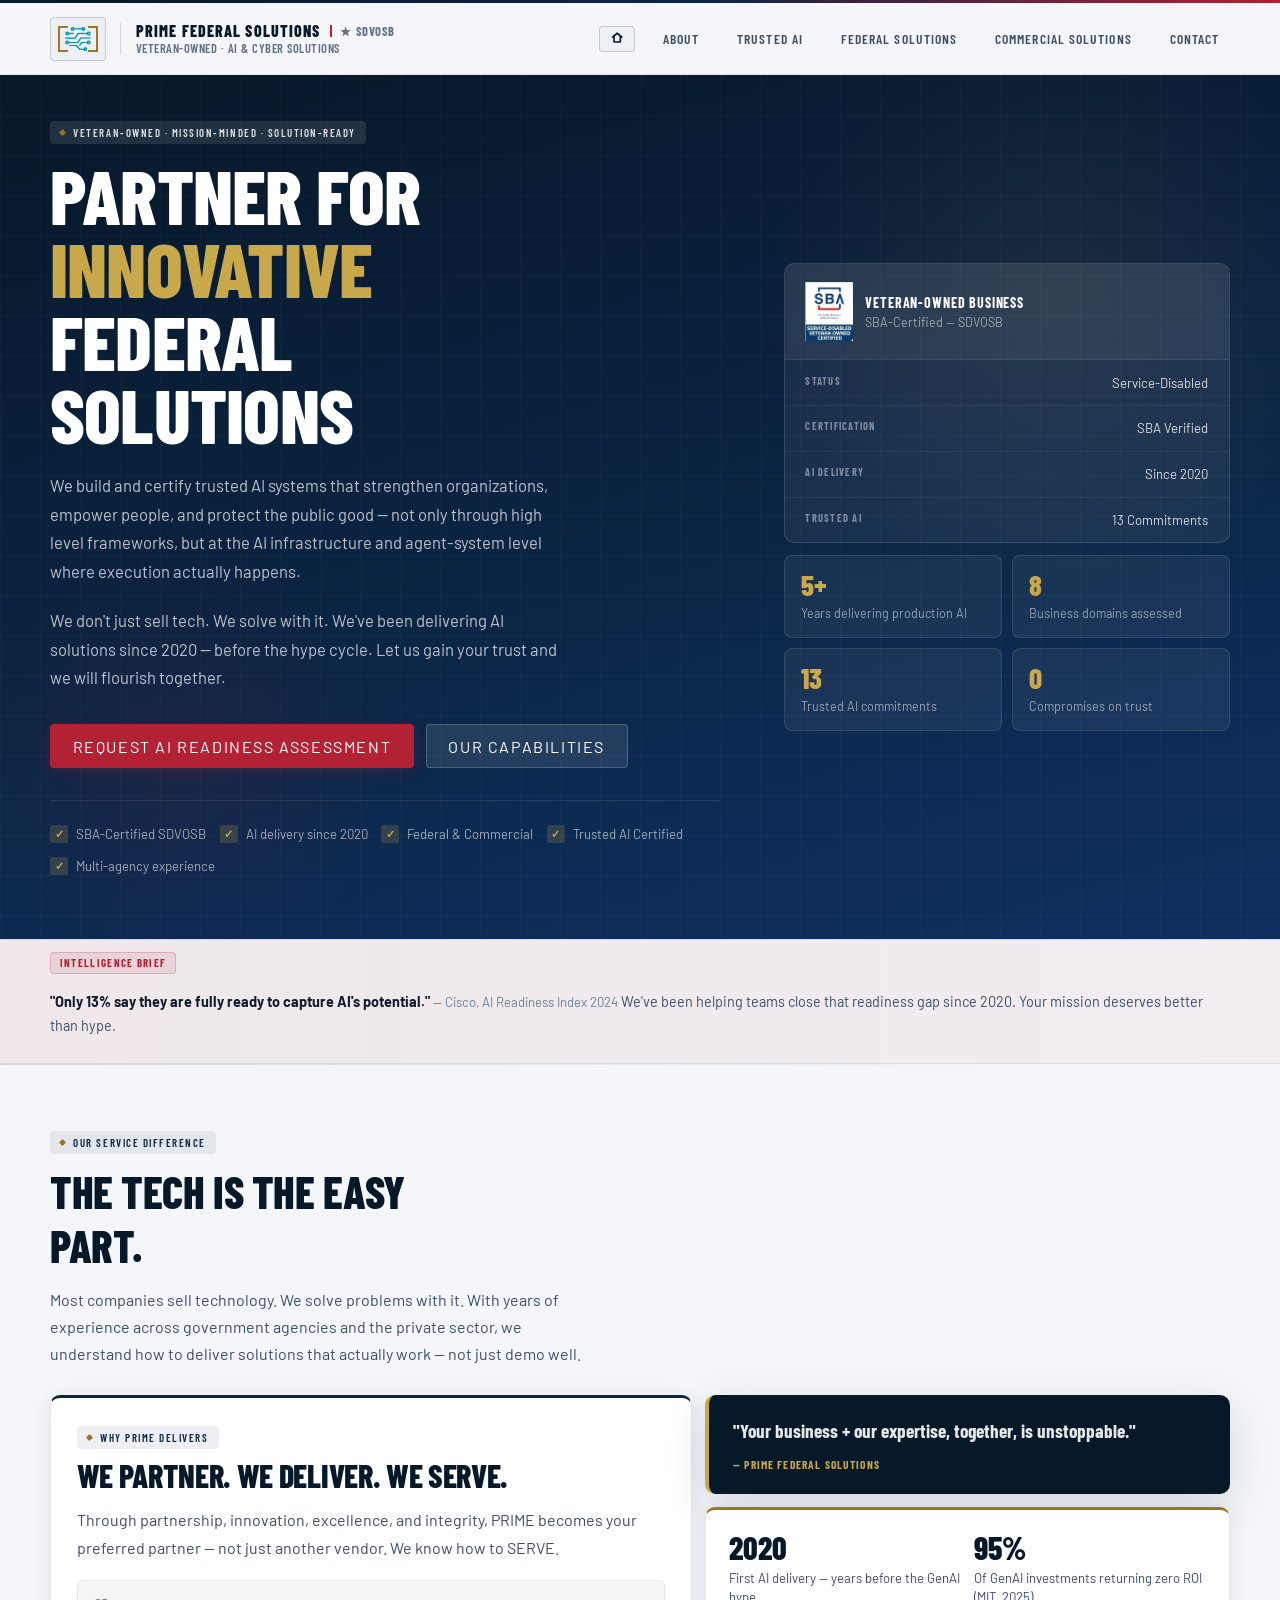
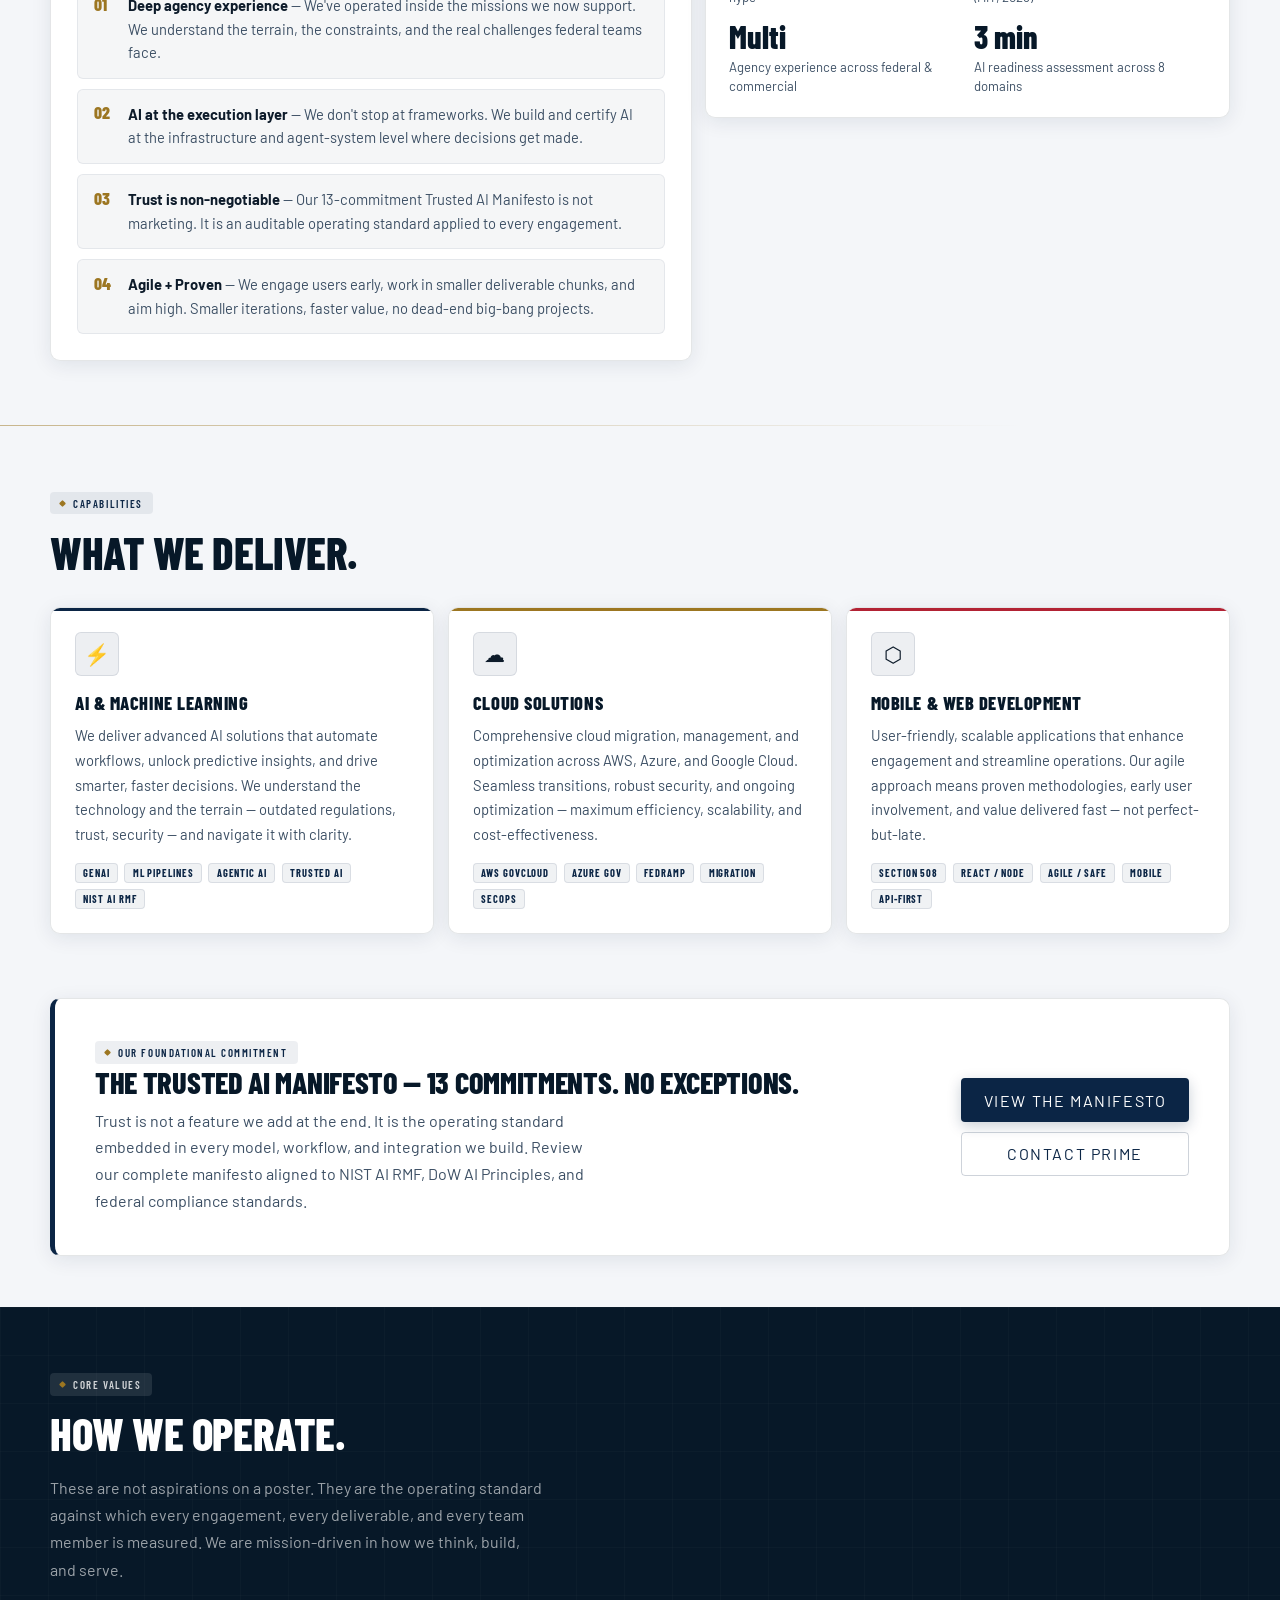
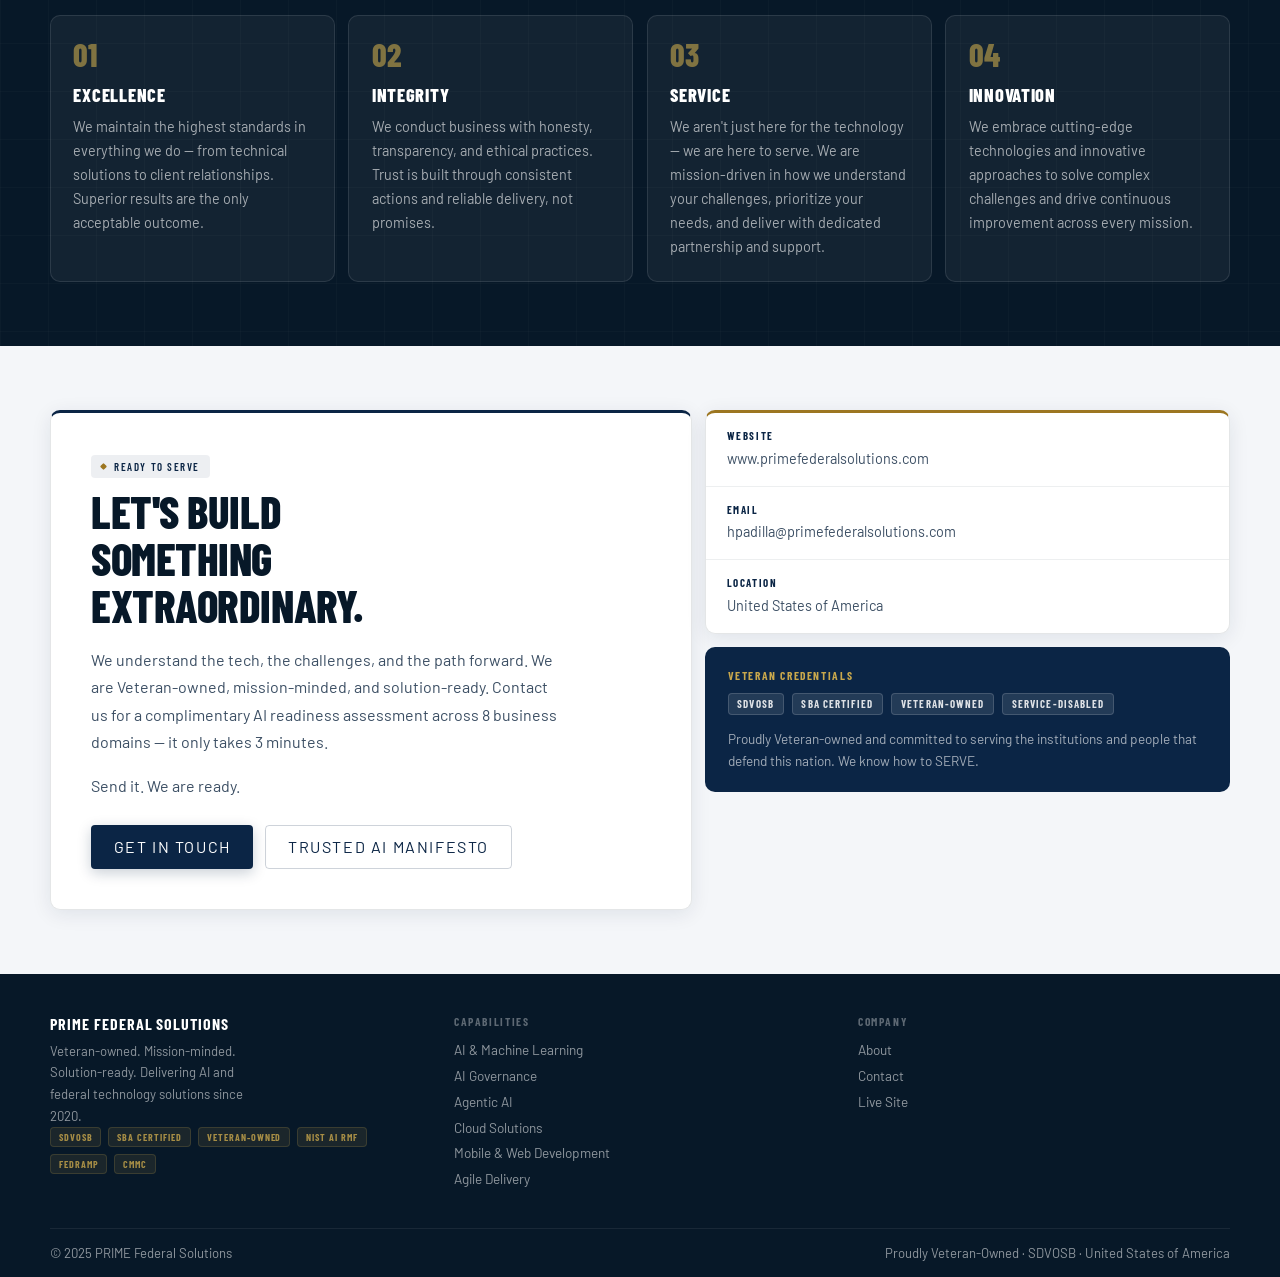
<file: index.html>
<!DOCTYPE html>
<html lang="en">
  <head>
    <meta charset="UTF-8" />
    <meta name="viewport" content="width=device-width, initial-scale=1.0" />
    <title>PRIME Federal Solutions | Veteran-Owned AI &amp; Federal Technology Partner</title>
    <meta
      name="description"
      content="PRIME Federal Solutions — SBA-certified SDVOSB delivering AI, cloud, and software solutions for federal agencies since 2020. Veteran-owned. Mission-minded. Solution-ready."
    />
    <link rel="preconnect" href="https://fonts.googleapis.com" />
    <link rel="preconnect" href="https://fonts.gstatic.com" crossorigin />
    <link
      href="https://fonts.googleapis.com/css2?family=Barlow+Condensed:wght@600;700;800&family=Barlow:ital,wght@0,400;0,500;0,600;1,400&display=swap"
      rel="stylesheet"
    />
    <link rel="stylesheet" href="css/prime.css" />
    <script src="https://identity.netlify.com/v1/netlify-identity-widget.js"></script>
  </head>
  <body data-page="home" data-content-section="home">
    <div class="header-stripe"></div>
    <header class="site-header" id="top">
      <div class="shell header-row">
        <a class="brand" href="index.html" aria-label="PRIME Federal Solutions home">
          <span class="brand-logo-wrap">
            <img src="assets/prime-logo-light-bground.png" alt="PRIME Federal Solutions logo" />
          </span>
          <div class="brand-divider"></div>
          <div class="brand-mark">
            <div class="brand-name-row">
              <strong>PRIME Federal Solutions</strong>
              <span class="brand-sdvosb-inline">SDVOSB</span>
            </div>
            <span class="brand-tagline" data-content-text="site_tagline">Veteran-Owned · AI &amp; Cyber Solutions</span>
          </div>
        </a>

        <button class="nav-toggle" type="button" aria-expanded="false" aria-controls="header-nav">&#9776;</button>

        <nav class="header-nav" id="header-nav" aria-label="Primary navigation">
          <a class="nav-home-badge" href="index.html" aria-label="Home">
            <svg class="nav-home-icon" viewBox="0 0 16 16" aria-hidden="true">
              <path d="M2.75 6.75L8 2.5l5.25 4.25" />
              <path d="M4.5 6.25v6h7v-6" />
            </svg>
          </a>
          <a href="about.html">About</a>
          <a href="trustedai/index.html">Trusted AI</a>
          <a href="federal-solutions.html">Federal Solutions</a>
          <a href="commercial-solutions.html">Commercial Solutions</a>
          <a href="contact.html">Contact</a>
        </nav>
      </div>
    </header>

    <main>
      <section class="hero hero--tight-top" id="overview">
        <div class="hero-grid-bg"></div>
        <div class="shell hero-inner">
          <div class="hero-copy">
            <div class="eyebrow" style="background:rgba(255,255,255,0.1); color:rgba(255,255,255,0.85);" data-content-text="eyebrow">
              Veteran-Owned · Mission-Minded · Solution-Ready
            </div>
            <h1 data-content-html="hero_heading">Partner for<br/><em>Innovative</em> Federal Solutions</h1>
            <p data-content-text="hero_p1">
              We build and certify AI systems that strengthen organizations, empower people, and protect the public good — not only through frameworks, but at the AI infrastructure and agent-system level where execution actually happens.
            </p>
            <p data-content-text="hero_p2">
              We don't just sell tech. We solve with it. We've been delivering AI solutions since 2020 — before the hype cycle. Let us gain your trust and we will flourish together.
            </p>

            <div class="hero-cta">
              <a class="button button-red" href="contact.html" data-content-text="cta_primary">Request AI Readiness Assessment</a>
              <a class="button" style="background:rgba(255,255,255,0.1); border-color:rgba(255,255,255,0.2); color:#fff;" href="federal-solutions.html" data-content-text="cta_secondary">Our Capabilities</a>
            </div>

            <div class="hero-proof" data-content-list="proof_items" data-content-item-class="proof-item" data-content-item-tag="div">
              <div class="proof-item">SBA-Certified SDVOSB</div>
              <div class="proof-item">AI delivery since 2020</div>
              <div class="proof-item">Federal &amp; Commercial</div>
              <div class="proof-item">Trusted AI Certified</div>
              <div class="proof-item">Multi-agency experience</div>
            </div>
          </div>

          <aside class="hero-aside">
            <div class="vet-card">
              <div class="vet-card-header">
                <div class="vet-icon vet-icon--badge">
                  <img src="assets/SBVOC Badge.jpeg" alt="SBVOC badge" />
                </div>
                <div class="vet-card-header-text">
                  <strong>Veteran-Owned Business</strong>
                  <span>SBA-Certified — SDVOSB</span>
                </div>
              </div>
              <div class="vet-card-rows">
                <div class="vet-row">
                  <span class="vet-row-label">Status</span>
                  <span class="vet-row-value">Service-Disabled</span>
                </div>
                <div class="vet-row">
                  <span class="vet-row-label">Certification</span>
                  <span class="vet-row-value">SBA Verified</span>
                </div>
                <div class="vet-row">
                  <span class="vet-row-label">AI Delivery</span>
                  <span class="vet-row-value">Since 2020</span>
                </div>
                <div class="vet-row">
                  <span class="vet-row-label">Trusted AI</span>
                  <span class="vet-row-value">13 Commitments</span>
                </div>
              </div>
            </div>

            <div class="stat-cards">
              <div class="hero-stat">
                <strong data-content-text="stat1_number">3+</strong>
                <span data-content-text="stat1_label">Years delivering production AI</span>
              </div>
              <div class="hero-stat">
                <strong data-content-text="stat2_number">8</strong>
                <span data-content-text="stat2_label">Business domains assessed</span>
              </div>
              <div class="hero-stat">
                <strong data-content-text="stat3_number">13</strong>
                <span data-content-text="stat3_label">Trusted AI commitments</span>
              </div>
              <div class="hero-stat">
                <strong data-content-text="stat4_number">0</strong>
                <span data-content-text="stat4_label">Compromises on trust</span>
              </div>
            </div>
          </aside>
        </div>
      </section>

      <div class="alert-banner">
        <div class="shell alert-inner">
          <span class="alert-tag" data-content-text="alert_tag">Intelligence Brief</span>
          <p class="alert-text">
            <strong data-content-text="alert_quote">"Only 13% say they are fully ready to capture AI's potential."</strong>
            <cite data-content-text="alert_cite"> — Cisco, AI Readiness Index 2024</cite>
            <span data-content-text="alert_cta">We've been helping organizations close that readiness gap since 2020. Your mission deserves better than hype.</span>
          </p>
        </div>
      </div>

      <hr class="rule-navy" />

      <section class="section" id="solutions">
        <div class="shell">
          <div class="section-header-row">
            <div class="section-header" style="margin-bottom:0;">
              <div class="eyebrow">Our Service Difference</div>
              <h2>The Tech Is the Easy Part.</h2>
              <p>Most companies sell technology. We solve problems with it. With years of experience across government agencies and the private sector, we understand how to deliver solutions that actually work — not just demo well.</p>
            </div>
          </div>

          <div class="diff-grid">
            <div class="diff-main">
              <div class="eyebrow">Why PRIME Delivers</div>
              <h3>We Partner. We Deliver. We Serve.</h3>
              <p>
                Through partnership, innovation, excellence, and integrity, PRIME becomes your preferred partner — not just another vendor. We know how to SERVE.
              </p>

              <div class="diff-list">
                <div class="diff-item">
                  <span class="diff-num">01</span>
                  <p><strong>Deep agency experience</strong> — We've operated inside the missions we now support. We understand the terrain, the constraints, and the real challenges federal teams face.</p>
                </div>
                <div class="diff-item">
                  <span class="diff-num">02</span>
                  <p><strong>AI at the execution layer</strong> — We don't stop at frameworks. We build and certify AI at the infrastructure and agent-system level where decisions get made.</p>
                </div>
                <div class="diff-item">
                  <span class="diff-num">03</span>
                  <p><strong>Trust is non-negotiable</strong> — Our 13-commitment Trusted AI Manifesto is not marketing. It is an auditable operating standard applied to every engagement.</p>
                </div>
                <div class="diff-item">
                  <span class="diff-num">04</span>
                  <p><strong>Agile + Proven</strong> — We engage users early, work in smaller deliverable chunks, and aim high. Smaller iterations, faster value, no dead-end big-bang projects.</p>
                </div>
              </div>
            </div>

            <div class="diff-aside">
              <div class="diff-quote">
                <blockquote>"Your business + our expertise, together, is unstoppable."</blockquote>
                <cite>— PRIME Federal Solutions</cite>
              </div>
              <div class="diff-years">
                <div class="diff-year-stat">
                  <strong>2020</strong>
                  <span>First AI delivery — years before the GenAI hype</span>
                </div>
                <div class="diff-year-stat">
                  <strong>95%</strong>
                  <span>Of GenAI investments returning zero ROI (MIT, 2025)</span>
                </div>
                <div class="diff-year-stat">
                  <strong>Multi</strong>
                  <span>Agency experience across federal &amp; commercial</span>
                </div>
                <div class="diff-year-stat">
                  <strong>3 min</strong>
                  <span>AI readiness assessment across 8 domains</span>
                </div>
              </div>
            </div>
          </div>
        </div>
      </section>

      <hr class="rule-gold" />

      <section class="section" id="services">
        <div class="shell">
          <div class="section-header-row">
            <div class="section-header" style="margin-bottom:0;">
              <div class="eyebrow">Capabilities</div>
              <h2>What We Deliver.</h2>
            </div>
          </div>

          <div class="services-grid">
            <div class="service-card">
              <div class="service-icon">&#9889;</div>
              <h3>AI &amp; Machine Learning</h3>
              <p>
                We deliver advanced AI solutions that automate workflows, unlock predictive insights, and drive smarter, faster decisions. We understand the technology and the terrain — outdated regulations, trust, security — and navigate it with clarity.
              </p>
              <div class="service-tags">
                <span class="tag">GenAI</span>
                <span class="tag">ML Pipelines</span>
                <span class="tag">Agentic AI</span>
                <span class="tag">Trusted AI</span>
                <span class="tag">NIST AI RMF</span>
              </div>
            </div>

            <div class="service-card">
              <div class="service-icon">&#9729;</div>
              <h3>Cloud Solutions</h3>
              <p>
                Comprehensive cloud migration, management, and optimization across AWS, Azure, and Google Cloud. Seamless transitions, robust security, and ongoing optimization — maximum efficiency, scalability, and cost-effectiveness.
              </p>
              <div class="service-tags">
                <span class="tag">AWS GovCloud</span>
                <span class="tag">Azure Gov</span>
                <span class="tag">FedRAMP</span>
                <span class="tag">Migration</span>
                <span class="tag">SecOps</span>
              </div>
            </div>

            <div class="service-card">
              <div class="service-icon">&#11041;</div>
              <h3>Mobile &amp; Web Development</h3>
              <p>
                User-friendly, scalable applications that enhance engagement and streamline operations. Our agile approach means proven methodologies, early user involvement, and value delivered fast — not perfect-but-late.
              </p>
              <div class="service-tags">
                <span class="tag">Section 508</span>
                <span class="tag">React / Node</span>
                <span class="tag">Agile / SAFe</span>
                <span class="tag">Mobile</span>
                <span class="tag">API-first</span>
              </div>
            </div>
          </div>
        </div>
      </section>

      <div style="padding: 0 0 clamp(2rem, 4vw, 3.5rem);">
        <div class="shell">
          <div class="trustedai-cta">
            <div>
              <div class="eyebrow">Our Foundational Commitment</div>
              <h3>The Trusted AI Manifesto — 13 Commitments. No Exceptions.</h3>
              <p>
                Trust is not a feature we add at the end. It is the operating standard embedded in every model, workflow, and integration we build. Review our complete manifesto aligned to NIST AI RMF, DoW AI Principles, and federal compliance standards.
              </p>
            </div>
            <div class="trustedai-cta-actions">
              <a class="button button-primary" href="trustedai/index.html">View the Manifesto</a>
              <a class="button button-ghost" href="contact.html">Contact PRIME</a>
            </div>
          </div>
        </div>
      </div>

      <section class="values-section" id="values">
        <div class="shell values-inner">
          <div class="values-header">
            <div class="eyebrow" style="background:rgba(255,255,255,0.1); color:rgba(255,255,255,0.8);">Core Values</div>
            <h2>How We Operate.</h2>
            <p>These are not aspirations on a poster. They are the operating standard against which every engagement, every deliverable, and every team member is measured. We are mission-driven in how we think, build, and serve.</p>
          </div>

          <div class="values-grid">
            <div class="value-card">
              <div class="value-num">01</div>
              <h3>Excellence</h3>
              <p>We maintain the highest standards in everything we do — from technical solutions to client relationships. Superior results are the only acceptable outcome.</p>
            </div>
            <div class="value-card">
              <div class="value-num">02</div>
              <h3>Integrity</h3>
              <p>We conduct business with honesty, transparency, and ethical practices. Trust is built through consistent actions and reliable delivery, not promises.</p>
            </div>
            <div class="value-card">
              <div class="value-num">03</div>
              <h3>Service</h3>
              <p>We aren't just here for the technology — we are here to serve. We are mission-driven in how we understand your challenges, prioritize your needs, and deliver with dedicated partnership and support.</p>
            </div>
            <div class="value-card">
              <div class="value-num">04</div>
              <h3>Innovation</h3>
              <p>We embrace cutting-edge technologies and innovative approaches to solve complex challenges and drive continuous improvement across every mission.</p>
            </div>
          </div>
        </div>
      </section>

      <section class="contact-section" id="contact">
        <div class="shell contact-grid">
          <div class="contact-main">
            <div class="eyebrow">Ready to Serve</div>
            <h2>Let's Build Something Extraordinary.</h2>
            <p>
              We understand the tech, the challenges, and the path forward. We are Veteran-owned, mission-minded, and solution-ready. Contact us for a complimentary AI readiness assessment across 8 business domains — it only takes 3 minutes.
            </p>
            <p>Send it. We are ready.</p>
            <div class="contact-actions">
              <a class="button button-primary" href="contact.html">Get in Touch</a>
              <a class="button button-ghost" href="trustedai/index.html">Trusted AI Manifesto</a>
            </div>
          </div>

          <div class="contact-aside-panel">
            <div class="contact-info-card">
              <div class="info-row">
                <strong>Website</strong>
                <a href="https://www.primefederalsolutions.com">www.primefederalsolutions.com</a>
              </div>
              <div class="info-row">
                <strong>Email</strong>
                <a href="mailto:hpadilla@primefederalsolutions.com">hpadilla@primefederalsolutions.com</a>
              </div>
              <div class="info-row">
                <strong>Location</strong>
                <span>United States of America</span>
              </div>
            </div>

            <div class="contact-vet-card">
              <strong>Veteran Credentials</strong>
              <div class="vet-certs">
                <span class="vet-cert">SDVOSB</span>
                <span class="vet-cert">SBA Certified</span>
                <span class="vet-cert">Veteran-Owned</span>
                <span class="vet-cert">Service-Disabled</span>
              </div>
              <p>Proudly Veteran-owned and committed to serving the institutions and people that defend this nation. We know how to SERVE.</p>
            </div>
          </div>
        </div>
      </section>
    </main>

    <footer class="site-footer">
      <div class="shell">
        <div class="footer-main">
          <div class="footer-brand">
            <strong>PRIME Federal Solutions</strong>
            <p>Veteran-owned. Mission-minded. Solution-ready. Delivering AI and federal technology solutions since 2020.</p>
            <div class="footer-creds">
              <span class="footer-cred">SDVOSB</span>
              <span class="footer-cred">SBA Certified</span>
              <span class="footer-cred">Veteran-Owned</span>
              <span class="footer-cred">NIST AI RMF</span>
              <span class="footer-cred">FedRAMP</span>
              <span class="footer-cred">CMMC</span>
            </div>
          </div>

          <div class="footer-col">
            <h4>Capabilities</h4>
            <a href="index.html#solutions">AI &amp; Machine Learning</a>
            <a href="index.html#solutions">AI Governance</a>
            <a href="index.html#solutions">Agentic AI</a>
            <a href="index.html#solutions">Cloud Solutions</a>
            <a href="index.html#solutions">Mobile &amp; Web Development</a>
            <a href="index.html#solutions">Agile Delivery</a>
          </div>

          <div class="footer-col">
            <h4>Company</h4>
            <a href="about.html">About</a>
            <a href="contact.html">Contact</a>
            <a href="https://www.primefederalsolutions.com">Live Site</a>
          </div>
        </div>

        <div class="footer-bottom">
          <span>© 2025 PRIME Federal Solutions</span>
          <span>Proudly Veteran-Owned · SDVOSB · United States of America</span>
        </div>
      </div>
    </footer>

    <script src="/js/site-content.js"></script>
    <script>
      (function() {
        var header = document.querySelector(".site-header");
        var navToggle = document.querySelector(".nav-toggle");
        if (navToggle && header) {
          navToggle.addEventListener("click", function() {
            var isOpen = header.getAttribute("data-open") === "true";
            header.setAttribute("data-open", String(!isOpen));
            navToggle.setAttribute("aria-expanded", String(!isOpen));
          });
        }
      })();
    </script>
    <script>
      // Netlify Identity redirect helper
      if (window.netlifyIdentity) {
        window.netlifyIdentity.on("init", user => {
          if (!user) {
            window.netlifyIdentity.on("login", () => { document.location.href = "/admin/"; });
          }
        });
      }
    </script>
  </body>
</html>
</file>
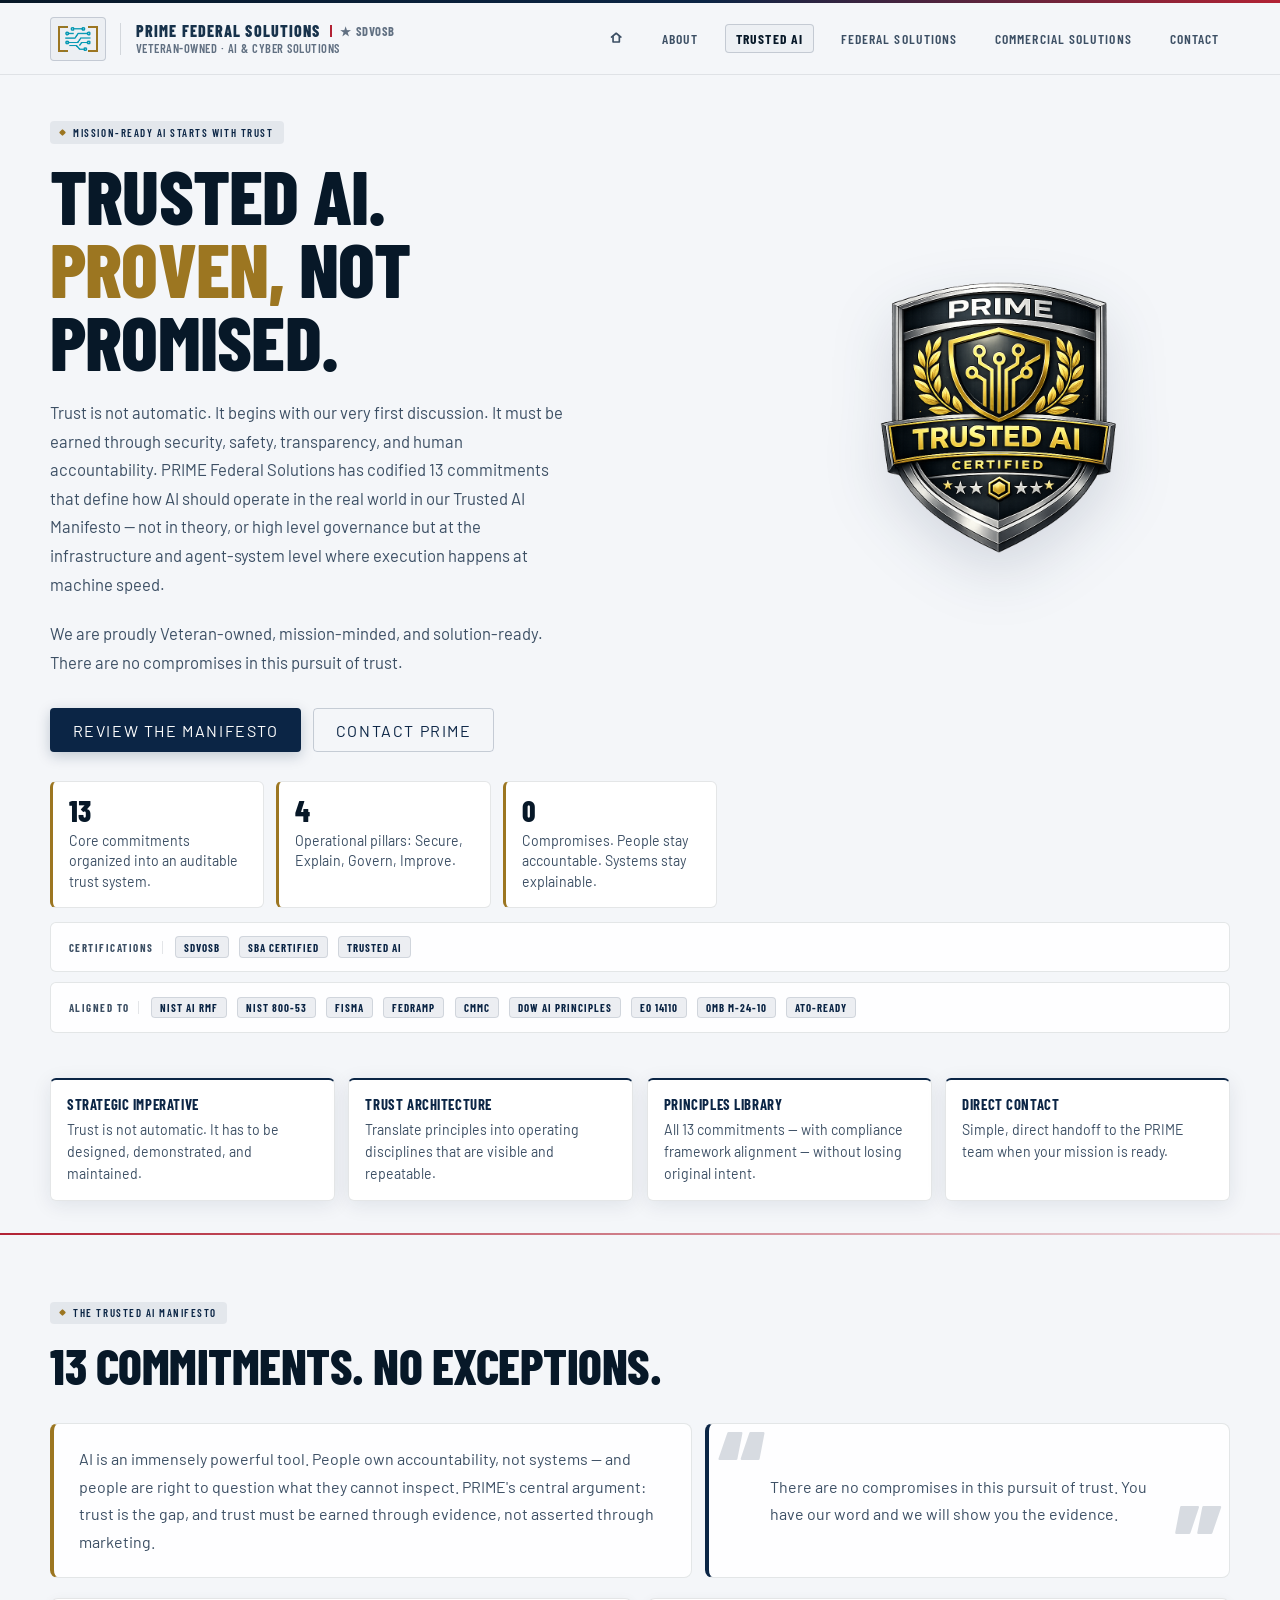
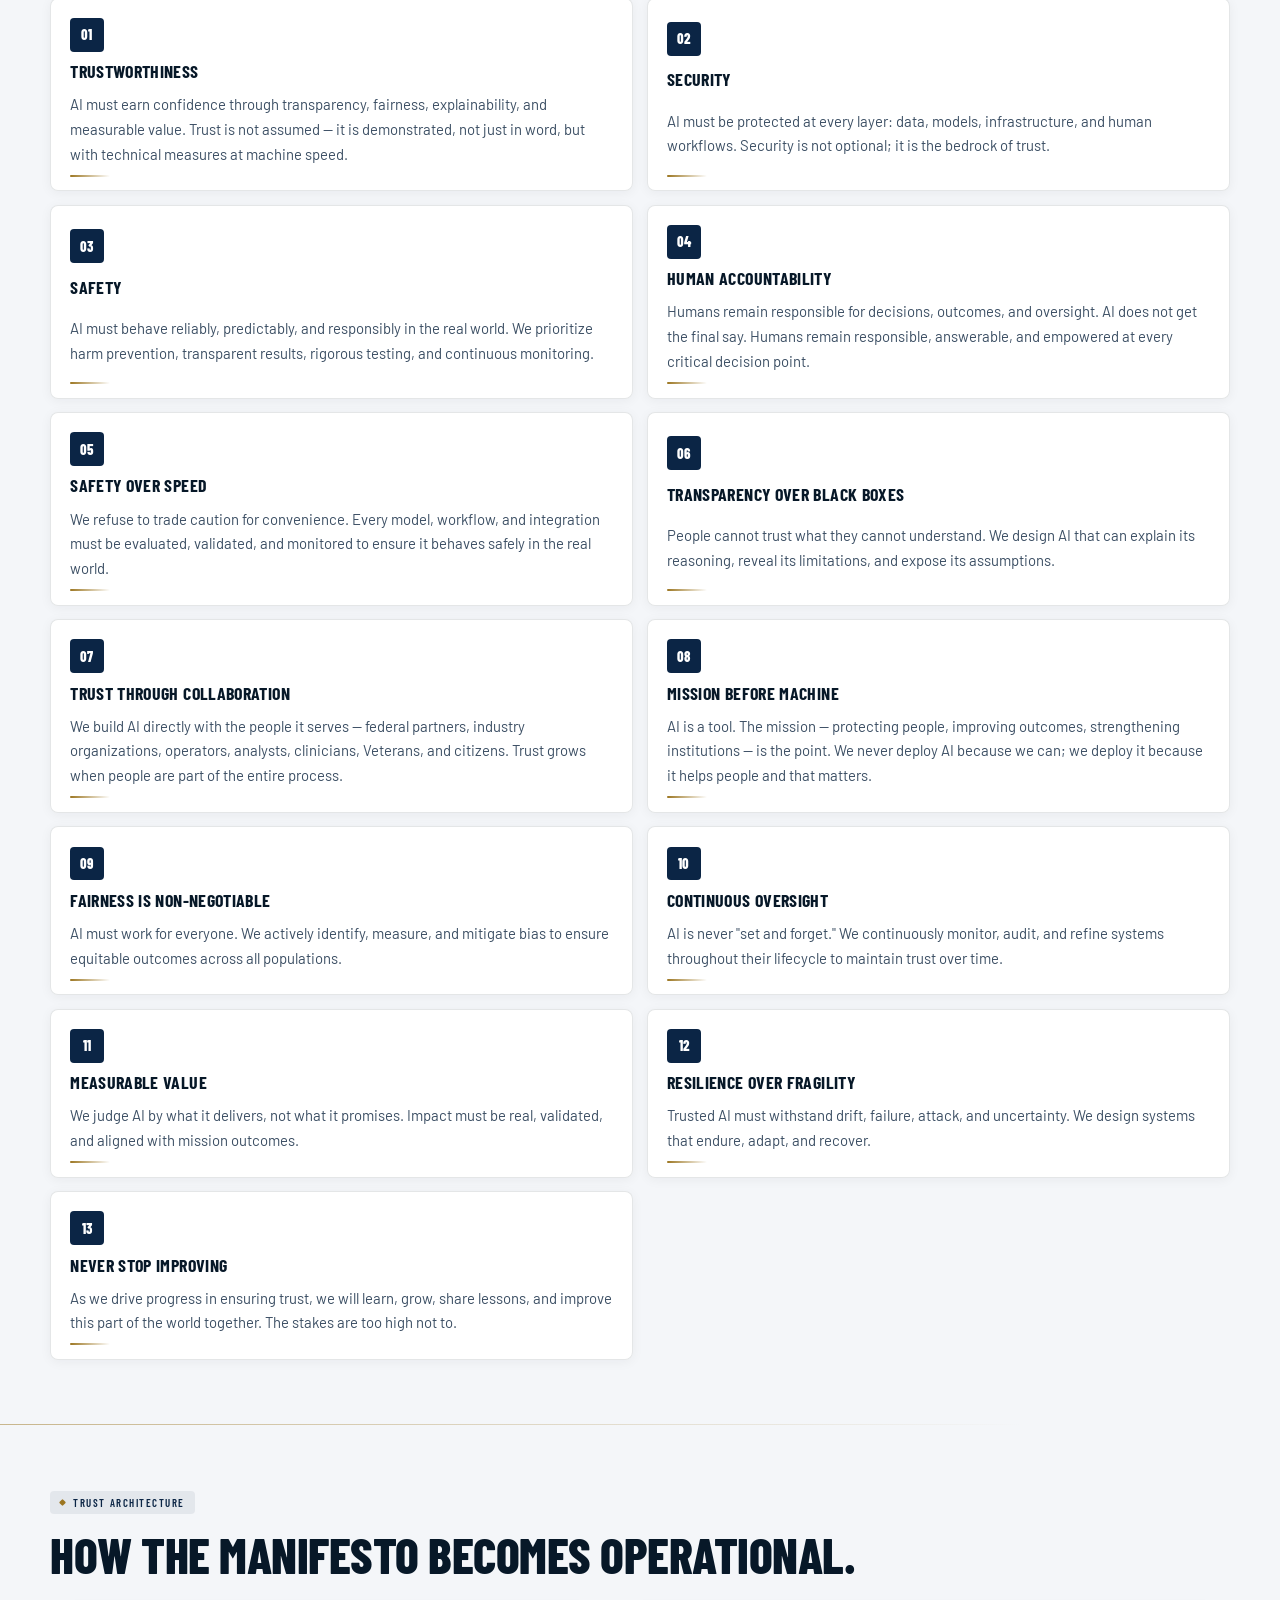
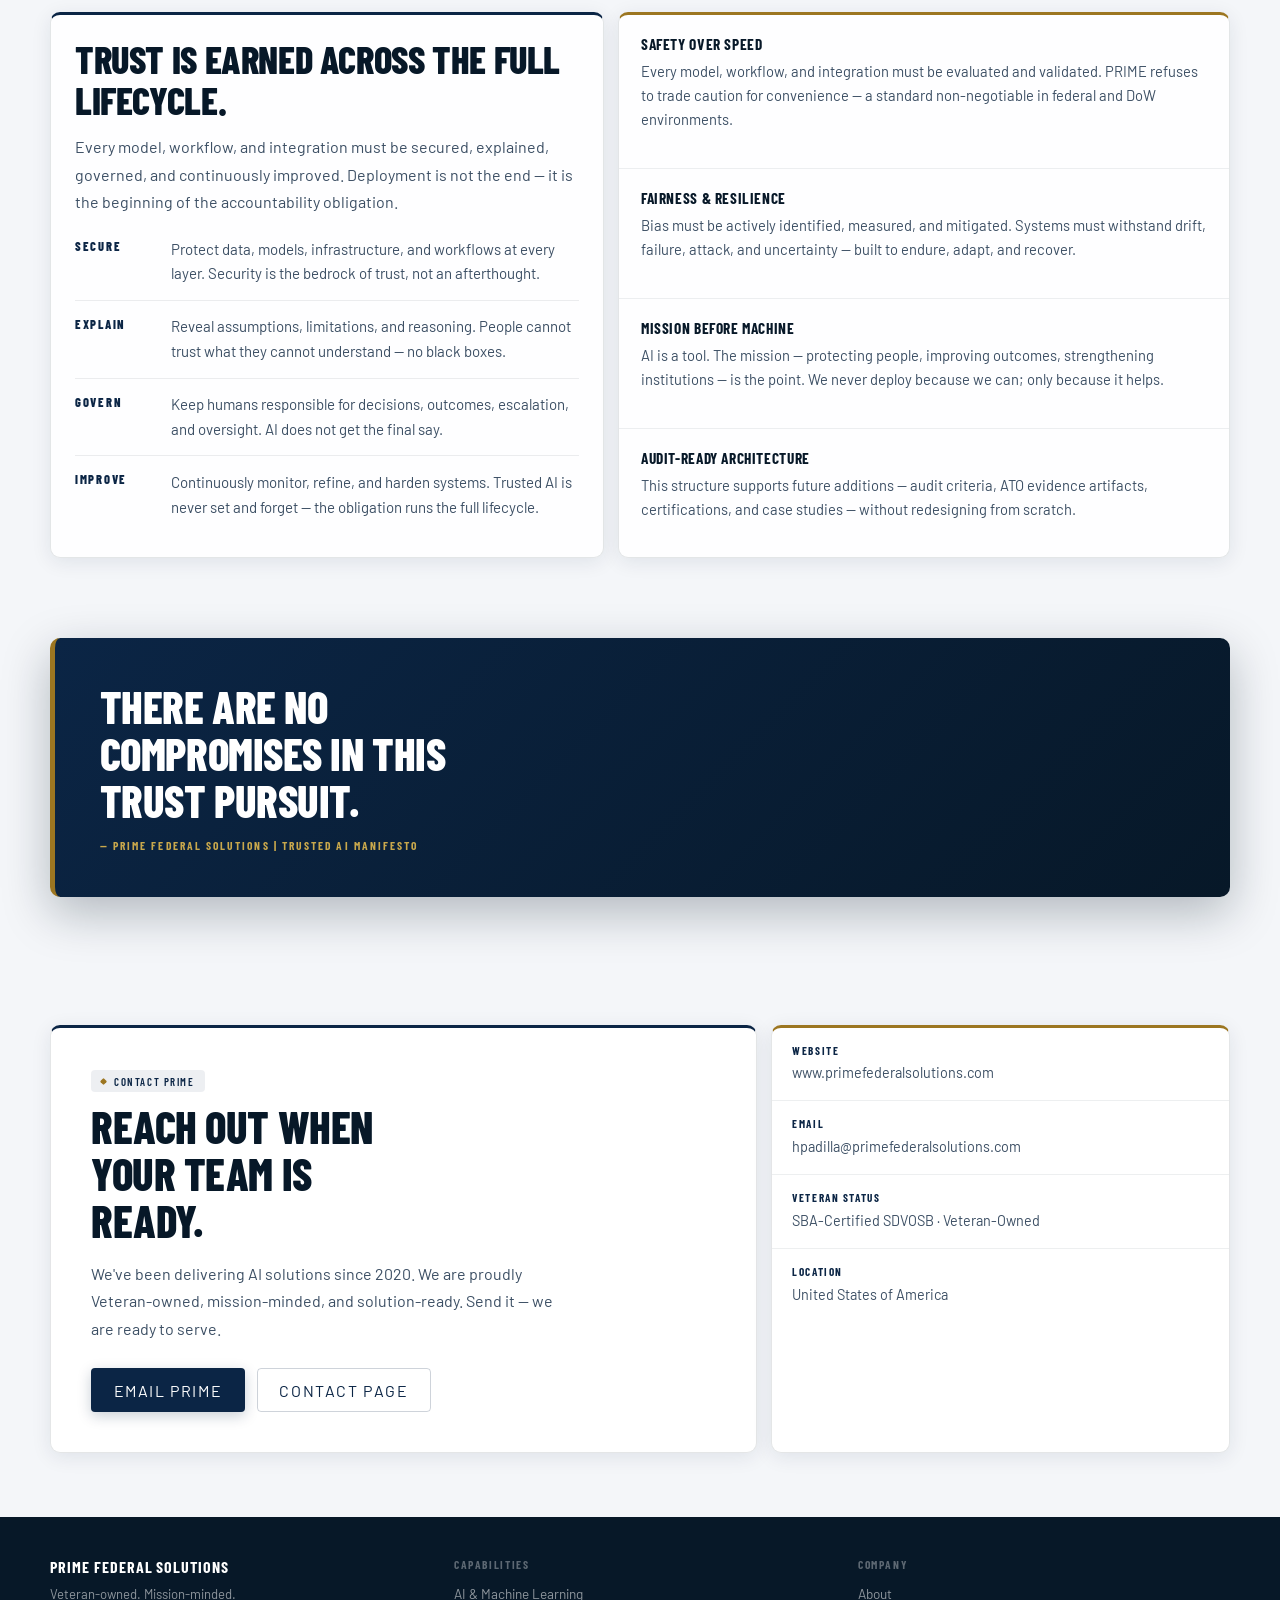
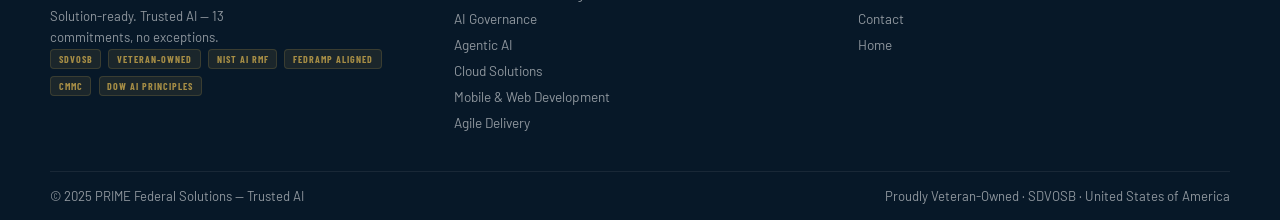
<file: trustedai/index.html>
<!DOCTYPE html>
<html lang="en">
  <head>
    <meta charset="UTF-8" />
    <meta name="viewport" content="width=device-width, initial-scale=1.0" />
    <title>Trusted AI | PRIME Federal Solutions</title>
    <meta
      name="description"
      content="PRIME Federal Solutions Trusted AI Manifesto — 13 commitments to security, safety, transparency, fairness, resilience, and human accountability in federal AI systems."
    />
    <link rel="preconnect" href="https://fonts.googleapis.com" />
    <link rel="preconnect" href="https://fonts.gstatic.com" crossorigin />
    <link
      href="https://fonts.googleapis.com/css2?family=Barlow+Condensed:wght@600;700;800&family=Barlow:ital,wght@0,400;0,500;0,600;1,400&display=swap"
      rel="stylesheet"
    />
    <link rel="stylesheet" href="../css/prime.css" />
  </head>
  <body data-page="trustedai" data-content-section="trusted_ai">
    <div class="header-stripe"></div>
    <header class="site-header" id="top">
      <div class="shell header-row">
        <a class="brand" href="../index.html" aria-label="PRIME Federal Solutions home">
          <span class="brand-logo-wrap">
            <img src="../assets/prime-logo-light-bground.png" alt="PRIME Federal Solutions logo" />
          </span>
          <div class="brand-divider"></div>
          <div class="brand-mark">
            <div class="brand-name-row">
              <strong>PRIME Federal Solutions</strong>
              <span class="brand-sdvosb-inline">SDVOSB</span>
            </div>
            <span class="brand-tagline">Veteran-Owned · AI &amp; Cyber Solutions</span>
          </div>
        </a>

        <button class="nav-toggle" type="button" aria-expanded="false" aria-controls="header-nav">&#9776;</button>

        <nav class="header-nav" id="header-nav" aria-label="Primary navigation">
          <a class="nav-home-badge" href="../index.html" aria-label="Home">
            <svg class="nav-home-icon" viewBox="0 0 16 16" aria-hidden="true">
              <path d="M2.75 6.75L8 2.5l5.25 4.25" />
              <path d="M4.5 6.25v6h7v-6" />
            </svg>
          </a>
          <a href="../about.html">About</a>
          <a href="index.html">Trusted AI</a>
          <a href="../federal-solutions.html">Federal Solutions</a>
          <a href="../commercial-solutions.html">Commercial Solutions</a>
          <a href="../contact.html">Contact</a>
        </nav>
      </div>
    </header>

    <main>
      <section class="hero hero--light hero--tight-top" id="overview">
        <div class="shell hero-grid">
          <div class="hero-copy">
            <div class="eyebrow" data-content-text="eyebrow">Mission-Ready AI Starts With Trust</div>
            <h1 data-content-html="hero_heading">Trusted AI.<br/><em>Proven,</em> Not Promised.</h1>
            <p data-content-text="body_p1">
              Trust is not automatic. It begins with our very first discussion. It must be earned through security, safety, transparency, and human accountability. PRIME Federal Solutions has codified 13 commitments that define how AI should operate in federal missions — not in theory, but at the infrastructure and agent-system level where execution happens.
            </p>
            <p data-content-text="body_p2">
              We are proudly Veteran-owned, mission-minded, and solution-ready. There are no compromises in this pursuit of trust.
            </p>

            <div class="hero-cta">
              <a class="button button-primary" href="#manifesto" data-content-text="cta_primary">Review the Manifesto</a>
              <a class="button button-secondary" href="mailto:hpadilla@primefederalsolutions.com" data-content-text="cta_secondary">Contact PRIME</a>
            </div>

            <div class="hero-notes">
              <div class="stat-chip">
                <strong>13</strong>
                <span>Core commitments organized into an auditable trust system.</span>
              </div>
              <div class="stat-chip">
                <strong>4</strong>
                <span>Operational pillars: Secure, Explain, Govern, Improve.</span>
              </div>
              <div class="stat-chip">
                <strong>0</strong>
                <span>Compromises. People stay accountable. Systems stay explainable.</span>
              </div>
            </div>
          </div>

          <aside class="hero-panel">
            <div class="panel-badge">
              <img src="../assets/trusted-ai-badge.png" alt="Trusted AI certified badge"
                   onerror="this.style.display='none'; var f=this.nextElementSibling; if(f) f.style.display='block';" />
              <span class="panel-badge-fallback" style="display:none;">Trusted AI</span>
            </div>
          </aside>
        </div>

        <div class="shell" style="padding-bottom: 2rem;">
          <div class="standards-bar">
            <div class="standards-stack">
              <div class="standards-inner">
                <span class="standards-label">Certifications</span>
                <span class="std-tag">SDVOSB</span>
                <span class="std-tag">SBA Certified</span>
                <span class="std-tag">Trusted AI</span>
              </div>
              <div class="standards-inner">
                <span class="standards-label">Aligned To</span>
                <span class="std-tag">NIST AI RMF</span>
                <span class="std-tag">NIST 800-53</span>
                <span class="std-tag">FISMA</span>
                <span class="std-tag">FedRAMP</span>
                <span class="std-tag">CMMC</span>
                <span class="std-tag">DoW AI Principles</span>
                <span class="std-tag">EO 14110</span>
                <span class="std-tag">OMB M-24-10</span>
                <span class="std-tag">ATO-Ready</span>
              </div>
            </div>
          </div>

          <div class="quick-links">
            <a class="quick-link" href="#manifesto">
              <strong>Strategic Imperative</strong>
              <span>Trust is not automatic. It has to be designed, demonstrated, and maintained.</span>
            </a>
            <a class="quick-link" href="#framework">
              <strong>Trust Architecture</strong>
              <span>Translate principles into operating disciplines that are visible and repeatable.</span>
            </a>
            <a class="quick-link" href="#manifesto">
              <strong>Principles Library</strong>
              <span>All 13 commitments — with compliance framework alignment — without losing original intent.</span>
            </a>
            <a class="quick-link" href="#contact">
              <strong>Direct Contact</strong>
              <span>Simple, direct handoff to the PRIME team when your mission is ready.</span>
            </a>
          </div>
        </div>
      </section>

      <hr class="rule-red" />

      <section class="section" id="manifesto">
        <div class="shell">
          <div class="section-header section-header--grid">
            <div>
              <div class="eyebrow">The Trusted AI Manifesto</div>
              <h2>13 Commitments. No Exceptions.</h2>
            </div>
          </div>

          <div class="manifesto-intro">
            <div class="manifesto-lead">
              <p>
                AI is an immensely powerful tool. People own accountability, not systems — and people are right to question what they cannot inspect. PRIME's central argument: trust is the gap, and trust must be earned through evidence, not asserted through marketing.
              </p>
            </div>
            <div class="manifesto-callout">
              <p>There are no compromises in this pursuit of trust. You have our word and we will show you the evidence.</p>
            </div>
          </div>

          <div class="principles-grid" id="principles-grid"></div>
        </div>
      </section>

      <hr class="rule-gold" />

      <section class="section" id="framework">
        <div class="shell">
          <div class="section-header section-header--grid">
            <div>
              <div class="eyebrow">Trust Architecture</div>
              <h2>How the Manifesto Becomes Operational.</h2>
            </div>
          </div>

          <div class="framework">
            <div class="framework-main">
              <h3>Trust is earned across the full lifecycle.</h3>
              <p>
                Every model, workflow, and integration must be secured, explained, governed, and continuously improved. Deployment is not the end — it is the beginning of the accountability obligation.
              </p>

              <div class="framework-band">
                <div class="band-row">
                  <div class="band-label">Secure</div>
                  <p>Protect data, models, infrastructure, and workflows at every layer. Security is the bedrock of trust, not an afterthought.</p>
                </div>
                <div class="band-row">
                  <div class="band-label">Explain</div>
                  <p>Reveal assumptions, limitations, and reasoning. People cannot trust what they cannot understand — no black boxes.</p>
                </div>
                <div class="band-row">
                  <div class="band-label">Govern</div>
                  <p>Keep humans responsible for decisions, outcomes, escalation, and oversight. AI does not get the final say.</p>
                </div>
                <div class="band-row">
                  <div class="band-label">Improve</div>
                  <p>Continuously monitor, refine, and harden systems. Trusted AI is never set and forget — the obligation runs the full lifecycle.</p>
                </div>
              </div>
            </div>

            <div class="framework-stack">
              <div class="stack-card">
                <strong>Safety Over Speed</strong>
                <p>
                  Every model, workflow, and integration must be evaluated and validated. PRIME refuses to trade caution for convenience — a standard non-negotiable in federal and DoW environments.
                </p>
              </div>
              <div class="stack-card">
                <strong>Fairness &amp; Resilience</strong>
                <p>
                  Bias must be actively identified, measured, and mitigated. Systems must withstand drift, failure, attack, and uncertainty — built to endure, adapt, and recover.
                </p>
              </div>
              <div class="stack-card">
                <strong>Mission Before Machine</strong>
                <p>
                  AI is a tool. The mission — protecting people, improving outcomes, strengthening institutions — is the point. We never deploy because we can; only because it helps.
                </p>
              </div>
              <div class="stack-card">
                <strong>Audit-Ready Architecture</strong>
                <p>
                  This structure supports future additions — audit criteria, ATO evidence artifacts, certifications, and case studies — without redesigning from scratch.
                </p>
              </div>
            </div>
          </div>
        </div>
      </section>

      <section class="section quote-section">
        <div class="shell">
          <div class="quote-panel">
            <div class="quote-inner">
              <p>There are no compromises in this trust pursuit.</p>
              <span>— PRIME Federal Solutions | Trusted AI Manifesto</span>
            </div>
          </div>
        </div>
      </section>

      <section class="section" id="contact">
        <div class="shell contact">
          <div class="contact-panel">
            <div class="eyebrow">Contact PRIME</div>
            <h2>Reach Out When Your Team Is Ready.</h2>
            <p>
              We've been delivering AI solutions since 2020. We are proudly Veteran-owned, mission-minded, and solution-ready. Send it — we are ready to serve.
            </p>
            <div class="contact-actions">
              <a class="button button-primary" href="mailto:hpadilla@primefederalsolutions.com">Email PRIME</a>
              <a class="button button-secondary" href="../contact.html">Contact Page</a>
            </div>
          </div>

          <aside class="contact-aside">
            <div class="aside-row">
              <strong>Website</strong>
              <a href="https://www.primefederalsolutions.com/trustedai">www.primefederalsolutions.com</a>
            </div>
            <div class="aside-row">
              <strong>Email</strong>
              <a href="mailto:hpadilla@primefederalsolutions.com">hpadilla@primefederalsolutions.com</a>
            </div>
            <div class="aside-row">
              <strong>Veteran Status</strong>
              <span>SBA-Certified SDVOSB · Veteran-Owned</span>
            </div>
            <div class="aside-row">
              <strong>Location</strong>
              <span>United States of America</span>
            </div>
          </aside>
        </div>
      </section>
    </main>

    <footer class="site-footer">
      <div class="shell">
        <div class="footer-main">
          <div class="footer-brand">
            <strong>PRIME Federal Solutions</strong>
            <p>Veteran-owned. Mission-minded. Solution-ready. Trusted AI — 13 commitments, no exceptions.</p>
            <div class="footer-creds">
              <span class="footer-cred">SDVOSB</span>
              <span class="footer-cred">Veteran-Owned</span>
              <span class="footer-cred">NIST AI RMF</span>
              <span class="footer-cred">FedRAMP Aligned</span>
              <span class="footer-cred">CMMC</span>
              <span class="footer-cred">DoW AI Principles</span>
            </div>
          </div>

          <div class="footer-col">
            <h4>Capabilities</h4>
            <a href="../index.html#solutions">AI &amp; Machine Learning</a>
            <a href="../index.html#solutions">AI Governance</a>
            <a href="../index.html#solutions">Agentic AI</a>
            <a href="../index.html#solutions">Cloud Solutions</a>
            <a href="../index.html#solutions">Mobile &amp; Web Development</a>
            <a href="../index.html#solutions">Agile Delivery</a>
          </div>

          <div class="footer-col">
            <h4>Company</h4>
            <a href="../about.html">About</a>
            <a href="../contact.html">Contact</a>
            <a href="../index.html">Home</a>
          </div>
        </div>

        <div class="footer-bottom">
          <span>© 2025 PRIME Federal Solutions — Trusted AI</span>
          <span>Proudly Veteran-Owned · SDVOSB · United States of America</span>
        </div>
      </div>
    </footer>

    <script src="/js/site-content.js"></script>
    <script>
      (function() {
        var principles = [
          { title: "Trustworthiness", std: "NIST AI RMF: GOVERN", body: "AI must earn confidence through transparency, fairness, explainability, and measurable value. Trust is not assumed — it is demonstrated, not just in word, but with technical measures at machine speed." },
          { title: "Security", std: "NIST 800-53 · RA/SC", body: "AI must be protected at every layer: data, models, infrastructure, and human workflows. Security is not optional; it is the bedrock of trust." },
          { title: "Safety", std: "NIST AI RMF: MAP", body: "AI must behave reliably, predictably, and responsibly in the real world. We prioritize harm prevention, transparent results, rigorous testing, and continuous monitoring." },
          { title: "Human Accountability", std: "DoW AI Principles", body: "Humans remain responsible for decisions, outcomes, and oversight. AI does not get the final say. Humans remain responsible, answerable, and empowered at every critical decision point." },
          { title: "Safety Over Speed", std: "CMMC · FedRAMP", body: "We refuse to trade caution for convenience. Every model, workflow, and integration must be evaluated, validated, and monitored to ensure it behaves safely in the real world." },
          { title: "Transparency Over Black Boxes", std: "NIST AI RMF: EXPLAIN", body: "People cannot trust what they cannot understand. We design AI that can explain its reasoning, reveal its limitations, and expose its assumptions." },
          { title: "Trust Through Collaboration", std: "FISMA · ATO Guidance", body: "We build AI directly with the people it serves — federal partners, industry organizations, operators, analysts, clinicians, Veterans, and citizens. Trust grows when people are part of the entire process." },
          { title: "Mission Before Machine", std: "OMB M-24-10", body: "AI is a tool. The mission — protecting people, improving outcomes, strengthening institutions — is the point. We never deploy AI because we can; we deploy it because it helps people and that matters." },
          { title: "Fairness is Non-Negotiable", std: "EO 14110 · AI EO", body: "AI must work for everyone. We actively identify, measure, and mitigate bias to ensure equitable outcomes across all populations." },
          { title: "Continuous Oversight", std: "NIST AI RMF: MEASURE", body: "AI is never \"set and forget.\" We continuously monitor, audit, and refine systems throughout their lifecycle to maintain trust over time." },
          { title: "Measurable Value", std: "FISMA · OMB A-11", body: "We judge AI by what it delivers, not what it promises. Impact must be real, validated, and aligned with mission outcomes." },
          { title: "Resilience Over Fragility", std: "NIST 800-53 · CP/IR", body: "Trusted AI must withstand drift, failure, attack, and uncertainty. We design systems that endure, adapt, and recover." },
          { title: "Never Stop Improving", std: "NIST AI RMF: IMPROVE", body: "As we drive progress in ensuring trust, we will learn, grow, share lessons, and improve this part of the world together. The stakes are too high not to." }
        ];

        var grid = document.getElementById("principles-grid");
        if (grid) {
          principles.forEach(function(p, i) {
            var article = document.createElement("article");
            article.className = "principle-card";
            article.tabIndex = 0;
            article.innerHTML =
              '<div class="principle-card-top">' +
              '<span class="principle-no">' + String(i + 1).padStart(2, "0") + '</span>' +
              '</div>' +
              '<h3>' + p.title + '</h3>' +
              '<p>' + p.body + '</p>';
            grid.appendChild(article);
          });
        }

        var header = document.querySelector(".site-header");
        var navToggle = document.querySelector(".nav-toggle");
        if (navToggle && header) {
          navToggle.addEventListener("click", function() {
            var isOpen = header.getAttribute("data-open") === "true";
            header.setAttribute("data-open", String(!isOpen));
            navToggle.setAttribute("aria-expanded", String(!isOpen));
          });
        }
      })();
    </script>
  </body>
</html>
</file>
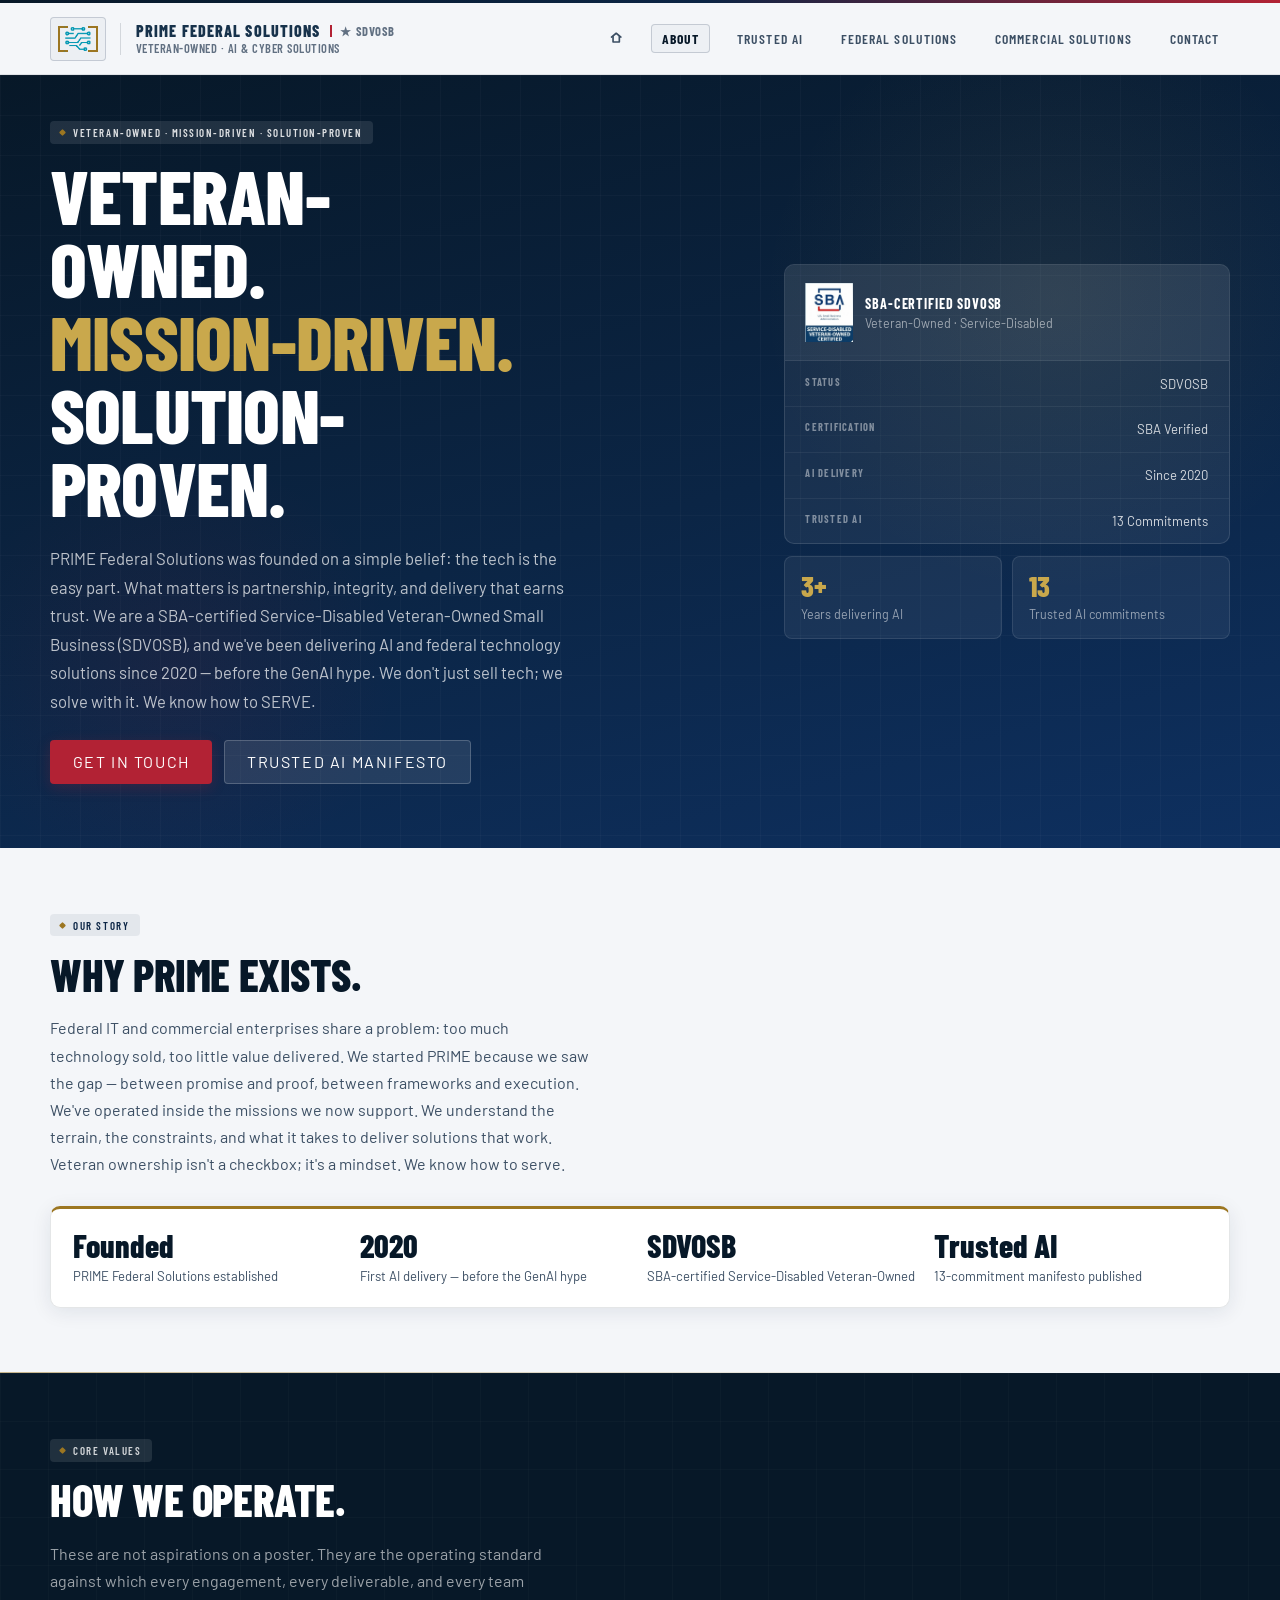
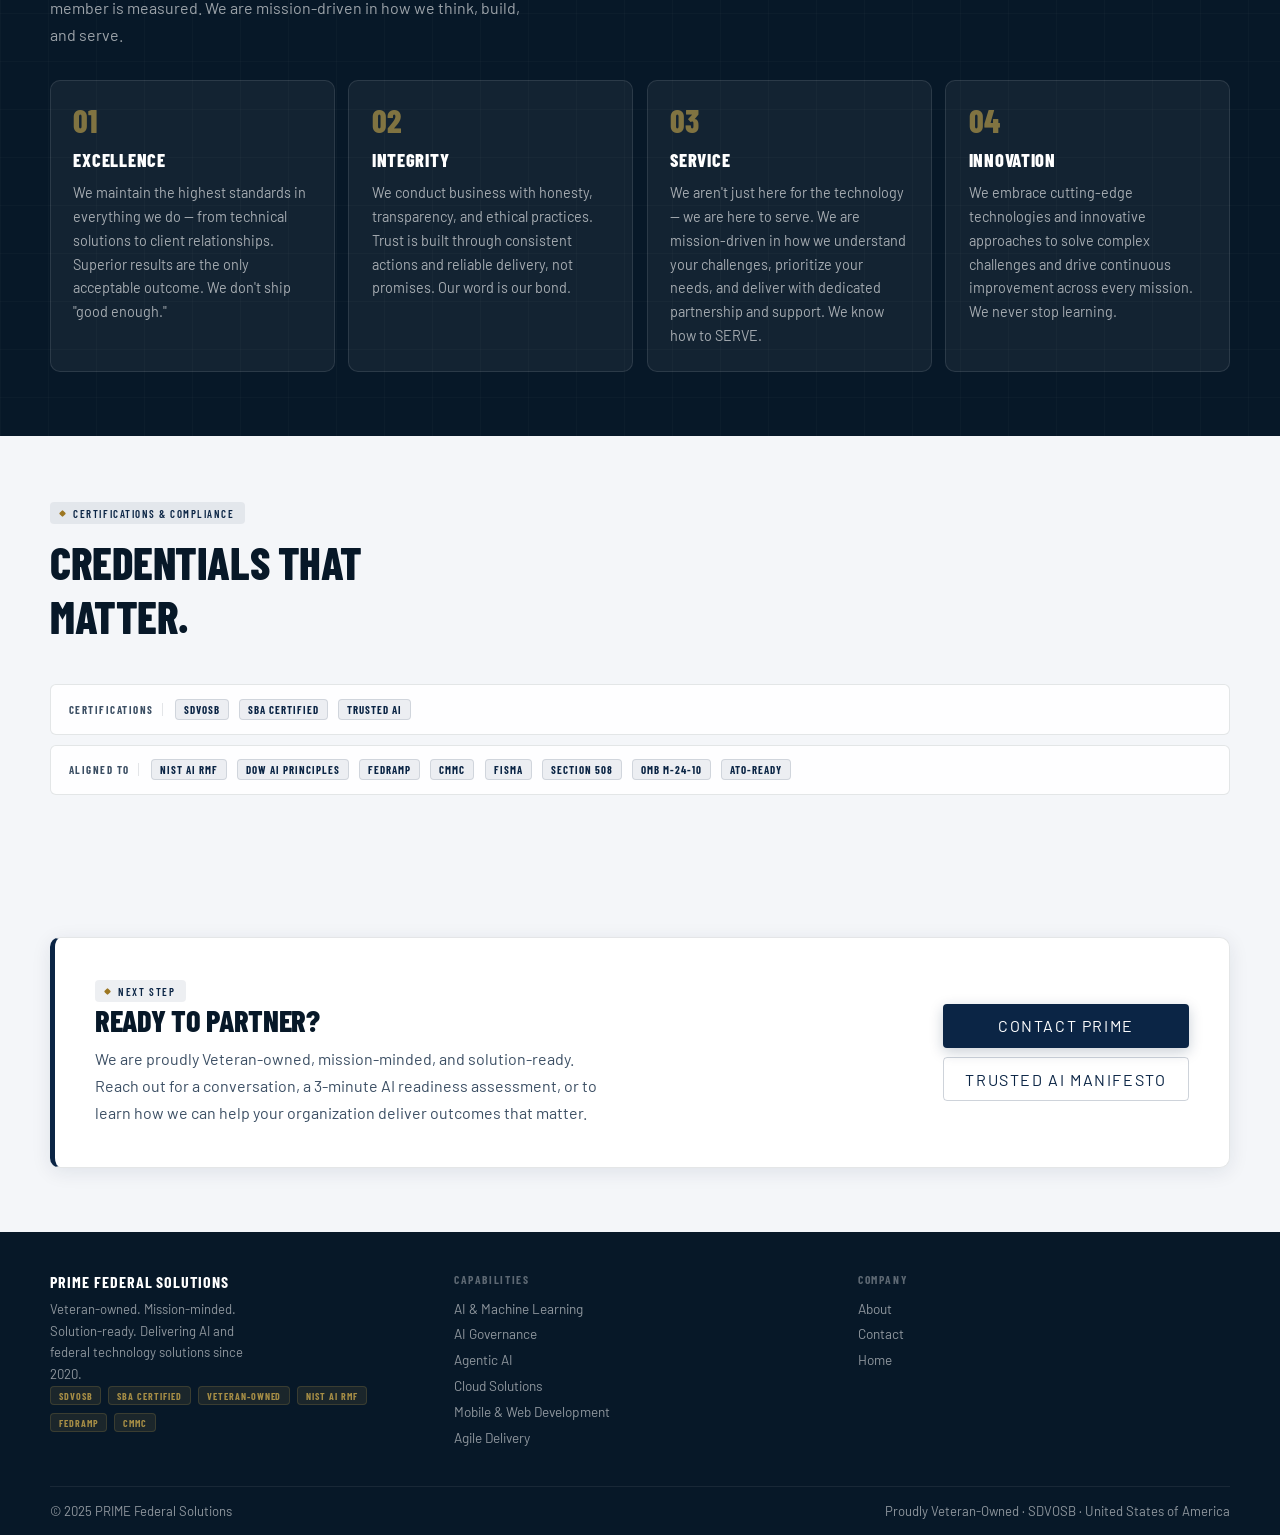
<file: about.html>
<!DOCTYPE html>
<html lang="en">
  <head>
    <meta charset="UTF-8" />
    <meta name="viewport" content="width=device-width, initial-scale=1.0" />
    <title>About | PRIME Federal Solutions</title>
    <meta
      name="description"
      content="PRIME Federal Solutions — Veteran-owned, SBA-certified SDVOSB. Our story, core values, and commitment to Trusted AI and mission-driven delivery."
    />
    <link rel="preconnect" href="https://fonts.googleapis.com" />
    <link rel="preconnect" href="https://fonts.gstatic.com" crossorigin />
    <link
      href="https://fonts.googleapis.com/css2?family=Barlow+Condensed:wght@600;700;800&family=Barlow:ital,wght@0,400;0,500;0,600;1,400&display=swap"
      rel="stylesheet"
    />
    <link rel="stylesheet" href="css/prime.css" />
  </head>
  <body data-page="about" data-content-section="about">
    <div class="header-stripe"></div>
    <header class="site-header" id="top">
      <div class="shell header-row">
        <a class="brand" href="index.html" aria-label="PRIME Federal Solutions home">
          <span class="brand-logo-wrap">
            <img src="assets/prime-logo-light-bground.png" alt="PRIME Federal Solutions logo" />
          </span>
          <div class="brand-divider"></div>
          <div class="brand-mark">
            <div class="brand-name-row">
              <strong>PRIME Federal Solutions</strong>
              <span class="brand-sdvosb-inline">SDVOSB</span>
            </div>
            <span class="brand-tagline">Veteran-Owned · AI &amp; Cyber Solutions</span>
          </div>
        </a>

        <button class="nav-toggle" type="button" aria-expanded="false" aria-controls="header-nav">&#9776;</button>

        <nav class="header-nav" id="header-nav" aria-label="Primary navigation">
          <a class="nav-home-badge" href="index.html" aria-label="Home">
            <svg class="nav-home-icon" viewBox="0 0 16 16" aria-hidden="true">
              <path d="M2.75 6.75L8 2.5l5.25 4.25" />
              <path d="M4.5 6.25v6h7v-6" />
            </svg>
          </a>
          <a href="about.html">About</a>
          <a href="trustedai/index.html">Trusted AI</a>
          <a href="federal-solutions.html">Federal Solutions</a>
          <a href="commercial-solutions.html">Commercial Solutions</a>
          <a href="contact.html">Contact</a>
        </nav>
      </div>
    </header>

    <main>
      <section class="hero hero--tight-top">
        <div class="hero-grid-bg"></div>
        <div class="shell hero-inner">
          <div class="hero-copy">
            <div class="eyebrow" style="background:rgba(255,255,255,0.1); color:rgba(255,255,255,0.85);" data-content-text="eyebrow">
              Veteran-Owned · Mission-Driven · Solution-Proven
            </div>
            <h1 data-content-html="hero_heading">Veteran-Owned.<br/><em>Mission-Driven.</em> Solution-Proven.</h1>
            <p data-content-text="body">
              PRIME Federal Solutions was founded on a simple belief: the tech is the easy part. What matters is partnership, integrity, and delivery that earns trust. We are SBA-certified Service-Disabled Veteran-Owned Small Business (SDVOSB), and we've been delivering AI and federal technology solutions since 2020 — before the GenAI hype. We don't just sell tech; we solve with it. We know how to SERVE.
            </p>
            <div class="hero-cta" style="margin-top:1.5rem;">
              <a class="button button-red" href="contact.html" data-content-text="cta_primary">Get in Touch</a>
              <a class="button" style="background:rgba(255,255,255,0.1); border-color:rgba(255,255,255,0.2); color:#fff;" href="trustedai/index.html" data-content-text="cta_secondary">Trusted AI Manifesto</a>
            </div>
          </div>

          <aside class="hero-aside">
              <div class="vet-card">
              <div class="vet-card-header">
                <div class="vet-icon vet-icon--badge">
                  <img src="assets/SBVOC Badge.jpeg" alt="SBVOC badge" />
                </div>
                <div class="vet-card-header-text">
                  <strong>SBA-Certified SDVOSB</strong>
                  <span>Veteran-Owned · Service-Disabled</span>
                </div>
              </div>
              <div class="vet-card-rows">
                <div class="vet-row">
                  <span class="vet-row-label">Status</span>
                  <span class="vet-row-value">SDVOSB</span>
                </div>
                <div class="vet-row">
                  <span class="vet-row-label">Certification</span>
                  <span class="vet-row-value">SBA Verified</span>
                </div>
                <div class="vet-row">
                  <span class="vet-row-label">AI Delivery</span>
                  <span class="vet-row-value">Since 2020</span>
                </div>
                <div class="vet-row">
                  <span class="vet-row-label">Trusted AI</span>
                  <span class="vet-row-value">13 Commitments</span>
                </div>
              </div>
            </div>
            <div class="stat-cards">
              <div class="hero-stat">
                <strong>3+</strong>
                <span>Years delivering AI</span>
              </div>
              <div class="hero-stat">
                <strong>13</strong>
                <span>Trusted AI commitments</span>
              </div>
            </div>
          </aside>
        </div>
      </section>

      <section class="section">
        <div class="shell">
          <div class="section-header">
            <div class="eyebrow">Our Story</div>
            <h2>Why PRIME Exists.</h2>
            <p>
              Federal IT and commercial enterprises share a problem: too much technology sold, too little value delivered. We started PRIME because we saw the gap — between promise and proof, between frameworks and execution. We've operated inside the missions we now support. We understand the terrain, the constraints, and what it takes to deliver solutions that work. Veteran ownership isn't a checkbox; it's a mindset. We know how to serve.
            </p>
          </div>

          <div class="diff-years diff-years--4" style="margin-top:1.5rem;">
            <div class="diff-year-stat">
              <strong>Founded</strong>
              <span>PRIME Federal Solutions established</span>
            </div>
            <div class="diff-year-stat">
              <strong>2020</strong>
              <span>First AI delivery — before the GenAI hype</span>
            </div>
            <div class="diff-year-stat">
              <strong>SDVOSB</strong>
              <span>SBA-certified Service-Disabled Veteran-Owned</span>
            </div>
            <div class="diff-year-stat">
              <strong>Trusted AI</strong>
              <span>13-commitment manifesto published</span>
            </div>
          </div>
        </div>
      </section>

      <hr class="rule-gold" />

      <section class="values-section">
        <div class="shell values-inner">
          <div class="values-header">
            <div class="eyebrow" style="background:rgba(255,255,255,0.1); color:rgba(255,255,255,0.8);">Core Values</div>
            <h2>How We Operate.</h2>
            <p>These are not aspirations on a poster. They are the operating standard against which every engagement, every deliverable, and every team member is measured. We are mission-driven in how we think, build, and serve.</p>
          </div>

          <div class="values-grid">
            <div class="value-card">
              <div class="value-num">01</div>
              <h3>Excellence</h3>
              <p>We maintain the highest standards in everything we do — from technical solutions to client relationships. Superior results are the only acceptable outcome. We don't ship "good enough."</p>
            </div>
            <div class="value-card">
              <div class="value-num">02</div>
              <h3>Integrity</h3>
              <p>We conduct business with honesty, transparency, and ethical practices. Trust is built through consistent actions and reliable delivery, not promises. Our word is our bond.</p>
            </div>
            <div class="value-card">
              <div class="value-num">03</div>
              <h3>Service</h3>
              <p>We aren't just here for the technology — we are here to serve. We are mission-driven in how we understand your challenges, prioritize your needs, and deliver with dedicated partnership and support. We know how to SERVE.</p>
            </div>
            <div class="value-card">
              <div class="value-num">04</div>
              <h3>Innovation</h3>
              <p>We embrace cutting-edge technologies and innovative approaches to solve complex challenges and drive continuous improvement across every mission. We never stop learning.</p>
            </div>
          </div>
        </div>
      </section>

      <section class="section">
        <div class="shell">
          <div class="section-header">
            <div class="eyebrow">Certifications &amp; Compliance</div>
            <h2>Credentials That Matter.</h2>
          </div>

          <div class="standards-bar">
            <div class="standards-stack">
              <div class="standards-inner">
                <span class="standards-label">Certifications</span>
                <span class="std-tag">SDVOSB</span>
                <span class="std-tag">SBA Certified</span>
                <span class="std-tag">Trusted AI</span>
              </div>
              <div class="standards-inner">
                <span class="standards-label">Aligned To</span>
                <span class="std-tag">NIST AI RMF</span>
                <span class="std-tag">DoW AI Principles</span>
                <span class="std-tag">FedRAMP</span>
                <span class="std-tag">CMMC</span>
                <span class="std-tag">FISMA</span>
                <span class="std-tag">Section 508</span>
                <span class="std-tag">OMB M-24-10</span>
                <span class="std-tag">ATO-Ready</span>
              </div>
            </div>
          </div>
        </div>
      </section>

      <section class="section">
        <div class="shell">
          <div class="trustedai-cta">
            <div>
              <div class="eyebrow">Next Step</div>
              <h3>Ready to Partner?</h3>
              <p>
                We are proudly Veteran-owned, mission-minded, and solution-ready. Reach out for a conversation, a 3-minute AI readiness assessment, or to learn how we can help your organization deliver outcomes that matter.
              </p>
            </div>
            <div class="trustedai-cta-actions">
              <a class="button button-primary" href="contact.html">Contact PRIME</a>
              <a class="button button-ghost" href="trustedai/index.html">Trusted AI Manifesto</a>
            </div>
          </div>
        </div>
      </section>
    </main>

    <footer class="site-footer">
      <div class="shell">
        <div class="footer-main">
          <div class="footer-brand">
            <strong>PRIME Federal Solutions</strong>
            <p>Veteran-owned. Mission-minded. Solution-ready. Delivering AI and federal technology solutions since 2020.</p>
            <div class="footer-creds">
              <span class="footer-cred">SDVOSB</span>
              <span class="footer-cred">SBA Certified</span>
              <span class="footer-cred">Veteran-Owned</span>
              <span class="footer-cred">NIST AI RMF</span>
              <span class="footer-cred">FedRAMP</span>
              <span class="footer-cred">CMMC</span>
            </div>
          </div>
          <div class="footer-col">
            <h4>Capabilities</h4>
            <a href="index.html#solutions">AI &amp; Machine Learning</a>
            <a href="index.html#solutions">AI Governance</a>
            <a href="index.html#solutions">Agentic AI</a>
            <a href="index.html#solutions">Cloud Solutions</a>
            <a href="index.html#solutions">Mobile &amp; Web Development</a>
            <a href="index.html#solutions">Agile Delivery</a>
          </div>
          <div class="footer-col">
            <h4>Company</h4>
            <a href="about.html">About</a>
            <a href="contact.html">Contact</a>
            <a href="index.html">Home</a>
          </div>
        </div>
        <div class="footer-bottom">
          <span>© 2025 PRIME Federal Solutions</span>
          <span>Proudly Veteran-Owned · SDVOSB · United States of America</span>
        </div>
      </div>
    </footer>

    <script src="/js/site-content.js"></script>
    <script>
      (function() {
        var header = document.querySelector(".site-header");
        var navToggle = document.querySelector(".nav-toggle");
        if (navToggle && header) {
          navToggle.addEventListener("click", function() {
            var isOpen = header.getAttribute("data-open") === "true";
            header.setAttribute("data-open", String(!isOpen));
            navToggle.setAttribute("aria-expanded", String(!isOpen));
          });
        }
      })();
    </script>
  </body>
</html>
</file>
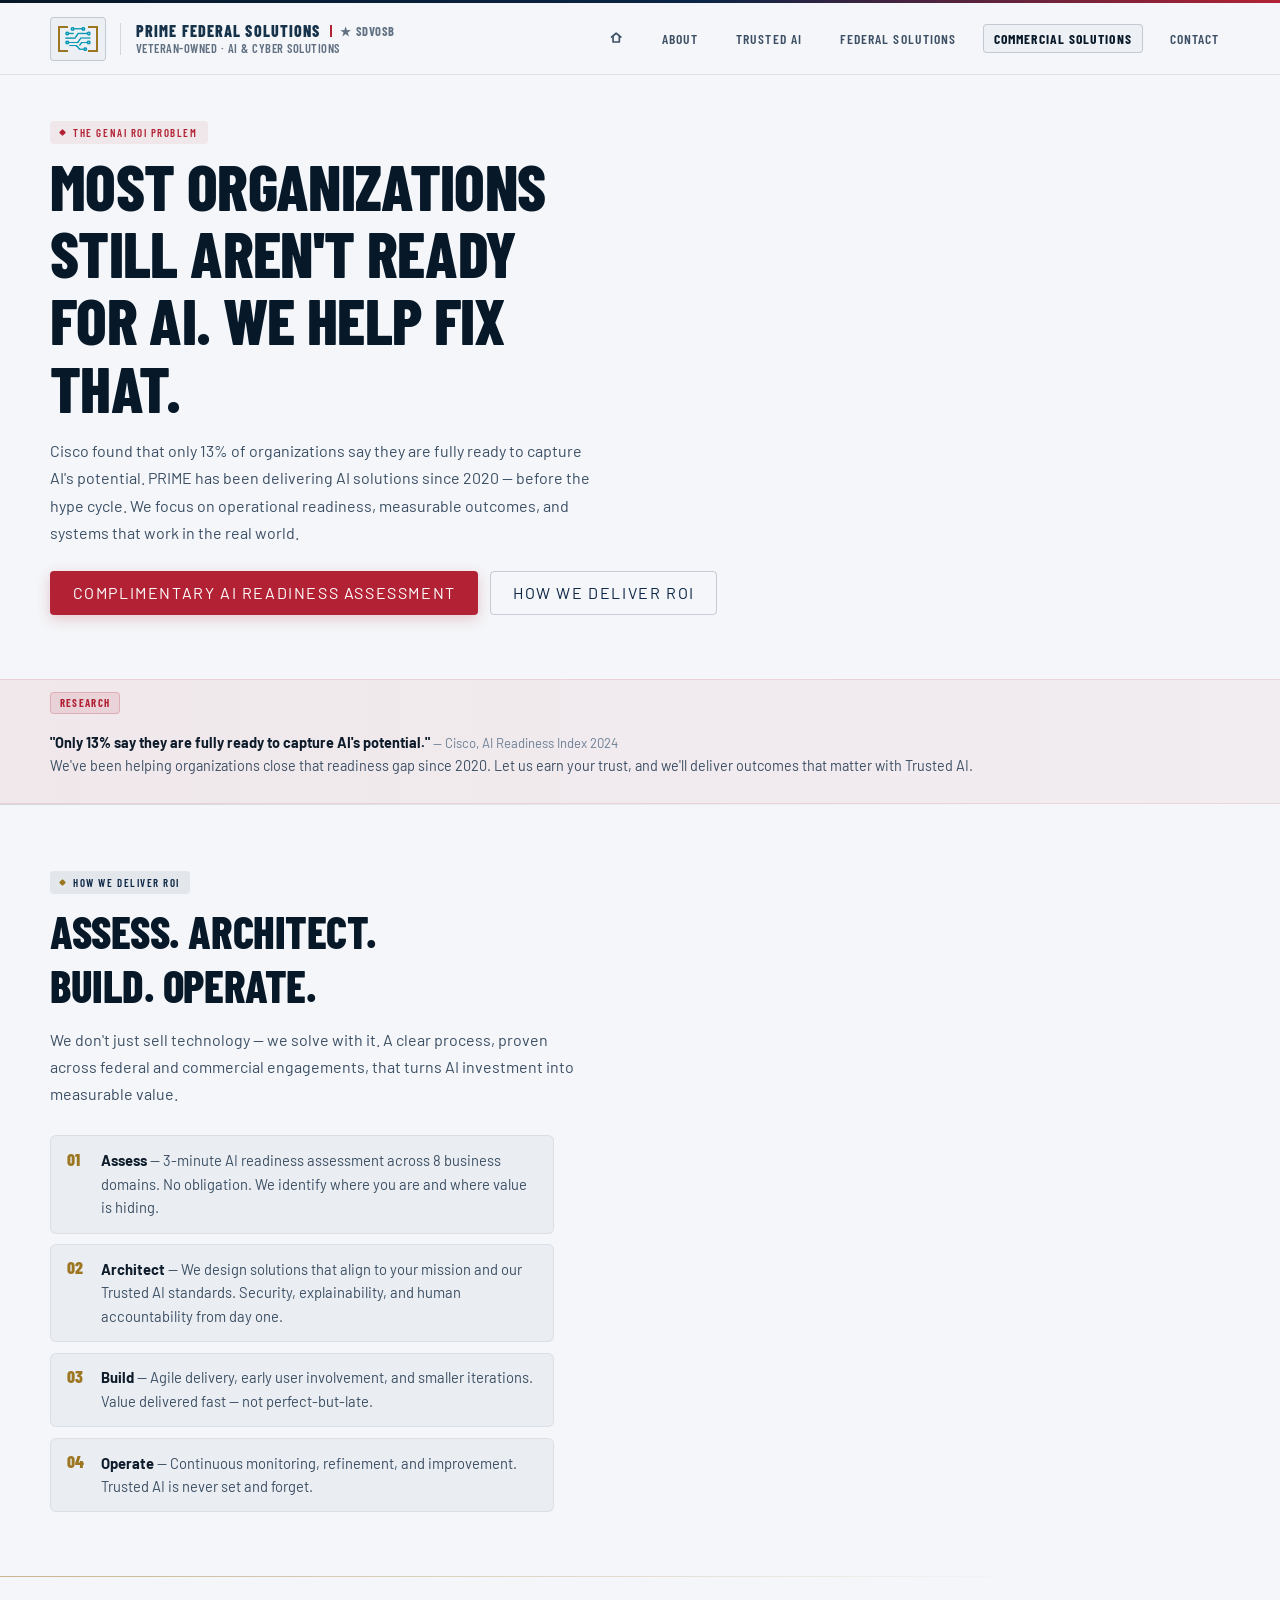
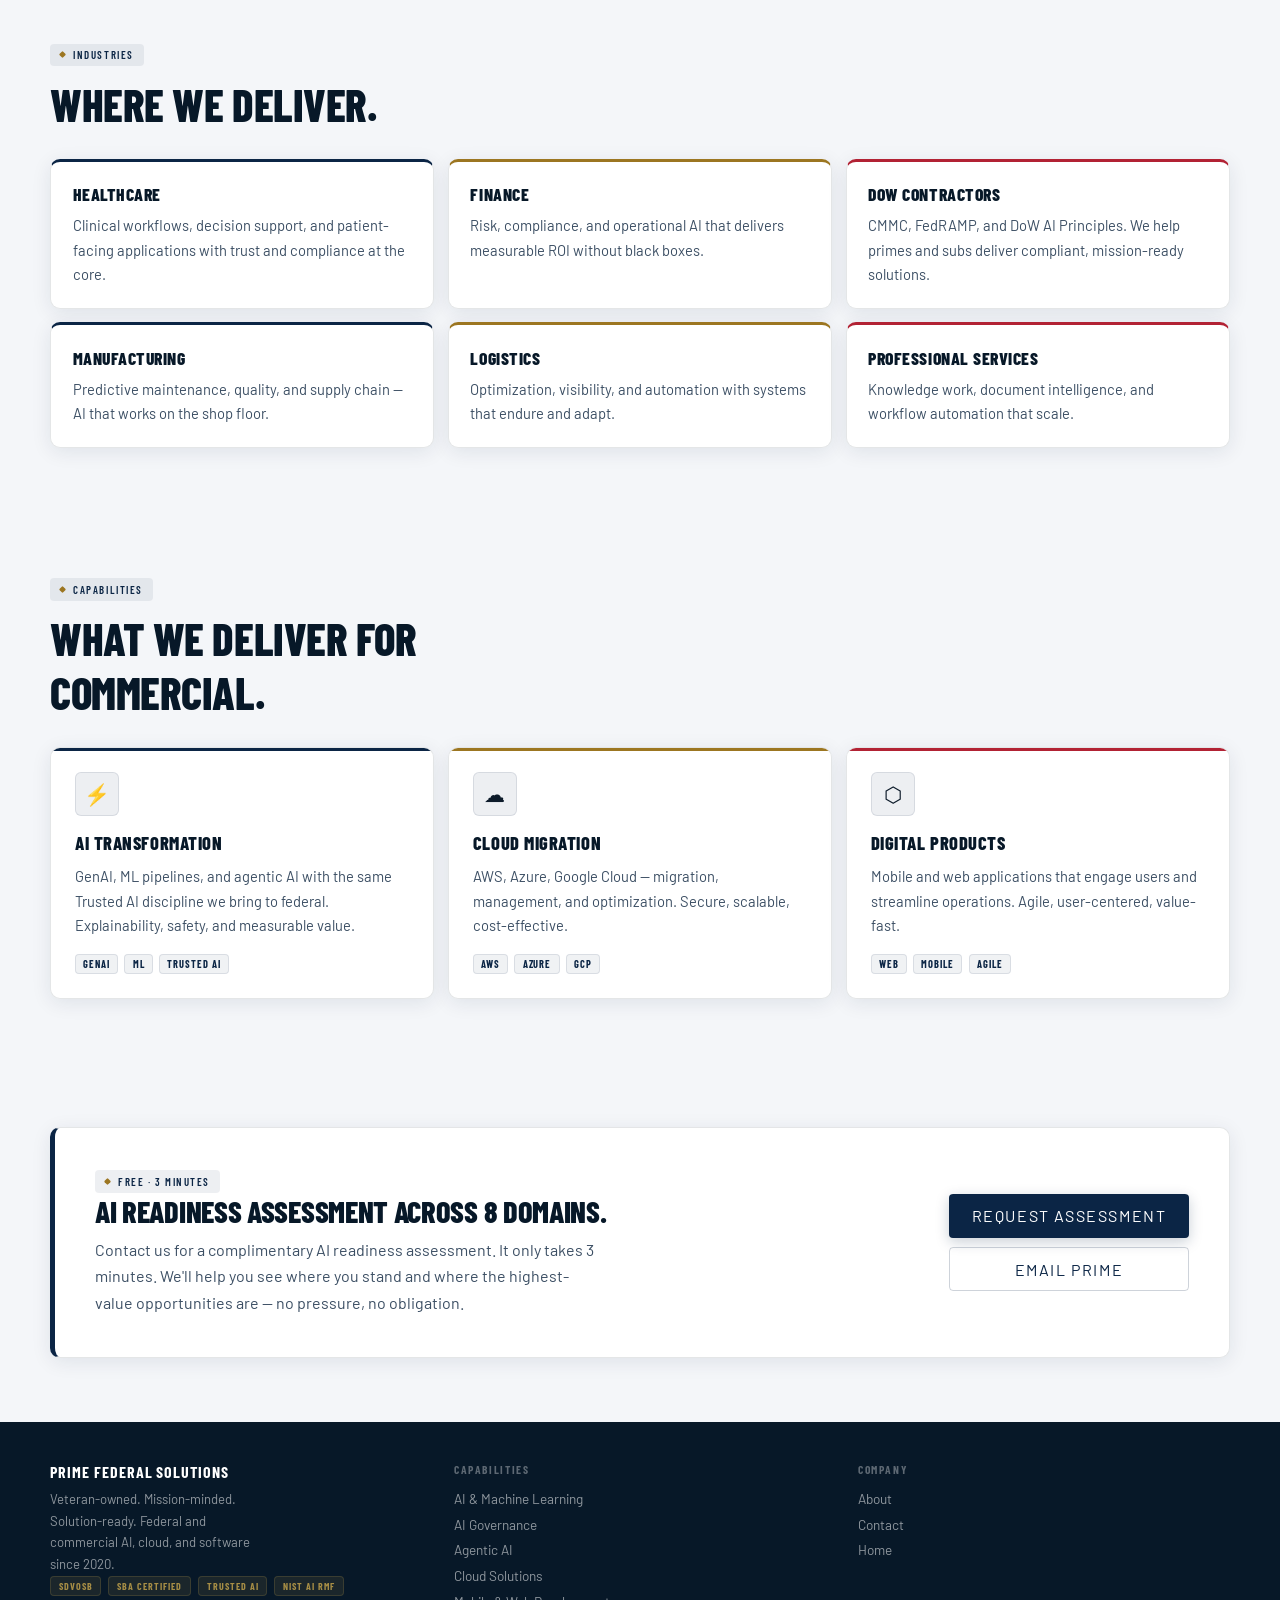
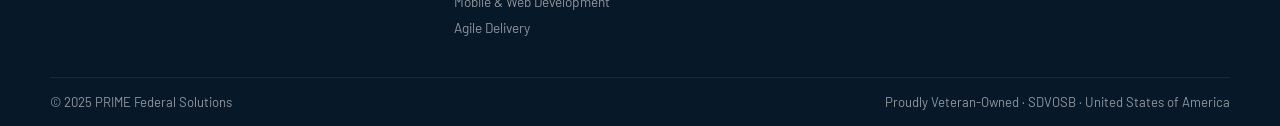
<file: commercial-solutions.html>
<!DOCTYPE html>
<html lang="en">
  <head>
    <meta charset="UTF-8" />
    <meta name="viewport" content="width=device-width, initial-scale=1.0" />
    <title>Commercial Solutions | PRIME Federal Solutions</title>
    <meta
      name="description"
      content="95% of GenAI investments return nothing. PRIME delivers AI transformation, cloud migration, and digital products that deliver measurable ROI. Free 3-minute AI readiness assessment."
    />
    <link rel="preconnect" href="https://fonts.googleapis.com" />
    <link rel="preconnect" href="https://fonts.gstatic.com" crossorigin />
    <link
      href="https://fonts.googleapis.com/css2?family=Barlow+Condensed:wght@600;700;800&family=Barlow:ital,wght@0,400;0,500;0,600;1,400&display=swap"
      rel="stylesheet"
    />
    <link rel="stylesheet" href="css/prime.css" />
  </head>
  <body data-page="commercial" data-content-section="commercial_solutions">
    <div class="header-stripe"></div>
    <header class="site-header" id="top">
      <div class="shell header-row">
        <a class="brand" href="index.html" aria-label="PRIME Federal Solutions home">
          <span class="brand-logo-wrap">
            <img src="assets/prime-logo-light-bground.png" alt="PRIME Federal Solutions logo" />
          </span>
          <div class="brand-divider"></div>
          <div class="brand-mark">
            <div class="brand-name-row">
              <strong>PRIME Federal Solutions</strong>
              <span class="brand-sdvosb-inline">SDVOSB</span>
            </div>
            <span class="brand-tagline">Veteran-Owned · AI &amp; Cyber Solutions</span>
          </div>
        </a>

        <button class="nav-toggle" type="button" aria-expanded="false" aria-controls="header-nav">&#9776;</button>

        <nav class="header-nav" id="header-nav" aria-label="Primary navigation">
          <a class="nav-home-badge" href="index.html" aria-label="Home">
            <svg class="nav-home-icon" viewBox="0 0 16 16" aria-hidden="true">
              <path d="M2.75 6.75L8 2.5l5.25 4.25" />
              <path d="M4.5 6.25v6h7v-6" />
            </svg>
          </a>
          <a href="about.html">About</a>
          <a href="trustedai/index.html">Trusted AI</a>
          <a href="federal-solutions.html">Federal Solutions</a>
          <a href="commercial-solutions.html">Commercial Solutions</a>
          <a href="contact.html">Contact</a>
        </nav>
      </div>
    </header>

    <main>
      <div class="page-hero page-hero--tight-top">
        <div class="shell">
          <div class="eyebrow eyebrow-red" data-content-text="eyebrow">The GenAI ROI Problem</div>
          <h1 data-content-text="hero_heading">Most Organizations Still Aren't Ready for AI. We Help Fix That.</h1>
          <p data-content-text="body">
            Cisco found that only 13% of organizations say they are fully ready to capture AI's potential. PRIME has been delivering AI solutions since 2020 — before the hype cycle. We focus on operational readiness, measurable outcomes, and systems that work in the real world.
          </p>
          <div class="hero-cta" style="margin-top:1.5rem;">
            <a class="button button-red" href="contact.html" data-content-text="cta_primary">Free AI Readiness Assessment</a>
            <a class="button button-ghost" href="#how" data-content-text="cta_secondary">How We Deliver ROI</a>
          </div>
        </div>
      </div>

      <div class="alert-banner">
        <div class="shell alert-inner">
          <span class="alert-tag" data-content-text="alert_tag">Research</span>
          <p class="alert-text">
            <strong data-content-text="alert_quote">"Only 13% say they are fully ready to capture AI's potential."</strong>
            <cite data-content-text="alert_cite"> — Cisco, AI Readiness Index 2024</cite>
            <br />
            <span data-content-text="alert_body">We've been helping organizations close that readiness gap since 2020. Let us earn your trust, and we'll deliver outcomes that matter.</span>
          </p>
        </div>
      </div>

      <hr class="rule-navy" />

      <section class="section" id="how">
        <div class="shell">
          <div class="section-header">
            <div class="eyebrow">How We Deliver ROI</div>
            <h2>Assess. Architect. Build. Operate.</h2>
            <p>We don't just sell technology — we solve with it. A clear process, proven across federal and commercial engagements, that turns AI investment into measurable value.</p>
          </div>

          <div class="diff-list" style="max-width: 56ch;">
            <div class="diff-item">
              <span class="diff-num">01</span>
              <p><strong>Assess</strong> — 3-minute AI readiness assessment across 8 business domains. No obligation. We identify where you are and where value is hiding.</p>
            </div>
            <div class="diff-item">
              <span class="diff-num">02</span>
              <p><strong>Architect</strong> — We design solutions that align to your mission and our Trusted AI standards. Security, explainability, and human accountability from day one.</p>
            </div>
            <div class="diff-item">
              <span class="diff-num">03</span>
              <p><strong>Build</strong> — Agile delivery, early user involvement, and smaller iterations. Value delivered fast — not perfect-but-late.</p>
            </div>
            <div class="diff-item">
              <span class="diff-num">04</span>
              <p><strong>Operate</strong> — Continuous monitoring, refinement, and improvement. Trusted AI is never set and forget.</p>
            </div>
          </div>
        </div>
      </section>

      <hr class="rule-gold" />

      <section class="section">
        <div class="shell">
          <div class="section-header">
            <div class="eyebrow">Industries</div>
            <h2>Where We Deliver.</h2>
          </div>

          <div class="card-grid card-grid--3">
            <div class="content-card" style="border-top: 3px solid var(--navy);">
              <h3>Healthcare</h3>
              <p>Clinical workflows, decision support, and patient-facing applications with trust and compliance at the core.</p>
            </div>
            <div class="content-card" style="border-top: 3px solid var(--gold);">
              <h3>Finance</h3>
              <p>Risk, compliance, and operational AI that delivers measurable ROI without black boxes.</p>
            </div>
            <div class="content-card" style="border-top: 3px solid var(--red);">
              <h3>DoW Contractors</h3>
              <p>CMMC, FedRAMP, and DoW AI Principles. We help primes and subs deliver compliant, mission-ready solutions.</p>
            </div>
            <div class="content-card" style="border-top: 3px solid var(--navy);">
              <h3>Manufacturing</h3>
              <p>Predictive maintenance, quality, and supply chain — AI that works on the shop floor.</p>
            </div>
            <div class="content-card" style="border-top: 3px solid var(--gold);">
              <h3>Logistics</h3>
              <p>Optimization, visibility, and automation with systems that endure and adapt.</p>
            </div>
            <div class="content-card" style="border-top: 3px solid var(--red);">
              <h3>Professional Services</h3>
              <p>Knowledge work, document intelligence, and workflow automation that scale.</p>
            </div>
          </div>
        </div>
      </section>

      <section class="section">
        <div class="shell">
          <div class="section-header">
            <div class="eyebrow">Capabilities</div>
            <h2>What We Deliver for Commercial.</h2>
          </div>

          <div class="services-grid">
            <div class="service-card">
              <div class="service-icon">&#9889;</div>
              <h3>AI Transformation</h3>
              <p>
                GenAI, ML pipelines, and agentic AI with the same Trusted AI discipline we bring to federal. Explainability, safety, and measurable value.
              </p>
              <div class="service-tags">
                <span class="tag">GenAI</span>
                <span class="tag">ML</span>
                <span class="tag">Trusted AI</span>
              </div>
            </div>
            <div class="service-card">
              <div class="service-icon">&#9729;</div>
              <h3>Cloud Migration</h3>
              <p>
                AWS, Azure, Google Cloud — migration, management, and optimization. Secure, scalable, cost-effective.
              </p>
              <div class="service-tags">
                <span class="tag">AWS</span>
                <span class="tag">Azure</span>
                <span class="tag">GCP</span>
              </div>
            </div>
            <div class="service-card">
              <div class="service-icon">&#11041;</div>
              <h3>Digital Products</h3>
              <p>
                Mobile and web applications that engage users and streamline operations. Agile, user-centered, value-fast.
              </p>
              <div class="service-tags">
                <span class="tag">Web</span>
                <span class="tag">Mobile</span>
                <span class="tag">Agile</span>
              </div>
            </div>
          </div>
        </div>
      </section>

      <section class="section">
        <div class="shell">
          <div class="trustedai-cta">
            <div>
              <div class="eyebrow">Free · 3 Minutes</div>
              <h3>AI Readiness Assessment Across 8 Domains.</h3>
              <p>
                Contact us for a complimentary AI readiness assessment. It only takes 3 minutes. We'll help you see where you stand and where the highest-value opportunities are — no pressure, no obligation.
              </p>
            </div>
            <div class="trustedai-cta-actions">
              <a class="button button-primary" href="contact.html">Request Assessment</a>
              <a class="button button-ghost" href="mailto:hpadilla@primefederalsolutions.com">Email PRIME</a>
            </div>
          </div>
        </div>
      </section>
    </main>

    <footer class="site-footer">
      <div class="shell">
        <div class="footer-main">
          <div class="footer-brand">
            <strong>PRIME Federal Solutions</strong>
            <p>Veteran-owned. Mission-minded. Solution-ready. Federal and commercial AI, cloud, and software since 2020.</p>
            <div class="footer-creds">
              <span class="footer-cred">SDVOSB</span>
              <span class="footer-cred">SBA Certified</span>
              <span class="footer-cred">Trusted AI</span>
              <span class="footer-cred">NIST AI RMF</span>
            </div>
          </div>
          <div class="footer-col">
            <h4>Capabilities</h4>
            <a href="index.html#solutions">AI &amp; Machine Learning</a>
            <a href="index.html#solutions">AI Governance</a>
            <a href="index.html#solutions">Agentic AI</a>
            <a href="index.html#solutions">Cloud Solutions</a>
            <a href="index.html#solutions">Mobile &amp; Web Development</a>
            <a href="index.html#solutions">Agile Delivery</a>
          </div>
          <div class="footer-col">
            <h4>Company</h4>
            <a href="about.html">About</a>
            <a href="contact.html">Contact</a>
            <a href="index.html">Home</a>
          </div>
        </div>
        <div class="footer-bottom">
          <span>© 2025 PRIME Federal Solutions</span>
          <span>Proudly Veteran-Owned · SDVOSB · United States of America</span>
        </div>
      </div>
    </footer>

    <script src="/js/site-content.js"></script>
    <script>
      (function() {
        var header = document.querySelector(".site-header");
        var navToggle = document.querySelector(".nav-toggle");
        if (navToggle && header) {
          navToggle.addEventListener("click", function() {
            var isOpen = header.getAttribute("data-open") === "true";
            header.setAttribute("data-open", String(!isOpen));
            navToggle.setAttribute("aria-expanded", String(!isOpen));
          });
        }
      })();
    </script>
  </body>
</html>
</file>
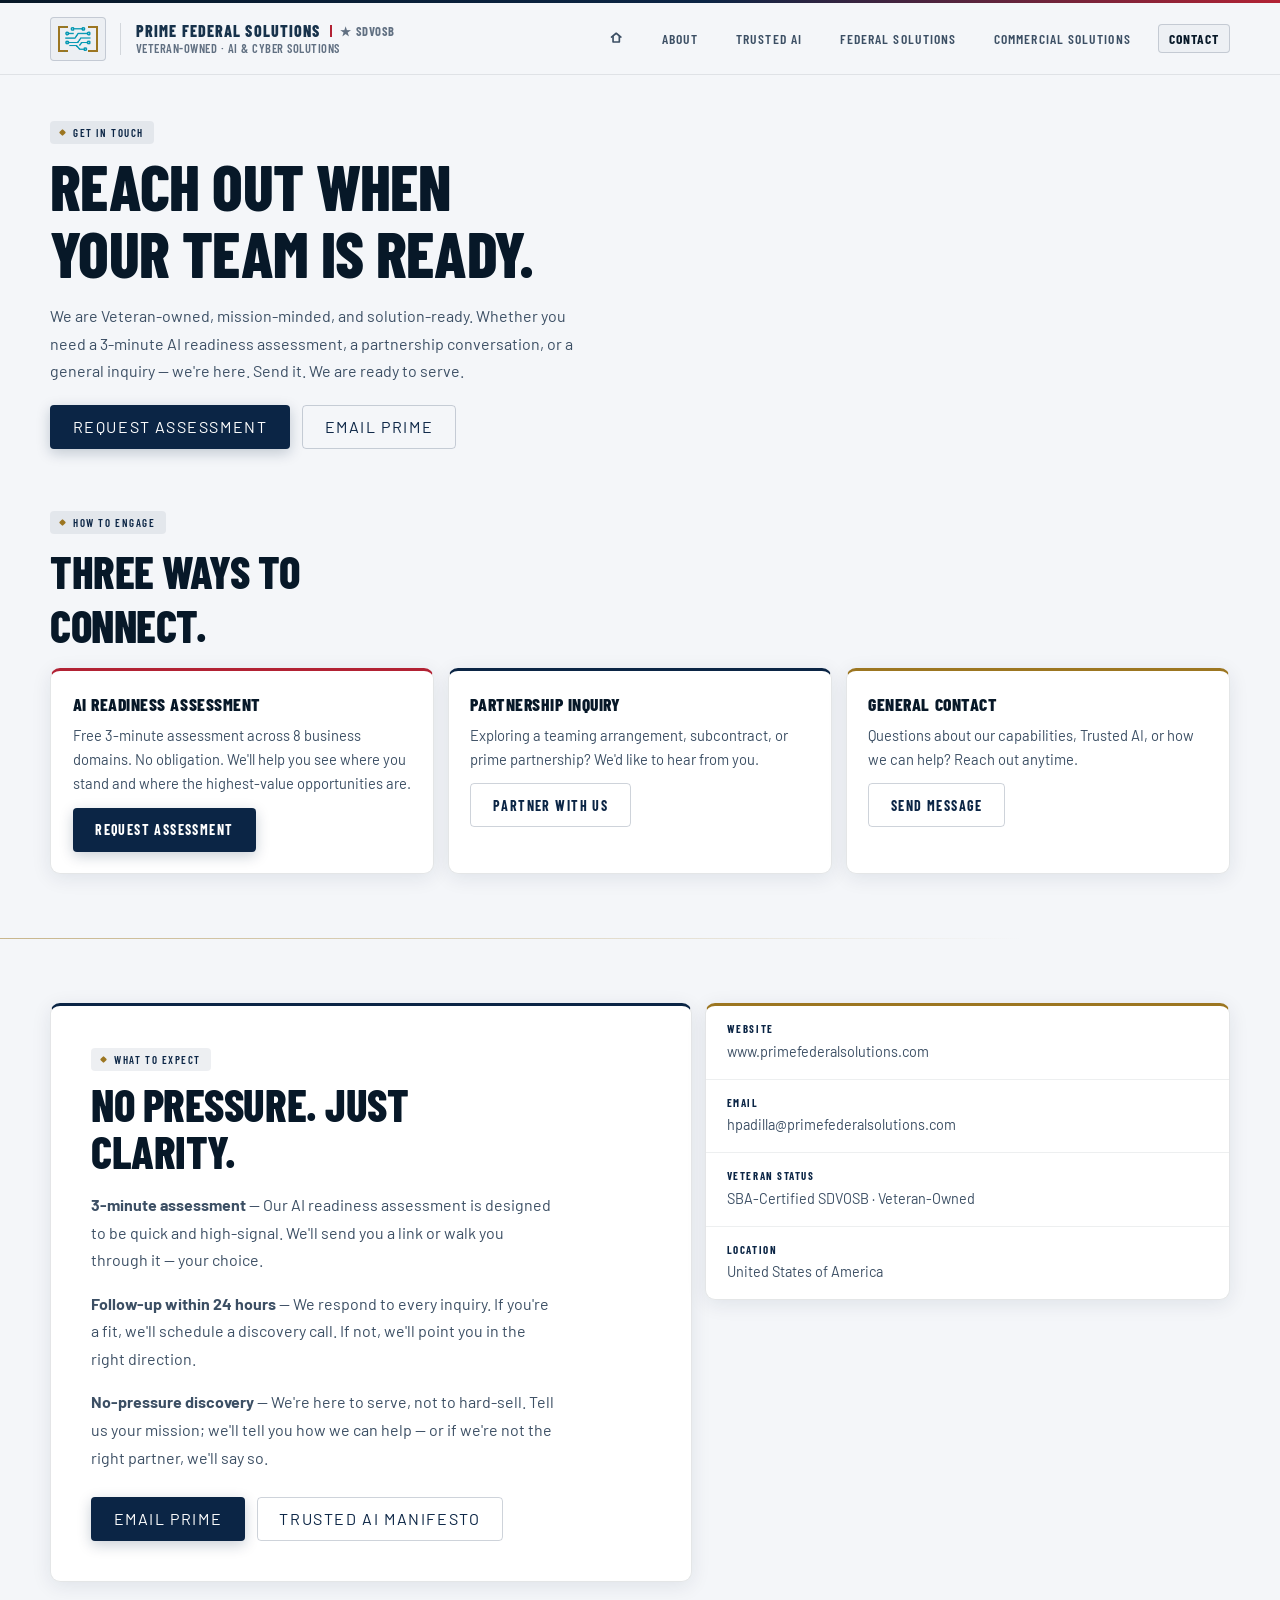
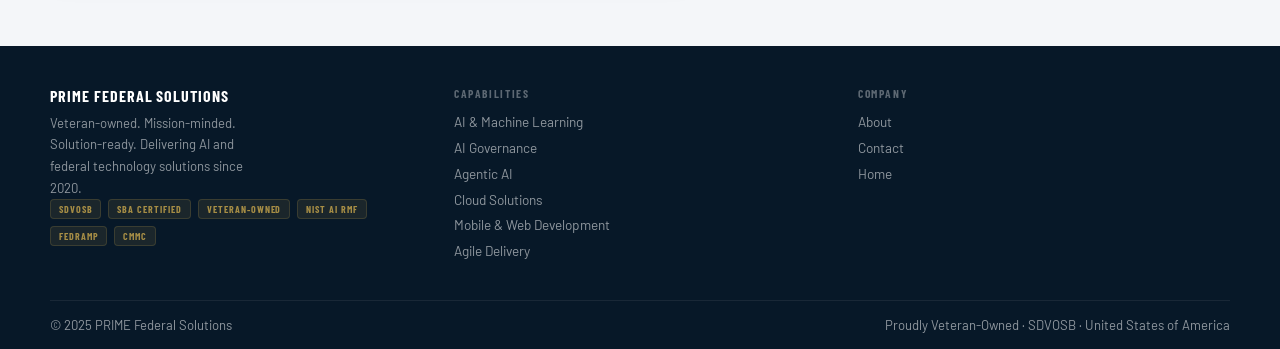
<file: contact.html>
<!DOCTYPE html>
<html lang="en">
  <head>
    <meta charset="UTF-8" />
    <meta name="viewport" content="width=device-width, initial-scale=1.0" />
    <title>Contact | PRIME Federal Solutions</title>
    <meta
      name="description"
      content="Contact PRIME Federal Solutions for AI readiness assessment, partnership inquiries, or general contact. Veteran-owned SDVOSB. Response within 24 hours."
    />
    <link rel="preconnect" href="https://fonts.googleapis.com" />
    <link rel="preconnect" href="https://fonts.gstatic.com" crossorigin />
    <link
      href="https://fonts.googleapis.com/css2?family=Barlow+Condensed:wght@600;700;800&family=Barlow:ital,wght@0,400;0,500;0,600;1,400&display=swap"
      rel="stylesheet"
    />
    <link rel="stylesheet" href="css/prime.css" />
  </head>
  <body data-page="contact" data-content-section="contact">
    <div class="header-stripe"></div>
    <header class="site-header" id="top">
      <div class="shell header-row">
        <a class="brand" href="index.html" aria-label="PRIME Federal Solutions home">
          <span class="brand-logo-wrap">
            <img src="assets/prime-logo-light-bground.png" alt="PRIME Federal Solutions logo" />
          </span>
          <div class="brand-divider"></div>
          <div class="brand-mark">
            <div class="brand-name-row">
              <strong>PRIME Federal Solutions</strong>
              <span class="brand-sdvosb-inline">SDVOSB</span>
            </div>
            <span class="brand-tagline">Veteran-Owned · AI &amp; Cyber Solutions</span>
          </div>
        </a>

        <button class="nav-toggle" type="button" aria-expanded="false" aria-controls="header-nav">&#9776;</button>

        <nav class="header-nav" id="header-nav" aria-label="Primary navigation">
          <a class="nav-home-badge" href="index.html" aria-label="Home">
            <svg class="nav-home-icon" viewBox="0 0 16 16" aria-hidden="true">
              <path d="M2.75 6.75L8 2.5l5.25 4.25" />
              <path d="M4.5 6.25v6h7v-6" />
            </svg>
          </a>
          <a href="about.html">About</a>
          <a href="trustedai/index.html">Trusted AI</a>
          <a href="federal-solutions.html">Federal Solutions</a>
          <a href="commercial-solutions.html">Commercial Solutions</a>
          <a href="contact.html">Contact</a>
        </nav>
      </div>
    </header>

    <main>
      <div class="page-hero page-hero--tight page-hero--tight-top">
        <div class="shell">
          <div class="eyebrow" data-content-text="eyebrow">Get in Touch</div>
          <h1 data-content-text="hero_heading">Reach Out When Your Team Is Ready.</h1>
          <p data-content-text="body">
            We are Veteran-owned, mission-minded, and solution-ready. Whether you need a 3-minute AI readiness assessment, a partnership conversation, or a general inquiry — we're here. Send it. We are ready to serve.
          </p>
          <div class="hero-cta" style="margin-top:1.25rem;">
            <a class="button button-primary" href="mailto:hpadilla@primefederalsolutions.com?subject=AI%20Readiness%20Assessment" data-content-text="cta_primary" data-content-mailto="email" data-mailto-subject="AI Readiness Assessment">Request Assessment</a>
            <a class="button button-ghost" href="mailto:hpadilla@primefederalsolutions.com" data-content-text="cta_secondary" data-content-mailto="email">Email PRIME</a>
          </div>
        </div>
      </div>

      <section class="section section--tight-top">
        <div class="shell">
          <div class="section-header">
            <div class="eyebrow">How to Engage</div>
            <h2>Three Ways to Connect.</h2>
          </div>

          <div class="card-grid card-grid--3">
            <a class="content-card" href="mailto:hpadilla@primefederalsolutions.com?subject=AI%20Readiness%20Assessment" style="border-top: 3px solid var(--red); text-decoration: none;">
              <h3>AI Readiness Assessment</h3>
              <p>Free 3-minute assessment across 8 business domains. No obligation. We'll help you see where you stand and where the highest-value opportunities are.</p>
              <span class="button button-primary" style="margin-top:0.75rem; display:inline-flex;">Request Assessment</span>
            </a>
            <a class="content-card" href="mailto:hpadilla@primefederalsolutions.com?subject=Partnership%20Inquiry" style="border-top: 3px solid var(--navy); text-decoration: none;">
              <h3>Partnership Inquiry</h3>
              <p>Exploring a teaming arrangement, subcontract, or prime partnership? We'd like to hear from you.</p>
              <span class="button button-ghost" style="margin-top:0.75rem; display:inline-flex;">Partner With Us</span>
            </a>
            <a class="content-card" href="mailto:hpadilla@primefederalsolutions.com?subject=General%20Inquiry" style="border-top: 3px solid var(--gold); text-decoration: none;">
              <h3>General Contact</h3>
              <p>Questions about our capabilities, Trusted AI, or how we can help? Reach out anytime.</p>
              <span class="button button-ghost" style="margin-top:0.75rem; display:inline-flex;">Send Message</span>
            </a>
          </div>
        </div>
      </section>

      <hr class="rule-gold" />

      <section class="section">
        <div class="shell contact-grid">
          <div class="contact-main">
            <div class="eyebrow">What to Expect</div>
            <h2>No Pressure. Just Clarity.</h2>
            <p>
              <strong>3-minute assessment</strong> — Our AI readiness assessment is designed to be quick and high-signal. We'll send you a link or walk you through it — your choice.
            </p>
            <p>
              <strong>Follow-up within 24 hours</strong> — We respond to every inquiry. If you're a fit, we'll schedule a discovery call. If not, we'll point you in the right direction.
            </p>
            <p>
              <strong>No-pressure discovery</strong> — We're here to serve, not to hard-sell. Tell us your mission; we'll tell you how we can help — or if we're not the right partner, we'll say so.
            </p>
            <div class="contact-actions">
              <a class="button button-primary" href="mailto:hpadilla@primefederalsolutions.com">Email PRIME</a>
              <a class="button button-ghost" href="trustedai/index.html">Trusted AI Manifesto</a>
            </div>
          </div>

          <div class="contact-aside-panel">
            <div class="contact-info-card">
              <div class="info-row">
                <strong>Website</strong>
                <a href="https://www.primefederalsolutions.com">www.primefederalsolutions.com</a>
              </div>
              <div class="info-row">
                <strong>Email</strong>
                <a href="mailto:hpadilla@primefederalsolutions.com" data-content-text="email" data-content-mailto="email">hpadilla@primefederalsolutions.com</a>
              </div>
              <div class="info-row">
                <strong>Veteran Status</strong>
                <span>SBA-Certified SDVOSB · Veteran-Owned</span>
              </div>
              <div class="info-row">
                <strong>Location</strong>
                <span>United States of America</span>
              </div>
            </div>
          </div>
        </div>
      </section>
    </main>

    <footer class="site-footer">
      <div class="shell">
        <div class="footer-main">
          <div class="footer-brand">
            <strong>PRIME Federal Solutions</strong>
            <p>Veteran-owned. Mission-minded. Solution-ready. Delivering AI and federal technology solutions since 2020.</p>
            <div class="footer-creds">
              <span class="footer-cred">SDVOSB</span>
              <span class="footer-cred">SBA Certified</span>
              <span class="footer-cred">Veteran-Owned</span>
              <span class="footer-cred">NIST AI RMF</span>
              <span class="footer-cred">FedRAMP</span>
              <span class="footer-cred">CMMC</span>
            </div>
          </div>
          <div class="footer-col">
            <h4>Capabilities</h4>
            <a href="index.html#solutions">AI &amp; Machine Learning</a>
            <a href="index.html#solutions">AI Governance</a>
            <a href="index.html#solutions">Agentic AI</a>
            <a href="index.html#solutions">Cloud Solutions</a>
            <a href="index.html#solutions">Mobile &amp; Web Development</a>
            <a href="index.html#solutions">Agile Delivery</a>
          </div>
          <div class="footer-col">
            <h4>Company</h4>
            <a href="about.html">About</a>
            <a href="contact.html">Contact</a>
            <a href="index.html">Home</a>
          </div>
        </div>
        <div class="footer-bottom">
          <span>© 2025 PRIME Federal Solutions</span>
          <span>Proudly Veteran-Owned · SDVOSB · United States of America</span>
        </div>
      </div>
    </footer>

    <script src="/js/site-content.js"></script>
    <script>
      (function() {
        var header = document.querySelector(".site-header");
        var navToggle = document.querySelector(".nav-toggle");
        if (navToggle && header) {
          navToggle.addEventListener("click", function() {
            var isOpen = header.getAttribute("data-open") === "true";
            header.setAttribute("data-open", String(!isOpen));
            navToggle.setAttribute("aria-expanded", String(!isOpen));
          });
        }
      })();
    </script>
  </body>
</html>
</file>
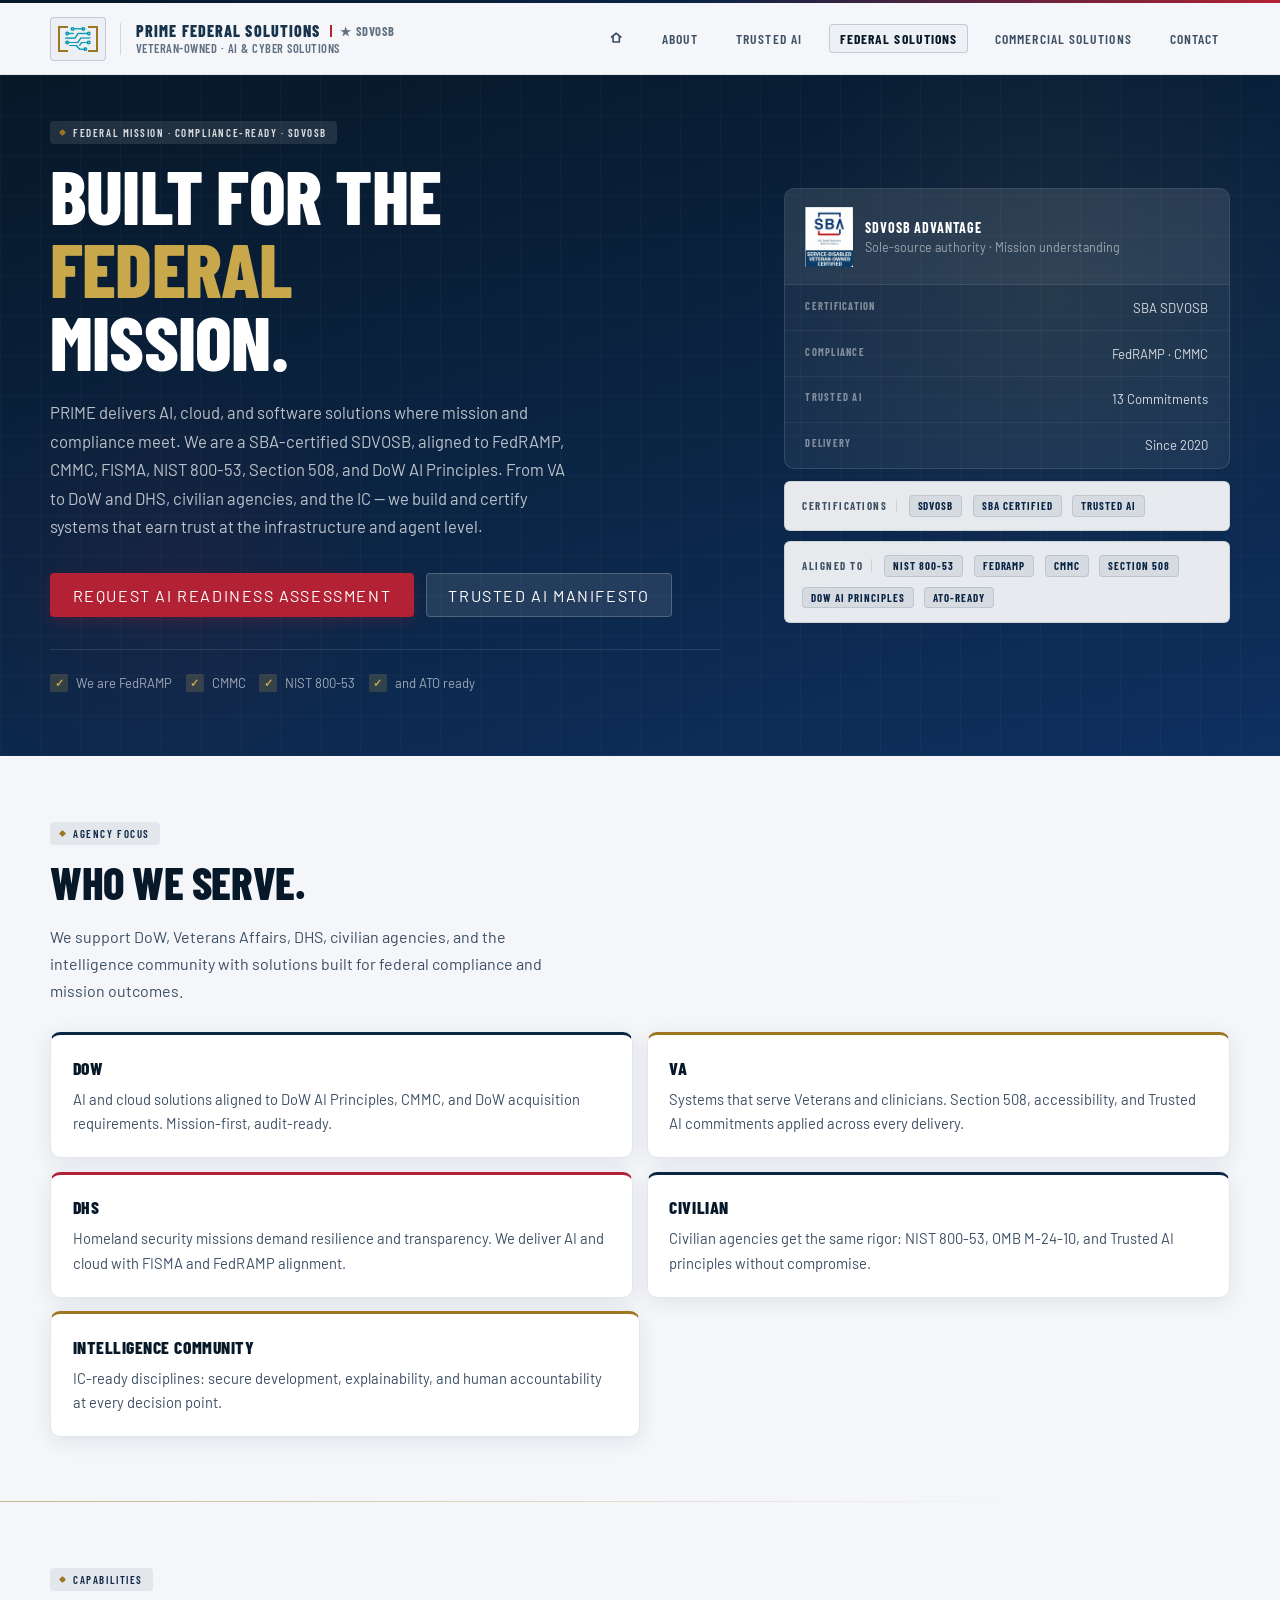
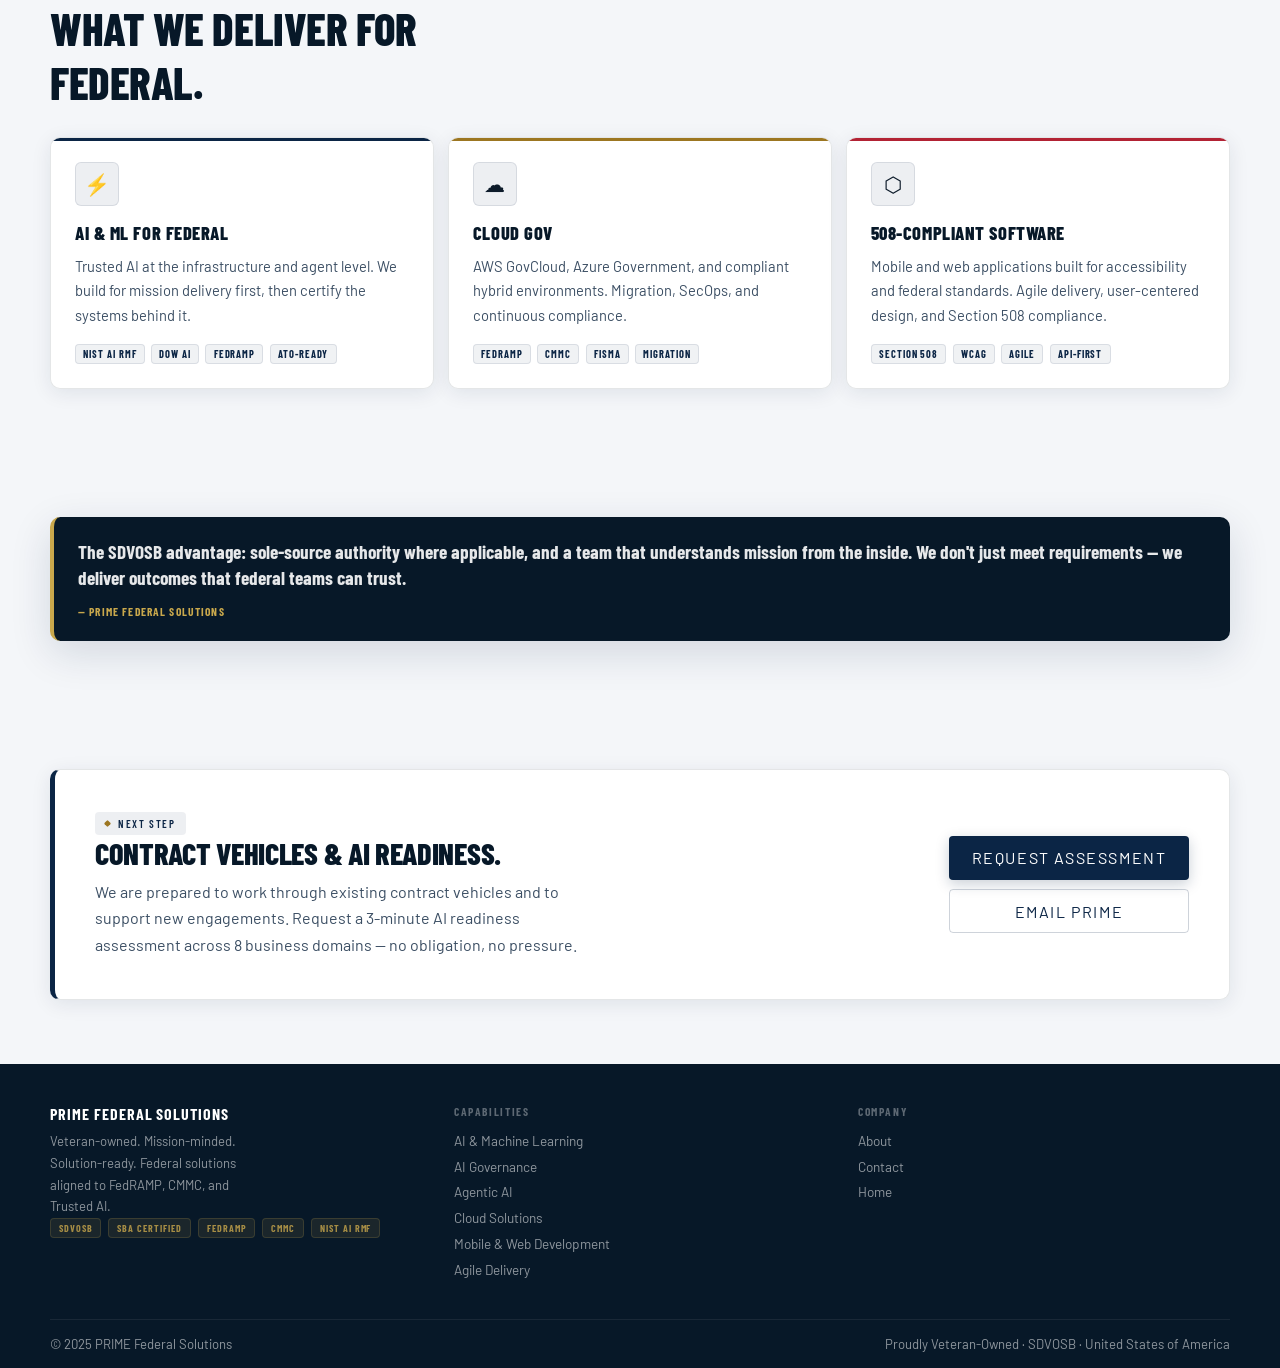
<file: federal-solutions.html>
<!DOCTYPE html>
<html lang="en">
  <head>
    <meta charset="UTF-8" />
    <meta name="viewport" content="width=device-width, initial-scale=1.0" />
    <title>Federal Solutions | PRIME Federal Solutions</title>
    <meta
      name="description"
      content="PRIME Federal Solutions delivers AI, cloud, and software solutions for DoW, VA, DHS, civilian agencies, and the IC. FedRAMP, CMMC, FISMA aligned. SDVOSB."
    />
    <link rel="preconnect" href="https://fonts.googleapis.com" />
    <link rel="preconnect" href="https://fonts.gstatic.com" crossorigin />
    <link
      href="https://fonts.googleapis.com/css2?family=Barlow+Condensed:wght@600;700;800&family=Barlow:ital,wght@0,400;0,500;0,600;1,400&display=swap"
      rel="stylesheet"
    />
    <link rel="stylesheet" href="css/prime.css" />
  </head>
  <body data-page="federal" data-content-section="federal_solutions">
    <div class="header-stripe"></div>
    <header class="site-header" id="top">
      <div class="shell header-row">
        <a class="brand" href="index.html" aria-label="PRIME Federal Solutions home">
          <span class="brand-logo-wrap">
            <img src="assets/prime-logo-light-bground.png" alt="PRIME Federal Solutions logo" />
          </span>
          <div class="brand-divider"></div>
          <div class="brand-mark">
            <div class="brand-name-row">
              <strong>PRIME Federal Solutions</strong>
              <span class="brand-sdvosb-inline">SDVOSB</span>
            </div>
            <span class="brand-tagline">Veteran-Owned · AI &amp; Cyber Solutions</span>
          </div>
        </a>

        <button class="nav-toggle" type="button" aria-expanded="false" aria-controls="header-nav">&#9776;</button>

        <nav class="header-nav" id="header-nav" aria-label="Primary navigation">
          <a class="nav-home-badge" href="index.html" aria-label="Home">
            <svg class="nav-home-icon" viewBox="0 0 16 16" aria-hidden="true">
              <path d="M2.75 6.75L8 2.5l5.25 4.25" />
              <path d="M4.5 6.25v6h7v-6" />
            </svg>
          </a>
          <a href="about.html">About</a>
          <a href="trustedai/index.html">Trusted AI</a>
          <a href="federal-solutions.html">Federal Solutions</a>
          <a href="commercial-solutions.html">Commercial Solutions</a>
          <a href="contact.html">Contact</a>
        </nav>
      </div>
    </header>

    <main>
      <section class="hero hero--tight-top">
        <div class="hero-grid-bg"></div>
        <div class="shell hero-inner">
          <div class="hero-copy">
            <div class="eyebrow" style="background:rgba(255,255,255,0.1); color:rgba(255,255,255,0.85);" data-content-text="eyebrow">
              Federal Mission · Compliance-Ready · SDVOSB
            </div>
            <h1 data-content-html="hero_heading">Built for the<br/><em>Federal</em> Mission.</h1>
            <p data-content-text="body">
              PRIME delivers AI, cloud, and software solutions where mission and compliance meet. We are SBA-certified SDVOSB, aligned to FedRAMP, CMMC, FISMA, NIST 800-53, Section 508, and DoW AI Principles. From DoW and VA to DHS, civilian agencies, and the IC — we build and certify systems that earn trust at the infrastructure and agent level.
            </p>

            <div class="hero-cta">
              <a class="button button-red" href="contact.html" data-content-text="cta_primary">Request AI Readiness Assessment</a>
              <a class="button" style="background:rgba(255,255,255,0.1); border-color:rgba(255,255,255,0.2); color:#fff;" href="trustedai/index.html" data-content-text="cta_secondary">Trusted AI Manifesto</a>
            </div>

            <div class="hero-proof" data-content-list="proof_items" data-content-item-class="proof-item" data-content-item-tag="div">
              <div class="proof-item">FedRAMP Aligned</div>
              <div class="proof-item">CMMC</div>
              <div class="proof-item">FISMA · NIST 800-53</div>
              <div class="proof-item">Section 508</div>
              <div class="proof-item">ATO-Ready</div>
            </div>
          </div>

          <aside class="hero-aside">
            <div class="vet-card">
              <div class="vet-card-header">
                <div class="vet-icon vet-icon--badge">
                  <img src="assets/SBVOC Badge.jpeg" alt="SBVOC badge" />
                </div>
                <div class="vet-card-header-text">
                  <strong>SDVOSB Advantage</strong>
                  <span>Sole-source authority · Mission understanding</span>
                </div>
              </div>
              <div class="vet-card-rows">
                <div class="vet-row">
                  <span class="vet-row-label">Certification</span>
                  <span class="vet-row-value">SBA SDVOSB</span>
                </div>
                <div class="vet-row">
                  <span class="vet-row-label">Compliance</span>
                  <span class="vet-row-value">FedRAMP · CMMC</span>
                </div>
                <div class="vet-row">
                  <span class="vet-row-label">Trusted AI</span>
                  <span class="vet-row-value">13 Commitments</span>
                </div>
                <div class="vet-row">
                  <span class="vet-row-label">Delivery</span>
                  <span class="vet-row-value">Since 2020</span>
                </div>
              </div>
            </div>

            <div class="standards-stack">
              <div class="standards-inner">
                <span class="standards-label">Certifications</span>
                <span class="std-tag">SDVOSB</span>
                <span class="std-tag">SBA Certified</span>
                <span class="std-tag">Trusted AI</span>
              </div>
              <div class="standards-inner">
                <span class="standards-label">Aligned To</span>
                <span class="std-tag">NIST 800-53</span>
                <span class="std-tag">FedRAMP</span>
                <span class="std-tag">CMMC</span>
                <span class="std-tag">Section 508</span>
                <span class="std-tag">DoW AI Principles</span>
                <span class="std-tag">ATO-Ready</span>
              </div>
            </div>
          </aside>
        </div>
      </section>

      <section class="section">
        <div class="shell">
          <div class="section-header">
            <div class="eyebrow">Agency Focus</div>
            <h2>Who We Serve.</h2>
            <p>We support DoW, Veterans Affairs, DHS, civilian agencies, and the intelligence community with solutions built for federal compliance and mission outcomes.</p>
          </div>

          <div class="card-grid card-grid--2" style="margin-top:1.5rem;">
            <div class="content-card" style="border-top: 3px solid var(--navy);">
              <h3>DoW</h3>
              <p>AI and cloud solutions aligned to DoW AI Principles, CMMC, and DoW acquisition requirements. Mission-first, audit-ready.</p>
            </div>
            <div class="content-card" style="border-top: 3px solid var(--gold);">
              <h3>VA</h3>
              <p>Systems that serve Veterans and clinicians. Section 508, accessibility, and Trusted AI commitments applied across every delivery.</p>
            </div>
            <div class="content-card" style="border-top: 3px solid var(--red);">
              <h3>DHS</h3>
              <p>Homeland security missions demand resilience and transparency. We deliver AI and cloud with FISMA and FedRAMP alignment.</p>
            </div>
            <div class="content-card" style="border-top: 3px solid var(--navy);">
              <h3>Civilian</h3>
              <p>Civilian agencies get the same rigor: NIST 800-53, OMB M-24-10, and Trusted AI principles without compromise.</p>
            </div>
            <div class="content-card" style="border-top: 3px solid var(--gold); grid-column: 1 / -1; max-width: 50%;">
              <h3>Intelligence Community</h3>
              <p>IC-ready disciplines: secure development, explainability, and human accountability at every decision point.</p>
            </div>
          </div>
        </div>
      </section>

      <hr class="rule-gold" />

      <section class="section">
        <div class="shell">
          <div class="section-header">
            <div class="eyebrow">Capabilities</div>
            <h2>What We Deliver for Federal.</h2>
          </div>

          <div class="services-grid">
            <div class="service-card">
              <div class="service-icon">&#9889;</div>
              <h3>AI &amp; ML for Federal</h3>
              <p>
                Trusted AI at the infrastructure and agent level. We build for mission delivery first, then certify the systems behind it.
              </p>
              <div class="service-tags">
                <span class="tag">NIST AI RMF</span>
                <span class="tag">DoW AI</span>
                <span class="tag">FedRAMP</span>
                <span class="tag">ATO-Ready</span>
              </div>
            </div>
            <div class="service-card">
              <div class="service-icon">&#9729;</div>
              <h3>Cloud Gov</h3>
              <p>
                AWS GovCloud, Azure Government, and compliant hybrid environments. Migration, SecOps, and continuous compliance.
              </p>
              <div class="service-tags">
                <span class="tag">FedRAMP</span>
                <span class="tag">CMMC</span>
                <span class="tag">FISMA</span>
                <span class="tag">Migration</span>
              </div>
            </div>
            <div class="service-card">
              <div class="service-icon">&#11041;</div>
              <h3>508-Compliant Software</h3>
              <p>
                Mobile and web applications built for accessibility and federal standards. Agile delivery, user-centered design, and Section 508 compliance.
              </p>
              <div class="service-tags">
                <span class="tag">Section 508</span>
                <span class="tag">WCAG</span>
                <span class="tag">Agile</span>
                <span class="tag">API-first</span>
              </div>
            </div>
          </div>
        </div>
      </section>

      <section class="section">
        <div class="shell">
          <div class="diff-quote" style="max-width: 100%;">
            <blockquote>The SDVOSB advantage: sole-source authority where applicable, and a team that understands mission from the inside. We don't just meet requirements — we deliver outcomes that federal teams can trust.</blockquote>
            <cite>— PRIME Federal Solutions</cite>
          </div>
        </div>
      </section>

      <section class="section">
        <div class="shell">
          <div class="trustedai-cta">
            <div>
              <div class="eyebrow">Next Step</div>
              <h3>Contract Vehicles &amp; AI Readiness.</h3>
              <p>
                We are prepared to work through existing contract vehicles and to support new engagements. Request a 3-minute AI readiness assessment across 8 business domains — no obligation, no pressure.
              </p>
            </div>
            <div class="trustedai-cta-actions">
              <a class="button button-primary" href="contact.html">Request Assessment</a>
              <a class="button button-ghost" href="mailto:hpadilla@primefederalsolutions.com">Email PRIME</a>
            </div>
          </div>
        </div>
      </section>
    </main>

    <footer class="site-footer">
      <div class="shell">
        <div class="footer-main">
          <div class="footer-brand">
            <strong>PRIME Federal Solutions</strong>
            <p>Veteran-owned. Mission-minded. Solution-ready. Federal solutions aligned to FedRAMP, CMMC, and Trusted AI.</p>
            <div class="footer-creds">
              <span class="footer-cred">SDVOSB</span>
              <span class="footer-cred">SBA Certified</span>
              <span class="footer-cred">FedRAMP</span>
              <span class="footer-cred">CMMC</span>
              <span class="footer-cred">NIST AI RMF</span>
            </div>
          </div>
          <div class="footer-col">
            <h4>Capabilities</h4>
            <a href="index.html#solutions">AI &amp; Machine Learning</a>
            <a href="index.html#solutions">AI Governance</a>
            <a href="index.html#solutions">Agentic AI</a>
            <a href="index.html#solutions">Cloud Solutions</a>
            <a href="index.html#solutions">Mobile &amp; Web Development</a>
            <a href="index.html#solutions">Agile Delivery</a>
          </div>
          <div class="footer-col">
            <h4>Company</h4>
            <a href="about.html">About</a>
            <a href="contact.html">Contact</a>
            <a href="index.html">Home</a>
          </div>
        </div>
        <div class="footer-bottom">
          <span>© 2025 PRIME Federal Solutions</span>
          <span>Proudly Veteran-Owned · SDVOSB · United States of America</span>
        </div>
      </div>
    </footer>

    <script src="/js/site-content.js"></script>
    <script>
      (function() {
        var header = document.querySelector(".site-header");
        var navToggle = document.querySelector(".nav-toggle");
        if (navToggle && header) {
          navToggle.addEventListener("click", function() {
            var isOpen = header.getAttribute("data-open") === "true";
            header.setAttribute("data-open", String(!isOpen));
            navToggle.setAttribute("aria-expanded", String(!isOpen));
          });
        }
      })();
    </script>
  </body>
</html>
</file>
<file: css/prime.css>
/* PRIME Federal Solutions — shared design system */
:root {
  --bg: #f4f6f9;
  --bg-soft: #eaecf1;
  --panel: rgba(255, 255, 255, 0.9);
  --panel-strong: rgba(255, 255, 255, 0.98);
  --ink: #0d1b2a;
  --ink-soft: #3c4f64;
  --ink-muted: #6b7f94;
  --line: rgba(13, 27, 42, 0.11);
  --navy: #0b2545;
  --navy-deep: #071828;
  --navy-mid: #0e3060;
  --teal: #19b7d6;
  --teal-deep: #0f8fa7;
  --teal-soft: rgba(25, 183, 214, 0.08);
  --teal-line: rgba(25, 183, 214, 0.26);
  --gold: #9c7621;
  --gold-bright: #c9a84c;
  --red: #b22234;
  --white: #ffffff;
  --shadow: 0 4px 20px rgba(11, 37, 69, 0.09);
  --shadow-lg: 0 12px 40px rgba(11, 37, 69, 0.14);
  --shadow-xl: 0 24px 64px rgba(11, 37, 69, 0.18);
  --radius-xl: 10px;
  --radius-lg: 8px;
  --radius-md: 6px;
  --radius-sm: 4px;
  --content: 1180px;
}

* { box-sizing: border-box; }
html { scroll-behavior: smooth; }

body {
  margin: 0;
  font-family: "Barlow", sans-serif;
  font-size: 1rem;
  color: var(--ink);
  background: var(--bg);
}

img { display: block; max-width: 100%; }
a { color: inherit; text-decoration: none; }
button, a.button { font: inherit; }
h1, h2, h3, h4 { margin: 0; }

.shell {
  width: min(calc(100% - 2rem), var(--content));
  margin: 0 auto;
}

/* ─── Header stripe ─── */
.header-stripe {
  height: 3px;
  background: linear-gradient(90deg, var(--navy-deep) 0%, var(--navy) 55%, var(--red) 100%);
}

.site-header {
  position: sticky;
  top: 0;
  z-index: 30;
  background: rgba(244, 246, 249, 0.95);
  backdrop-filter: blur(18px);
  border-bottom: 1px solid rgba(13, 27, 42, 0.09);
}

.header-row {
  display: flex;
  align-items: center;
  justify-content: space-between;
  gap: 1.25rem;
  padding: 0.85rem 0;
}

.brand {
  display: inline-flex;
  align-items: center;
  gap: 0;
}

.brand-divider {
  width: 1px;
  height: 32px;
  background: rgba(13, 27, 42, 0.14);
  margin: 0 0.9rem;
  flex-shrink: 0;
}

.brand-logo-wrap {
  position: relative;
  display: inline-flex;
  align-items: center;
  justify-content: center;
  width: 56px;
  height: 44px;
  padding: 0.2rem 0.32rem;
  border-radius: var(--radius-sm);
  background: rgba(11, 37, 69, 0.03);
  border: 1px solid rgba(11, 37, 69, 0.18);
  flex-shrink: 0;
  box-shadow: none;
  overflow: hidden;
}

.brand-logo-wrap::before,
.brand-logo-wrap::after {
  content: "";
  position: absolute;
  top: 8px;
  bottom: 8px;
  width: 8px;
  pointer-events: none;
}

.brand-logo-wrap::before {
  left: 7px;
  border-left: 2px solid var(--gold);
  border-top: 2px solid var(--gold);
  border-bottom: 2px solid var(--gold);
}

.brand-logo-wrap::after {
  right: 7px;
  border-right: 2px solid var(--gold);
  border-top: 2px solid var(--gold);
  border-bottom: 2px solid var(--gold);
}

.brand img {
  width: 42px;
  height: auto;
  border-radius: 0;
  display: block;
  object-fit: contain;
  flex-shrink: 0;
  clip-path: inset(0 7px 0 7px);
}

.brand-mark {
  display: flex;
  flex-direction: column;
  gap: 0.2rem;
}

.brand-name-row {
  display: flex;
  align-items: center;
  gap: 0.6rem;
}

.brand-mark strong {
  font-family: "Barlow Condensed", sans-serif;
  font-size: 1rem;
  font-weight: 800;
  letter-spacing: 0.07em;
  text-transform: uppercase;
  color: #17324b;
  line-height: 1;
}

body[data-page="home"] .brand-mark strong {
  color: var(--navy-deep);
}

.brand-mark span {
  font-size: 0.78rem;
  color: #617082;
  letter-spacing: 0.04em;
}

.brand-sdvosb-inline {
  display: inline-flex;
  align-items: center;
  gap: 0.25rem;
  font-family: "Barlow Condensed", sans-serif;
  font-size: 0.65rem;
  font-weight: 700;
  letter-spacing: 0.1em;
  text-transform: uppercase;
  color: var(--red);
  border-left: 2px solid var(--red);
  padding-left: 0.5rem;
  line-height: 1;
}

.brand-sdvosb-inline::before { content: "★ "; }

.brand-tagline {
  font-family: "Barlow Condensed", sans-serif;
  font-size: 0.65rem;
  font-weight: 600;
  letter-spacing: 0.12em;
  text-transform: uppercase;
  color: #617082;
  line-height: 1;
}

body[data-page="home"] .brand-tagline {
  color: #617082;
}

/* Legacy badge styles (kept for trustedai page) */
.brand-badges { display: flex; align-items: center; gap: 0.35rem; }

.badge-sdvosb,
.badge-sba,
.brand-sdvosb {
  display: inline-flex;
  align-items: center;
  gap: 0.25rem;
  font-family: "Barlow Condensed", sans-serif;
  font-size: 0.62rem;
  font-weight: 700;
  letter-spacing: 0.1em;
  text-transform: uppercase;
  border-radius: var(--radius-sm);
  padding: 0.18rem 0.45rem;
}

.badge-sdvosb,
.brand-sdvosb {
  color: var(--red);
  background: rgba(178, 34, 52, 0.06);
  border: 1px solid rgba(178, 34, 52, 0.22);
}

.badge-sdvosb::before,
.brand-sdvosb::before { content: "★ "; }

.badge-sba {
  color: var(--gold);
  background: rgba(156, 118, 33, 0.06);
  border: 1px solid rgba(156, 118, 33, 0.2);
}

.header-nav {
  display: flex;
  align-items: center;
  gap: 1rem;
  flex-wrap: wrap;
  justify-content: flex-end;
}

.nav-home-badge {
  display: inline-flex;
  align-items: center;
  justify-content: center;
  width: auto;
  height: auto;
  margin-right: 0.05rem;
  padding: 0.36rem 0.5rem;
  color: var(--ink-soft);
  line-height: 1;
}

.nav-home-icon {
  width: 0.9rem;
  height: 0.9rem;
  stroke: currentColor;
  stroke-width: 1.85;
  fill: none;
  stroke-linecap: round;
  stroke-linejoin: round;
}

.header-nav a {
  position: relative;
  display: inline-flex;
  align-items: center;
  padding: 0.36rem 0.68rem;
  border-radius: var(--radius-sm);
  font-family: "Barlow Condensed", sans-serif;
  font-weight: 600;
  font-size: 0.85rem;
  letter-spacing: 0.08em;
  text-transform: uppercase;
  color: var(--ink-soft);
  transition: color 130ms ease, background 130ms ease, box-shadow 130ms ease, transform 130ms ease;
}

.header-nav a::after {
  content: "";
  position: absolute;
  left: 0.55rem;
  right: 0.55rem;
  bottom: 0.18rem;
  height: 2px;
  border-radius: 1px;
  background: transparent;
  opacity: 0;
  transform: scaleX(0.45);
  transform-origin: center;
  transition: opacity 130ms ease, transform 130ms ease, background 130ms ease;
  pointer-events: none;
}

.header-nav a:hover {
  color: var(--navy);
  background: rgba(11, 37, 69, 0.05);
}

/* Active page highlight */
body[data-page="home"] .header-nav a[href="./index.html"],
body[data-page="home"] .header-nav a[href="index.html"],
body[data-page="federal"] .header-nav a[href*="federal-solutions"],
body[data-page="commercial"] .header-nav a[href*="commercial-solutions"],
body[data-page="about"] .header-nav a[href*="about"],
body[data-page="contact"] .header-nav a[href*="contact"],
body[data-page="trustedai"] .header-nav a[href="index.html"],
body[data-page="trustedai"] .header-nav a[href*="trustedai"] {
  color: var(--navy-deep);
  font-weight: 700;
  background: rgba(11, 37, 69, 0.03);
  box-shadow: inset 0 0 0 1px rgba(11, 37, 69, 0.18);
}

body[data-page="home"] .nav-home-badge {
  color: var(--navy-deep);
}

body[data-page="trustedai"] .header-nav a[href="index.html"]:hover,
body[data-page="trustedai"] .header-nav a[href*="trustedai"]:hover {
  background: rgba(11, 37, 69, 0.05);
}

.nav-toggle {
  display: none;
  align-items: center;
  justify-content: center;
  width: 44px;
  height: 44px;
  border: 1px solid rgba(11, 37, 69, 0.14);
  border-radius: var(--radius-sm);
  background: transparent;
  color: var(--ink);
  cursor: pointer;
  font-size: 1.1rem;
}

/* ─── Buttons ─── */
.button {
  display: inline-flex;
  align-items: center;
  justify-content: center;
  gap: 0.5rem;
  min-height: 44px;
  padding: 0.68rem 1.35rem;
  border-radius: var(--radius-sm);
  border: 1px solid transparent;
  font-family: "Barlow Condensed", sans-serif;
  font-size: 0.88rem;
  font-weight: 700;
  letter-spacing: 0.1em;
  text-transform: uppercase;
  cursor: pointer;
  transition: background 130ms ease, border-color 130ms ease, box-shadow 130ms ease, transform 130ms ease;
}

.button:hover { transform: translateY(-1px); }

.button:focus-visible {
  outline: 3px solid rgba(11, 37, 69, 0.22);
  outline-offset: 3px;
}

.button-primary {
  background: var(--navy);
  color: #fff;
  box-shadow: 0 4px 14px rgba(11, 37, 69, 0.22);
}

.button-primary:hover {
  background: var(--navy-deep);
  box-shadow: 0 6px 18px rgba(11, 37, 69, 0.3);
}

.button-secondary,
.button-ghost {
  border-color: rgba(11, 37, 69, 0.2);
  background: transparent;
  color: var(--navy);
}

.button-secondary:hover,
.button-ghost:hover {
  border-color: var(--navy);
  background: rgba(11, 37, 69, 0.05);
}

.button-red {
  background: var(--red);
  color: #fff;
  box-shadow: 0 4px 14px rgba(178, 34, 52, 0.22);
}

.button-red:hover {
  background: #961c2a;
  box-shadow: 0 6px 18px rgba(178, 34, 52, 0.3);
}

/* ─── Eyebrow ─── */
.eyebrow {
  display: inline-flex;
  align-items: center;
  gap: 0.5rem;
  padding: 0.3rem 0.65rem;
  border-radius: var(--radius-sm);
  background: rgba(11, 37, 69, 0.07);
  color: var(--navy);
  text-transform: uppercase;
  letter-spacing: 0.14em;
  font-size: 0.68rem;
  font-weight: 600;
  font-family: "Barlow Condensed", sans-serif;
}

.eyebrow::before {
  content: "";
  display: block;
  width: 5px;
  height: 5px;
  background: var(--gold);
  border-radius: 1px;
  transform: rotate(45deg);
  flex-shrink: 0;
}

.eyebrow-red {
  background: rgba(178, 34, 52, 0.07);
  color: var(--red);
}

.eyebrow-red::before { background: var(--red); }

/* ─── Rule dividers ─── */
.rule-gold {
  border: none;
  height: 1px;
  background: linear-gradient(90deg, var(--gold) 0%, transparent 80%);
  margin: 0;
  opacity: 0.5;
}

.rule-navy {
  border: none;
  height: 1px;
  background: linear-gradient(90deg, var(--navy) 0%, transparent 80%);
  margin: 0;
  opacity: 0.15;
}

.rule-red {
  border: none;
  height: 2px;
  background: linear-gradient(90deg, var(--red) 0%, rgba(178,34,52,0.12) 100%);
  margin: 0;
}

/* ─── Sections ─── */
.section {
  padding: clamp(2.5rem, 5vw, 4.5rem) 0;
}

.section-header {
  margin-bottom: 1.75rem;
}

.section-header:not(.section-header--grid) h2 {
  font-family: "Barlow Condensed", sans-serif;
  font-size: clamp(1.8rem, 3.5vw, 2.8rem);
  font-weight: 800;
  text-transform: uppercase;
  letter-spacing: -0.01em;
  color: var(--navy-deep);
  margin-top: 0.65rem;
  max-width: 20ch;
}

.section-header p {
  margin: 0.85rem 0 0;
  color: var(--ink-soft);
  line-height: 1.7;
  max-width: 60ch;
}

.section-header-row {
  display: flex;
  align-items: flex-end;
  justify-content: space-between;
  gap: 1.5rem;
  flex-wrap: wrap;
  margin-bottom: 1.75rem;
}

.section-header.section-header--grid {
  display: grid;
  grid-template-columns: minmax(0, 1fr) minmax(240px, 340px);
  gap: 1.5rem;
  align-items: end;
}

.section-header.section-header--grid h2 {
  font-family: "Barlow Condensed", sans-serif;
  font-weight: 800;
  font-size: clamp(1.9rem, 4vw, 3.1rem);
  letter-spacing: -0.01em;
  text-transform: uppercase;
  color: var(--navy-deep);
  margin-top: 0.65rem;
}

/* ─── Hero (dark) ─── */
.hero {
  position: relative;
  padding: clamp(3.5rem, 6vw, 6rem) 0 clamp(3rem, 5vw, 5rem);
  background: linear-gradient(165deg, var(--navy-deep) 0%, var(--navy) 55%, #0e3060 100%);
  overflow: hidden;
}

.hero::before {
  content: "";
  position: absolute;
  top: -6rem;
  right: -6rem;
  width: 40rem;
  height: 40rem;
  border-radius: 50%;
  background: radial-gradient(circle, rgba(201, 168, 76, 0.08) 0%, transparent 65%);
  pointer-events: none;
}

.hero::after {
  content: "";
  position: absolute;
  bottom: -4rem;
  left: -4rem;
  width: 30rem;
  height: 30rem;
  border-radius: 50%;
  background: radial-gradient(circle, rgba(178, 34, 52, 0.08) 0%, transparent 65%);
  pointer-events: none;
}

.hero-grid-bg {
  position: absolute;
  inset: 0;
  background-image:
    linear-gradient(rgba(255,255,255,0.025) 1px, transparent 1px),
    linear-gradient(90deg, rgba(255,255,255,0.025) 1px, transparent 1px);
  background-size: 40px 40px;
  pointer-events: none;
}

.hero-inner {
  position: relative;
  z-index: 1;
  display: grid;
  grid-template-columns: minmax(0, 1.2fr) minmax(300px, 0.8fr);
  gap: clamp(2rem, 5vw, 5rem);
  align-items: center;
}

.hero-copy { color: #fff; }

.hero-copy h1 {
  margin-top: 0.9rem;
  font-family: "Barlow Condensed", sans-serif;
  font-size: clamp(2.8rem, 6vw, 5.8rem);
  font-weight: 800;
  line-height: 0.95;
  text-transform: uppercase;
  letter-spacing: -0.01em;
  color: #fff;
  max-width: 14ch;
}

.hero-copy h1 em {
  font-style: normal;
  color: var(--gold-bright);
}

.hero-copy p {
  margin: 1.3rem 0 0;
  max-width: 58ch;
  font-size: clamp(1rem, 1.3vw, 1.1rem);
  line-height: 1.72;
  color: rgba(255,255,255,0.72);
}

.hero-cta {
  display: flex;
  flex-wrap: wrap;
  gap: 0.75rem;
  margin-top: 2rem;
}

.hero-proof {
  display: flex;
  flex-wrap: wrap;
  align-items: center;
  gap: 0.85rem;
  margin-top: 2rem;
  padding-top: 1.5rem;
  border-top: 1px solid rgba(255,255,255,0.1);
}

.proof-item {
  display: flex;
  align-items: center;
  gap: 0.5rem;
  font-size: 0.82rem;
  color: rgba(255,255,255,0.6);
}

.proof-item::before {
  content: "✓";
  display: inline-flex;
  align-items: center;
  justify-content: center;
  width: 18px;
  height: 18px;
  border-radius: 2px;
  background: rgba(201, 168, 76, 0.2);
  color: var(--gold-bright);
  font-size: 0.7rem;
  font-weight: 700;
  flex-shrink: 0;
}

.hero-aside { display: grid; gap: 0.75rem; }

.vet-card {
  background: rgba(255,255,255,0.06);
  border: 1px solid rgba(255,255,255,0.12);
  border-radius: var(--radius-xl);
  overflow: hidden;
}

.vet-card-header {
  display: flex;
  align-items: center;
  gap: 0.75rem;
  padding: 1.1rem 1.3rem;
  background: rgba(255,255,255,0.05);
  border-bottom: 1px solid rgba(255,255,255,0.08);
}

.vet-icon {
  width: 36px;
  height: 36px;
  border-radius: var(--radius-sm);
  background: rgba(201, 168, 76, 0.15);
  border: 1px solid rgba(201, 168, 76, 0.25);
  display: grid;
  place-items: center;
  font-size: 1rem;
  color: var(--gold-bright);
  flex-shrink: 0;
}

.vet-icon img {
  width: 100%;
  height: 100%;
  object-fit: contain;
  display: block;
}

.vet-icon--badge {
  width: 48px;
  height: 60px;
  padding: 0;
  background: transparent;
  border: 0;
  border-radius: 0;
}

.vet-card-header-text strong {
  display: block;
  font-family: "Barlow Condensed", sans-serif;
  font-size: 0.88rem;
  font-weight: 700;
  letter-spacing: 0.06em;
  text-transform: uppercase;
  color: #fff;
}

.vet-card-header-text span {
  font-size: 0.78rem;
  color: rgba(255,255,255,0.55);
}

.vet-card-rows { display: grid; }

.vet-row {
  display: grid;
  grid-template-columns: 1fr 1fr;
  gap: 0.5rem;
  padding: 0.9rem 1.3rem;
  border-bottom: 1px solid rgba(255,255,255,0.06);
}

.vet-row:last-child { border-bottom: 0; }

.vet-row-label {
  font-family: "Barlow Condensed", sans-serif;
  font-size: 0.65rem;
  font-weight: 700;
  letter-spacing: 0.12em;
  text-transform: uppercase;
  color: rgba(255,255,255,0.45);
}

.vet-row-value {
  font-size: 0.82rem;
  color: rgba(255,255,255,0.82);
  text-align: right;
}

.stat-cards {
  display: grid;
  grid-template-columns: 1fr 1fr;
  gap: 0.65rem;
}

.hero-stat {
  padding: 0.9rem 1rem;
  border-radius: var(--radius-lg);
  background: rgba(255,255,255,0.06);
  border: 1px solid rgba(255,255,255,0.1);
}

.hero-stat strong {
  display: block;
  font-family: "Barlow Condensed", sans-serif;
  font-size: 1.8rem;
  font-weight: 800;
  color: var(--gold-bright);
  line-height: 1;
}

.hero-stat span {
  display: block;
  margin-top: 0.3rem;
  font-size: 0.78rem;
  color: rgba(255,255,255,0.55);
  line-height: 1.45;
}

/* ─── Hero (light / Trusted AI) ─── */
.hero.hero--light {
  background: var(--bg);
  padding: clamp(3rem, 5vw, 5rem) 0 0;
}

.hero.hero--light::before,
.hero.hero--light::after { display: none; }

.hero-grid {
  display: grid;
  grid-template-columns: minmax(0, 1.3fr) minmax(300px, 0.9fr);
  gap: clamp(2rem, 4vw, 4rem);
  align-items: center;
}

.hero.hero--light .hero-copy { color: inherit; }

.hero.hero--light .hero-copy h1 { color: var(--navy-deep); }

.hero.hero--light .hero-copy h1 em { color: var(--gold); }

.hero.hero--light .hero-copy p { color: var(--ink-soft); }

.hero-notes {
  display: grid;
  grid-template-columns: repeat(3, minmax(0, 1fr));
  gap: 0.75rem;
  margin-top: 1.8rem;
}

.stat-chip {
  padding: 0.85rem 1rem 0.95rem;
  border: 1px solid var(--line);
  border-radius: var(--radius-md);
  background: var(--panel-strong);
  border-left: 3px solid var(--gold);
}

.stat-chip strong {
  display: block;
  font-family: "Barlow Condensed", sans-serif;
  font-size: 1.85rem;
  font-weight: 800;
  color: var(--navy-deep);
  line-height: 1;
}

.stat-chip span {
  display: block;
  margin-top: 0.35rem;
  color: var(--ink-soft);
  line-height: 1.45;
  font-size: 0.88rem;
}

.hero-panel {
  position: relative;
  padding: 0;
  border-radius: 0;
  background: transparent;
  border: 0;
  box-shadow: none;
}

.hero-panel::after {
  content: none;
}

.panel-badge {
  position: relative;
  display: grid;
  place-items: center;
  min-height: 380px;
  border-radius: calc(var(--radius-xl) - 4px);
  background: transparent;
  align-content: start;
}

.panel-badge::before {
  content: none;
}

.panel-badge::after {
  content: none;
}

.panel-badge img {
  position: relative;
  width: min(136%, 598px);
  max-width: none;
  filter: drop-shadow(0 22px 30px rgba(11, 37, 69, 0.14));
  transform: translateY(-82px);
  z-index: 1;
}

.panel-badge-fallback {
  position: relative;
  z-index: 1;
  display: none;
  font-family: "Barlow Condensed", sans-serif;
  font-size: clamp(1.5rem, 4vw, 2.5rem);
  font-weight: 800;
  letter-spacing: 0.08em;
  text-transform: uppercase;
  color: rgba(255, 255, 255, 0.85);
  text-align: center;
  padding: 1rem;
}

.panel-copy {
  display: grid;
  gap: 0.6rem;
  padding: 1rem 0.2rem 0.1rem;
}

.panel-copy span {
  display: inline-flex;
  align-items: center;
  width: fit-content;
  padding: 0.28rem 0.6rem;
  border-radius: var(--radius-sm);
  background: rgba(11, 37, 69, 0.07);
  color: var(--navy);
  font-size: 0.7rem;
  font-family: "Barlow Condensed", sans-serif;
  text-transform: uppercase;
  letter-spacing: 0.12em;
  font-weight: 700;
}

.panel-copy p {
  margin: 0;
  color: var(--ink-soft);
  line-height: 1.62;
  font-size: 0.95rem;
}

/* ─── Alert banner ─── */
.alert-banner {
  padding: 0.75rem 0;
  background: linear-gradient(90deg, rgba(178, 34, 52, 0.07), rgba(178, 34, 52, 0.04));
  border-top: 1px solid rgba(178, 34, 52, 0.12);
  border-bottom: 1px solid rgba(178, 34, 52, 0.12);
}

.alert-inner {
  display: grid;
  gap: 0.15rem;
}

.alert-tag {
  flex-shrink: 0;
  width: fit-content;
  font-family: "Barlow Condensed", sans-serif;
  font-size: 0.68rem;
  font-weight: 700;
  letter-spacing: 0.12em;
  text-transform: uppercase;
  color: var(--red);
  background: rgba(178, 34, 52, 0.1);
  border: 1px solid rgba(178, 34, 52, 0.2);
  border-radius: var(--radius-sm);
  padding: 0.22rem 0.55rem;
  white-space: nowrap;
}

.alert-text {
  font-size: 0.9rem;
  color: var(--ink-soft);
  line-height: 1.6;
}

.alert-text strong { color: var(--ink); }

.alert-text cite {
  font-style: normal;
  font-size: 0.82rem;
  color: var(--ink-muted);
}

/* ─── Quick links ─── */
.quick-links {
  display: grid;
  grid-template-columns: repeat(4, minmax(0, 1fr));
  gap: 0.85rem;
  margin-top: 2rem;
}

.quick-link {
  padding: 0.9rem 1rem 1rem;
  border-radius: var(--radius-md);
  background: var(--panel-strong);
  border: 1px solid var(--line);
  border-top: 2px solid var(--navy);
  box-shadow: var(--shadow);
  transition: transform 140ms ease, box-shadow 140ms ease;
}

.quick-link:hover {
  transform: translateY(-3px);
  box-shadow: var(--shadow-lg);
}

.quick-link strong {
  display: block;
  font-family: "Barlow Condensed", sans-serif;
  font-weight: 700;
  font-size: 0.92rem;
  letter-spacing: 0.04em;
  text-transform: uppercase;
  color: var(--navy);
  margin-bottom: 0.4rem;
}

.quick-link span {
  color: var(--ink-soft);
  line-height: 1.55;
  font-size: 0.88rem;
}

/* ─── Standards bar ─── */
.standards-bar { padding: 0.85rem 0; }

.standards-stack {
  display: grid;
  gap: 0.6rem;
}

.standards-inner {
  display: flex;
  flex-wrap: wrap;
  align-items: center;
  gap: 0.65rem;
  padding: 0.85rem 1.1rem;
  border-radius: var(--radius-md);
  border: 1px solid var(--line);
  background: var(--panel);
}

.standards-label {
  font-family: "Barlow Condensed", sans-serif;
  font-size: 0.68rem;
  font-weight: 700;
  letter-spacing: 0.14em;
  text-transform: uppercase;
  color: var(--ink-soft);
  white-space: nowrap;
  padding-right: 0.5rem;
  border-right: 1px solid var(--line);
  margin-right: 0.1rem;
}

.std-tag {
  font-family: "Barlow Condensed", sans-serif;
  font-size: 0.68rem;
  font-weight: 700;
  letter-spacing: 0.09em;
  text-transform: uppercase;
  color: var(--navy);
  background: rgba(11, 37, 69, 0.07);
  border: 1px solid rgba(11, 37, 69, 0.12);
  border-radius: var(--radius-sm);
  padding: 0.2rem 0.5rem;
  white-space: nowrap;
}

/* ─── Diff / content grids ─── */
.diff-grid {
  display: grid;
  grid-template-columns: minmax(0, 1.1fr) minmax(0, 0.9fr);
  gap: 0.85rem;
  align-items: start;
}

.diff-main {
  background: var(--panel-strong);
  border: 1px solid var(--line);
  border-top: 3px solid var(--navy);
  border-radius: var(--radius-xl);
  padding: 1.6rem;
  box-shadow: var(--shadow);
}

.diff-main h3 {
  font-family: "Barlow Condensed", sans-serif;
  font-size: clamp(1.5rem, 2.5vw, 2.1rem);
  font-weight: 800;
  text-transform: uppercase;
  letter-spacing: -0.01em;
  color: var(--navy-deep);
  margin-top: 0.65rem;
  line-height: 1.05;
}

.diff-main p {
  margin: 0.85rem 0 0;
  color: var(--ink-soft);
  line-height: 1.72;
}

.diff-list {
  display: grid;
  gap: 0.65rem;
  margin-top: 1.2rem;
}

.diff-item {
  display: flex;
  align-items: flex-start;
  gap: 0.75rem;
  padding: 0.8rem 1rem;
  border-radius: var(--radius-md);
  background: rgba(11, 37, 69, 0.04);
  border: 1px solid rgba(11, 37, 69, 0.07);
}

.diff-num {
  font-family: "Barlow Condensed", sans-serif;
  font-size: 1.1rem;
  font-weight: 800;
  color: var(--gold);
  line-height: 1;
  flex-shrink: 0;
  padding-top: 0.1rem;
  min-width: 1.4rem;
}

.diff-item p {
  margin: 0;
  color: var(--ink-soft);
  line-height: 1.6;
  font-size: 0.92rem;
}

.diff-item p strong { color: var(--ink); }

.diff-aside { display: grid; gap: 0.85rem; }

.diff-quote {
  background: var(--navy-deep);
  color: #fff;
  border-radius: var(--radius-xl);
  padding: 1.4rem 1.5rem;
  border-left: 4px solid var(--gold-bright);
  box-shadow: var(--shadow-lg);
}

.diff-quote blockquote {
  margin: 0;
  font-family: "Barlow Condensed", sans-serif;
  font-size: clamp(1rem, 1.5vw, 1.25rem);
  font-weight: 700;
  line-height: 1.35;
  color: rgba(255,255,255,0.9);
  font-style: normal;
}

.diff-quote cite {
  display: block;
  margin-top: 0.85rem;
  font-style: normal;
  font-size: 0.72rem;
  font-family: "Barlow Condensed", sans-serif;
  letter-spacing: 0.1em;
  text-transform: uppercase;
  color: var(--gold-bright);
  font-weight: 700;
}

.diff-years {
  background: var(--panel-strong);
  border: 1px solid var(--line);
  border-top: 3px solid var(--gold);
  border-radius: var(--radius-xl);
  padding: 1.3rem 1.4rem;
  box-shadow: var(--shadow);
  display: grid;
  grid-template-columns: 1fr 1fr;
  gap: 0.85rem;
}

.diff-years--4 {
  grid-template-columns: repeat(4, 1fr);
}

.diff-year-stat strong {
  display: block;
  font-family: "Barlow Condensed", sans-serif;
  font-size: 2rem;
  font-weight: 800;
  color: var(--navy-deep);
  line-height: 1;
}

.diff-year-stat span {
  display: block;
  margin-top: 0.35rem;
  font-size: 0.82rem;
  color: var(--ink-soft);
  line-height: 1.45;
}

/* ─── Services ─── */
.services-grid {
  display: grid;
  grid-template-columns: repeat(3, minmax(0, 1fr));
  gap: 0.85rem;
}

.service-card {
  position: relative;
  background: var(--panel-strong);
  border: 1px solid var(--line);
  border-radius: var(--radius-xl);
  padding: 1.5rem;
  box-shadow: var(--shadow);
  transition: transform 140ms ease, box-shadow 140ms ease;
  overflow: hidden;
}

.service-card::before {
  content: "";
  position: absolute;
  top: 0;
  left: 0;
  right: 0;
  height: 3px;
  background: var(--navy);
}

.service-card:nth-child(2)::before { background: var(--gold); }
.service-card:nth-child(3)::before { background: var(--red); }
.service-card:nth-child(4)::before { background: var(--navy); }
.service-card:nth-child(5)::before { background: var(--gold); }

.service-card:hover {
  transform: translateY(-3px);
  box-shadow: var(--shadow-lg);
}

.service-icon {
  width: 44px;
  height: 44px;
  border-radius: var(--radius-md);
  background: rgba(11, 37, 69, 0.07);
  border: 1px solid rgba(11, 37, 69, 0.1);
  display: grid;
  place-items: center;
  font-size: 1.3rem;
  margin-bottom: 1rem;
}

.service-card h3 {
  font-family: "Barlow Condensed", sans-serif;
  font-size: 1.15rem;
  font-weight: 800;
  text-transform: uppercase;
  letter-spacing: 0.03em;
  color: var(--navy-deep);
  margin-bottom: 0.6rem;
}

.service-card p {
  color: var(--ink-soft);
  line-height: 1.68;
  font-size: 0.92rem;
  margin: 0 0 1rem;
}

.service-tags { display: flex; flex-wrap: wrap; gap: 0.4rem; }

.tag {
  font-family: "Barlow Condensed", sans-serif;
  font-size: 0.65rem;
  font-weight: 700;
  letter-spacing: 0.09em;
  text-transform: uppercase;
  color: var(--navy);
  background: rgba(11, 37, 69, 0.06);
  border: 1px solid rgba(11, 37, 69, 0.1);
  border-radius: var(--radius-sm);
  padding: 0.18rem 0.45rem;
}

/* ─── Values ─── */
.values-section {
  background: var(--navy-deep);
  padding: clamp(3rem, 5vw, 5rem) 0;
  position: relative;
  overflow: hidden;
}

.values-section::before {
  content: "";
  position: absolute;
  inset: 0;
  background-image:
    linear-gradient(rgba(255,255,255,0.02) 1px, transparent 1px),
    linear-gradient(90deg, rgba(255,255,255,0.02) 1px, transparent 1px);
  background-size: 48px 48px;
  pointer-events: none;
}

.values-inner { position: relative; z-index: 1; }

.values-header { margin-bottom: 2rem; }

.values-header h2 {
  font-family: "Barlow Condensed", sans-serif;
  font-size: clamp(1.8rem, 3.5vw, 2.8rem);
  font-weight: 800;
  text-transform: uppercase;
  letter-spacing: -0.01em;
  color: #fff;
  margin-top: 0.65rem;
}

.values-header p {
  margin: 0.85rem 0 0;
  color: rgba(255,255,255,0.6);
  line-height: 1.7;
  max-width: 55ch;
}

.values-grid {
  display: grid;
  grid-template-columns: repeat(4, minmax(0, 1fr));
  gap: 0.85rem;
}

.value-card {
  background: rgba(255,255,255,0.05);
  border: 1px solid rgba(255,255,255,0.1);
  border-radius: var(--radius-xl);
  padding: 1.4rem;
  transition: background 140ms ease;
}

.value-card:hover { background: rgba(255,255,255,0.08); }

.value-num {
  font-family: "Barlow Condensed", sans-serif;
  font-size: 2rem;
  font-weight: 800;
  color: var(--gold-bright);
  opacity: 0.6;
  line-height: 1;
  margin-bottom: 0.85rem;
}

.value-card h3 {
  font-family: "Barlow Condensed", sans-serif;
  font-size: 1.15rem;
  font-weight: 800;
  text-transform: uppercase;
  letter-spacing: 0.04em;
  color: #fff;
  margin-bottom: 0.6rem;
}

.value-card p {
  margin: 0;
  color: rgba(255,255,255,0.62);
  line-height: 1.66;
  font-size: 0.9rem;
}

/* ─── Trusted AI CTA ─── */
.trustedai-cta {
  background: var(--panel-strong);
  border: 1px solid var(--line);
  border-left: 5px solid var(--navy);
  border-radius: var(--radius-xl);
  padding: clamp(1.5rem, 4vw, 2.5rem);
  display: grid;
  grid-template-columns: minmax(0, 1fr) auto;
  gap: 1.5rem;
  align-items: center;
  box-shadow: var(--shadow);
}

.trustedai-cta h3 {
  font-family: "Barlow Condensed", sans-serif;
  font-size: clamp(1.3rem, 2.5vw, 1.9rem);
  font-weight: 800;
  text-transform: uppercase;
  letter-spacing: -0.01em;
  color: var(--navy-deep);
  margin-bottom: 0.5rem;
}

.trustedai-cta p {
  margin: 0;
  color: var(--ink-soft);
  line-height: 1.68;
  max-width: 56ch;
}

.trustedai-cta-actions {
  display: flex;
  flex-direction: column;
  gap: 0.6rem;
  flex-shrink: 0;
}

/* ─── Manifesto / principles ─── */
.manifesto-intro {
  display: grid;
  grid-template-columns: minmax(0, 1.1fr) minmax(260px, 0.9fr);
  gap: 0.85rem;
  margin-bottom: 1.25rem;
}

.manifesto-lead,
.manifesto-callout {
  position: relative;
  padding: 1.35rem 1.35rem 1.35rem 1.55rem;
  border-radius: var(--radius-lg);
  border: 1px solid var(--line);
  border-left: 4px solid var(--gold);
  background: var(--panel);
  overflow: hidden;
}

.manifesto-callout {
  border-left-color: var(--navy);
  display: flex;
  align-items: center;
  min-height: 9.25rem;
}

.manifesto-callout::before {
  content: "“";
  position: absolute;
  left: 0.55rem;
  top: -0.95rem;
  font-family: "Barlow Condensed", sans-serif;
  font-size: clamp(5rem, 10vw, 7.5rem);
  font-weight: 800;
  line-height: 1;
  color: rgba(11, 37, 69, 0.16);
  pointer-events: none;
  user-select: none;
}

.manifesto-callout::after {
  content: "”";
  position: absolute;
  right: 0.45rem;
  bottom: -1.55rem;
  font-family: "Barlow Condensed", sans-serif;
  font-size: clamp(5rem, 10vw, 7.5rem);
  font-weight: 800;
  line-height: 1;
  color: rgba(11, 37, 69, 0.16);
  pointer-events: none;
  user-select: none;
}

.manifesto-lead p,
.manifesto-callout p {
  position: relative;
  z-index: 1;
  margin: 0;
  color: var(--ink-soft);
  line-height: 1.72;
}

.manifesto-callout p {
  padding: 0 2.25rem;
}

.manifesto-callout strong {
  display: block;
  margin-bottom: 0.6rem;
  font-family: "Barlow Condensed", sans-serif;
  font-size: 0.75rem;
  text-transform: uppercase;
  letter-spacing: 0.14em;
  color: var(--navy);
  font-weight: 700;
}

.principles-grid {
  display: grid;
  grid-template-columns: repeat(2, minmax(0, 1fr));
  gap: 0.85rem;
}

.principle-card {
  position: relative;
  display: grid;
  gap: 0.6rem;
  padding: 1.2rem 1.2rem 1.5rem;
  border-radius: var(--radius-lg);
  border: 1px solid var(--line);
  background: var(--panel-strong);
  box-shadow: 0 2px 12px rgba(13, 27, 42, 0.05);
  transition: transform 150ms ease, border-color 150ms ease, box-shadow 150ms ease;
}

.principle-card:hover {
  transform: translateY(-3px);
  border-color: rgba(11, 37, 69, 0.18);
  box-shadow: 0 8px 24px rgba(13, 27, 42, 0.08);
}

.principle-card-top {
  display: flex;
  align-items: center;
  justify-content: space-between;
  gap: 0.5rem;
}

.principle-no {
  display: inline-flex;
  align-items: center;
  justify-content: center;
  width: 2.1rem;
  height: 2.1rem;
  border-radius: var(--radius-sm);
  background: var(--navy);
  color: #fff;
  font-family: "Barlow Condensed", sans-serif;
  font-size: 0.9rem;
  font-weight: 800;
  flex-shrink: 0;
}

.principle-std {
  font-family: "Barlow Condensed", sans-serif;
  font-size: 0.62rem;
  font-weight: 700;
  letter-spacing: 0.1em;
  text-transform: uppercase;
  color: var(--gold);
  white-space: normal;
  text-align: right;
}

.principle-card h3 {
  font-family: "Barlow Condensed", sans-serif;
  font-size: 1.12rem;
  font-weight: 700;
  letter-spacing: 0.02em;
  text-transform: uppercase;
  color: var(--navy-deep);
  line-height: 1.2;
}

.principle-card p {
  margin: 0;
  color: var(--ink-soft);
  line-height: 1.66;
  font-size: 0.93rem;
}

.principle-card::after {
  content: "";
  position: absolute;
  left: 1.2rem;
  bottom: 0.85rem;
  width: 2.5rem;
  height: 2px;
  background: linear-gradient(90deg, var(--gold), transparent);
  border-radius: 1px;
}

/* ─── Framework ─── */
.framework {
  display: grid;
  grid-template-columns: minmax(0, 0.95fr) minmax(0, 1.05fr);
  gap: 0.85rem;
}

.framework-main,
.framework-stack {
  border-radius: var(--radius-xl);
  border: 1px solid var(--line);
  background: var(--panel);
  box-shadow: var(--shadow);
}

.framework-main {
  padding: 1.5rem;
  border-top: 3px solid var(--navy);
}

.framework-main h3 {
  font-family: "Barlow Condensed", sans-serif;
  font-size: clamp(1.6rem, 3vw, 2.4rem);
  font-weight: 800;
  text-transform: uppercase;
  letter-spacing: -0.01em;
  color: var(--navy-deep);
  line-height: 1.05;
}

.framework-main p {
  margin: 0.85rem 0 0;
  color: var(--ink-soft);
  line-height: 1.7;
}

.framework-band {
  margin-top: 1.35rem;
  display: grid;
  gap: 0;
}

.band-row {
  display: grid;
  grid-template-columns: 80px minmax(0, 1fr);
  align-items: start;
  gap: 1rem;
  padding: 0.85rem 0;
  border-top: 1px solid rgba(13, 27, 42, 0.08);
}

.band-row:first-child {
  border-top: 0;
  padding-top: 0;
}

.band-label {
  font-family: "Barlow Condensed", sans-serif;
  font-weight: 800;
  color: var(--navy);
  text-transform: uppercase;
  font-size: 0.78rem;
  letter-spacing: 0.14em;
  padding-top: 0.15rem;
}

.band-row p { margin: 0; color: var(--ink-soft); line-height: 1.65; font-size: 0.94rem; }

.framework-stack {
  display: grid;
  gap: 0;
  overflow: hidden;
  border-top: 3px solid var(--gold);
}

.stack-card {
  padding: 1.25rem 1.4rem;
  border-bottom: 1px solid rgba(13, 27, 42, 0.07);
  position: relative;
}

.stack-card:last-child { border-bottom: 0; }

.stack-card::before {
  content: "";
  position: absolute;
  left: 0;
  top: 0;
  bottom: 0;
  width: 3px;
  background: transparent;
  transition: background 140ms ease;
}

.stack-card:hover::before { background: var(--gold); }

.stack-card strong {
  display: block;
  font-family: "Barlow Condensed", sans-serif;
  font-size: 0.96rem;
  font-weight: 700;
  letter-spacing: 0.04em;
  text-transform: uppercase;
  color: var(--navy-deep);
  margin-bottom: 0.45rem;
}

.stack-card p { margin: 0; color: var(--ink-soft); line-height: 1.62; font-size: 0.92rem; }

/* ─── Quote panel ─── */
.quote-section { padding-top: 1rem; }

.quote-panel {
  position: relative;
  padding: clamp(1.8rem, 5vw, 2.8rem);
  border-radius: var(--radius-xl);
  background: linear-gradient(135deg, var(--navy) 0%, var(--navy-deep) 100%);
  color: #fff;
  overflow: hidden;
  box-shadow: 0 16px 48px rgba(7, 24, 40, 0.28);
  border-left: 5px solid var(--gold);
}

.quote-inner { position: relative; display: grid; gap: 0.85rem; }

.quote-panel p {
  position: relative;
  margin: 0;
  max-width: 22ch;
  font-family: "Barlow Condensed", sans-serif;
  font-size: clamp(1.8rem, 3.5vw, 3.2rem);
  font-weight: 800;
  line-height: 1.05;
  text-transform: uppercase;
  letter-spacing: -0.01em;
  color: #fff;
}

.quote-panel span {
  font-family: "Barlow Condensed", sans-serif;
  display: inline-block;
  color: var(--gold-bright);
  text-transform: uppercase;
  letter-spacing: 0.18em;
  font-size: 0.72rem;
  font-weight: 700;
}

/* ─── Contact ─── */
.contact-section {
  padding: clamp(3rem, 5vw, 5rem) 0;
}

.contact-grid {
  display: grid;
  grid-template-columns: minmax(0, 1.1fr) minmax(280px, 0.9fr);
  gap: 0.85rem;
  align-items: start;
}

.contact-main,
.contact-panel {
  background: var(--panel-strong);
  border: 1px solid var(--line);
  border-top: 3px solid var(--navy);
  border-radius: var(--radius-xl);
  padding: clamp(1.5rem, 4vw, 2.5rem);
  box-shadow: var(--shadow);
}

.contact-main h2,
.contact-panel h2 {
  font-family: "Barlow Condensed", sans-serif;
  font-size: clamp(1.9rem, 3.5vw, 2.8rem);
  font-weight: 800;
  text-transform: uppercase;
  letter-spacing: -0.01em;
  color: var(--navy-deep);
  margin-top: 0.65rem;
  max-width: 16ch;
  line-height: 1.05;
}

.contact-main p,
.contact-panel p {
  margin: 1rem 0 0;
  color: var(--ink-soft);
  line-height: 1.72;
  max-width: 52ch;
}

.contact-actions {
  display: flex;
  flex-wrap: wrap;
  gap: 0.75rem;
  margin-top: 1.6rem;
}

.contact-aside-panel { display: grid; gap: 0.85rem; }

.contact-info-card,
.contact-aside {
  background: var(--panel-strong);
  border: 1px solid var(--line);
  border-top: 3px solid var(--gold);
  border-radius: var(--radius-xl);
  overflow: hidden;
  box-shadow: var(--shadow);
}

.info-row,
.aside-row {
  padding: 1rem 1.3rem;
  border-bottom: 1px solid rgba(13, 27, 42, 0.07);
}

.info-row:last-child,
.aside-row:last-child { border-bottom: 0; }

.info-row strong,
.aside-row strong {
  display: block;
  font-family: "Barlow Condensed", sans-serif;
  font-size: 0.68rem;
  font-weight: 700;
  letter-spacing: 0.14em;
  text-transform: uppercase;
  color: var(--navy);
  margin-bottom: 0.28rem;
}

.aside-row strong { font-size: 0.7rem; margin-bottom: 0.3rem; }

.info-row span,
.info-row a,
.aside-row span,
.aside-row a {
  font-size: 0.9rem;
  color: var(--ink-soft);
  line-height: 1.6;
}

.info-row a:hover,
.aside-row a:hover { color: var(--navy); text-decoration: underline; }

.contact-vet-card {
  background: var(--navy);
  border-radius: var(--radius-xl);
  padding: 1.3rem 1.4rem;
  color: #fff;
}

.contact-vet-card strong {
  display: block;
  font-family: "Barlow Condensed", sans-serif;
  font-size: 0.72rem;
  font-weight: 700;
  letter-spacing: 0.14em;
  text-transform: uppercase;
  color: var(--gold-bright);
  margin-bottom: 0.65rem;
}

.vet-certs {
  display: flex;
  flex-wrap: wrap;
  gap: 0.5rem;
  margin-bottom: 0.85rem;
}

.vet-cert {
  font-family: "Barlow Condensed", sans-serif;
  font-size: 0.68rem;
  font-weight: 700;
  letter-spacing: 0.1em;
  text-transform: uppercase;
  color: rgba(255,255,255,0.85);
  background: rgba(255,255,255,0.1);
  border: 1px solid rgba(255,255,255,0.15);
  border-radius: var(--radius-sm);
  padding: 0.22rem 0.55rem;
}

.contact-vet-card p {
  margin: 0;
  font-size: 0.85rem;
  color: rgba(255,255,255,0.62);
  line-height: 1.6;
}

.contact { display: grid; grid-template-columns: minmax(0, 1fr) minmax(260px, 0.65fr); gap: 0.85rem; }

/* ─── Page hero (light, single column) ─── */
.page-hero {
  padding: clamp(3rem, 5vw, 4.5rem) 0;
  background: var(--bg);
}

.page-hero--tight-top,
.hero.hero--tight-top {
  padding-top: clamp(2rem, 4vw, 2.75rem);
}

.page-hero h1 {
  font-family: "Barlow Condensed", sans-serif;
  font-size: clamp(2.2rem, 5vw, 4rem);
  font-weight: 800;
  text-transform: uppercase;
  letter-spacing: -0.01em;
  color: var(--navy-deep);
  margin-top: 0.5rem;
  max-width: 18ch;
  line-height: 1.05;
}

.page-hero p {
  margin: 1rem 0 0;
  color: var(--ink-soft);
  line-height: 1.72;
  max-width: 60ch;
}

.page-hero--tight {
  padding-bottom: clamp(1.25rem, 3vw, 1.75rem);
}

.section--tight-top {
  padding-top: clamp(1.25rem, 3vw, 2rem);
}

.section--tight-top .section-header {
  margin-bottom: 1rem;
}

/* ─── Card grid (generic) ─── */
.card-grid {
  display: grid;
  gap: 0.85rem;
}

.card-grid--2 { grid-template-columns: repeat(2, minmax(0, 1fr)); }
.card-grid--3 { grid-template-columns: repeat(3, minmax(0, 1fr)); }
.card-grid--4 { grid-template-columns: repeat(4, minmax(0, 1fr)); }

.content-card {
  background: var(--panel-strong);
  border: 1px solid var(--line);
  border-radius: var(--radius-xl);
  padding: 1.35rem;
  box-shadow: var(--shadow);
  transition: transform 140ms ease, box-shadow 140ms ease;
}

.content-card:hover {
  transform: translateY(-3px);
  box-shadow: var(--shadow-lg);
}

.content-card h3 {
  font-family: "Barlow Condensed", sans-serif;
  font-size: 1.1rem;
  font-weight: 800;
  text-transform: uppercase;
  letter-spacing: 0.03em;
  color: var(--navy-deep);
  margin-bottom: 0.5rem;
}

.content-card p {
  margin: 0;
  color: var(--ink-soft);
  line-height: 1.65;
  font-size: 0.92rem;
}

/* ─── Footer ─── */
.site-footer {
  background: var(--navy-deep);
  color: rgba(255,255,255,0.55);
  font-size: 0.82rem;
}

.footer-top {
  display: flex;
  justify-content: space-between;
  gap: 1.5rem;
  flex-wrap: wrap;
  align-items: center;
  padding: 1.1rem 0 1rem;
  border-bottom: 1px solid rgba(255,255,255,0.08);
}

.footer-credentials,
.footer-creds {
  display: flex;
  flex-wrap: wrap;
  align-items: center;
  gap: 0.45rem;
}

.footer-cred,
.cred-tag {
  font-family: "Barlow Condensed", sans-serif;
  font-size: 0.62rem;
  font-weight: 700;
  letter-spacing: 0.1em;
  text-transform: uppercase;
  color: rgba(201, 168, 76, 0.8);
  background: rgba(201, 168, 76, 0.1);
  border: 1px solid rgba(201, 168, 76, 0.18);
  border-radius: var(--radius-sm);
  padding: 0.18rem 0.48rem;
  white-space: nowrap;
}

.footer-main {
  display: grid;
  grid-template-columns: minmax(0, 1fr) minmax(0, 1fr) minmax(0, 1fr);
  gap: 2rem;
  padding: 2.5rem 0 2rem;
  border-bottom: 1px solid rgba(255,255,255,0.07);
}

.footer-brand strong {
  display: block;
  font-family: "Barlow Condensed", sans-serif;
  font-size: 1rem;
  font-weight: 700;
  letter-spacing: 0.06em;
  text-transform: uppercase;
  color: #fff;
  margin-bottom: 0.5rem;
}

.footer-brand p {
  margin: 0;
  line-height: 1.65;
  max-width: 30ch;
}

.footer-col h4 {
  font-family: "Barlow Condensed", sans-serif;
  font-size: 0.72rem;
  font-weight: 700;
  letter-spacing: 0.14em;
  text-transform: uppercase;
  color: rgba(255,255,255,0.35);
  margin-bottom: 0.85rem;
}

.footer-col a {
  display: block;
  font-size: 0.85rem;
  color: rgba(255,255,255,0.55);
  margin-bottom: 0.55rem;
  transition: color 120ms ease;
}

.footer-col a:hover { color: rgba(255,255,255,0.9); }

.footer-bottom {
  display: flex;
  justify-content: space-between;
  align-items: center;
  gap: 1rem;
  flex-wrap: wrap;
  padding: 1rem 0;
}

/* ─── Responsive ─── */
@media (max-width: 980px) {
  .hero-inner,
  .hero-grid,
  .diff-grid,
  .contact-grid,
  .contact,
  .section-header.section-header--grid {
    grid-template-columns: 1fr;
  }

  .services-grid {
    grid-template-columns: 1fr 1fr;
  }

  .values-grid {
    grid-template-columns: 1fr 1fr;
  }

  .footer-main {
    grid-template-columns: 1fr 1fr;
  }

  .trustedai-cta {
    grid-template-columns: 1fr;
  }

  .trustedai-cta-actions {
    flex-direction: row;
    flex-wrap: wrap;
  }

  .quick-links {
    grid-template-columns: 1fr 1fr;
  }

  .manifesto-intro {
    grid-template-columns: 1fr;
  }

  .framework {
    grid-template-columns: 1fr;
  }

  .principles-grid {
    grid-template-columns: 1fr;
  }

  .hero-panel { order: -1; }
}

@media (max-width: 760px) {
  .nav-toggle { display: inline-flex; }

  .brand-divider { display: none; }

  .brand-tagline { display: none; }

  .brand-mark strong { font-size: 0.85rem; }

  .brand-sdvosb-inline { display: none; }

  .header-nav {
    display: none;
    width: 100%;
    padding-top: 0.5rem;
    border-top: 1px solid rgba(13, 27, 42, 0.08);
    justify-content: flex-start;
    flex-wrap: wrap;
  }

  .header-row { flex-wrap: wrap; }

  .site-header[data-open="true"] .header-nav { display: flex; }

  .services-grid,
  .values-grid {
    grid-template-columns: 1fr;
  }

  .stat-cards {
    grid-template-columns: 1fr 1fr;
  }

  .footer-main {
    grid-template-columns: 1fr;
    gap: 1.5rem;
  }

  .badge-sba { display: none; }

  .diff-years,
.diff-years--4 { grid-template-columns: 1fr 1fr; }

  .quick-links,
  .hero-notes {
    grid-template-columns: 1fr;
  }

  .band-row {
    grid-template-columns: 1fr;
    gap: 0.35rem;
  }

  .panel-badge { min-height: 300px; }

  .panel-badge img {
    width: min(129%, 483px);
    transform: translateY(-44px);
  }

  .card-grid--2,
  .card-grid--3,
  .card-grid--4 {
    grid-template-columns: 1fr;
  }
}

@media (prefers-reduced-motion: reduce) {
  html { scroll-behavior: auto; }
  *, *::before, *::after {
    animation: none !important;
    transition: none !important;
  }
}
</file>
